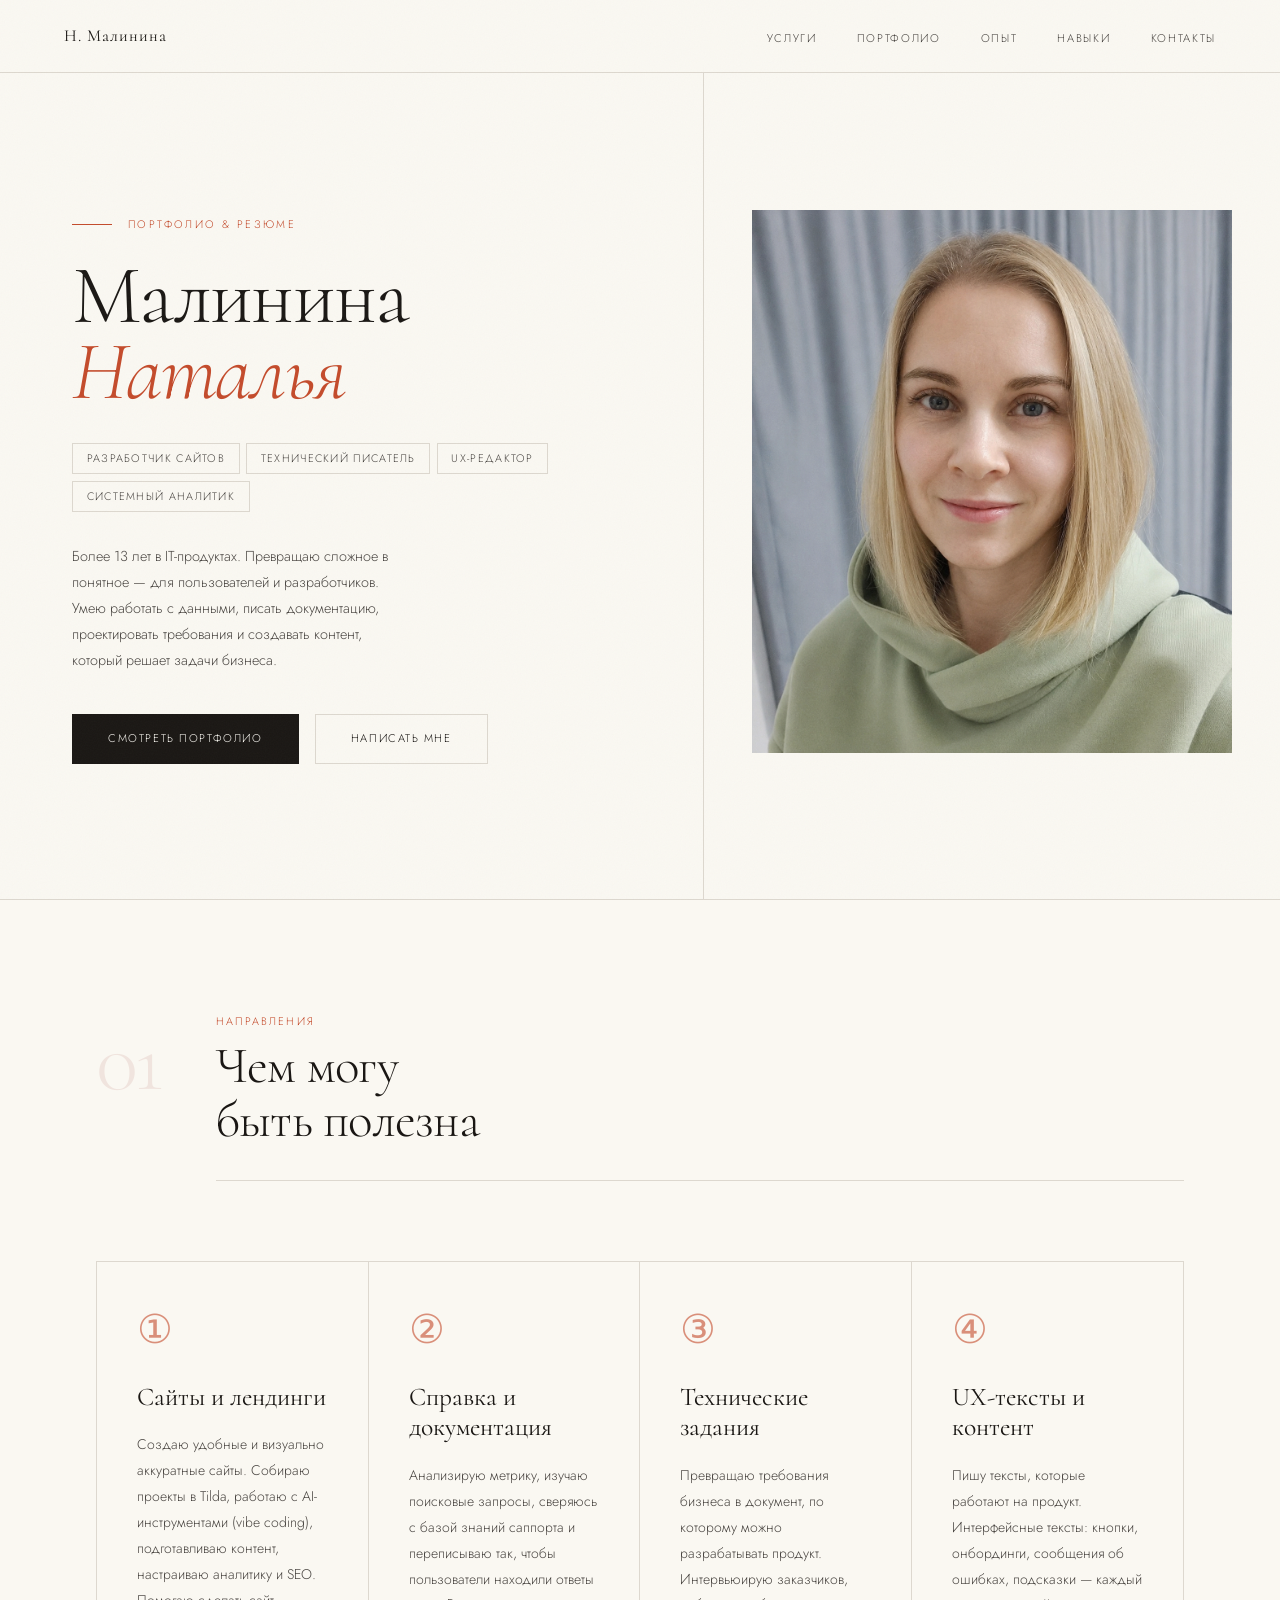
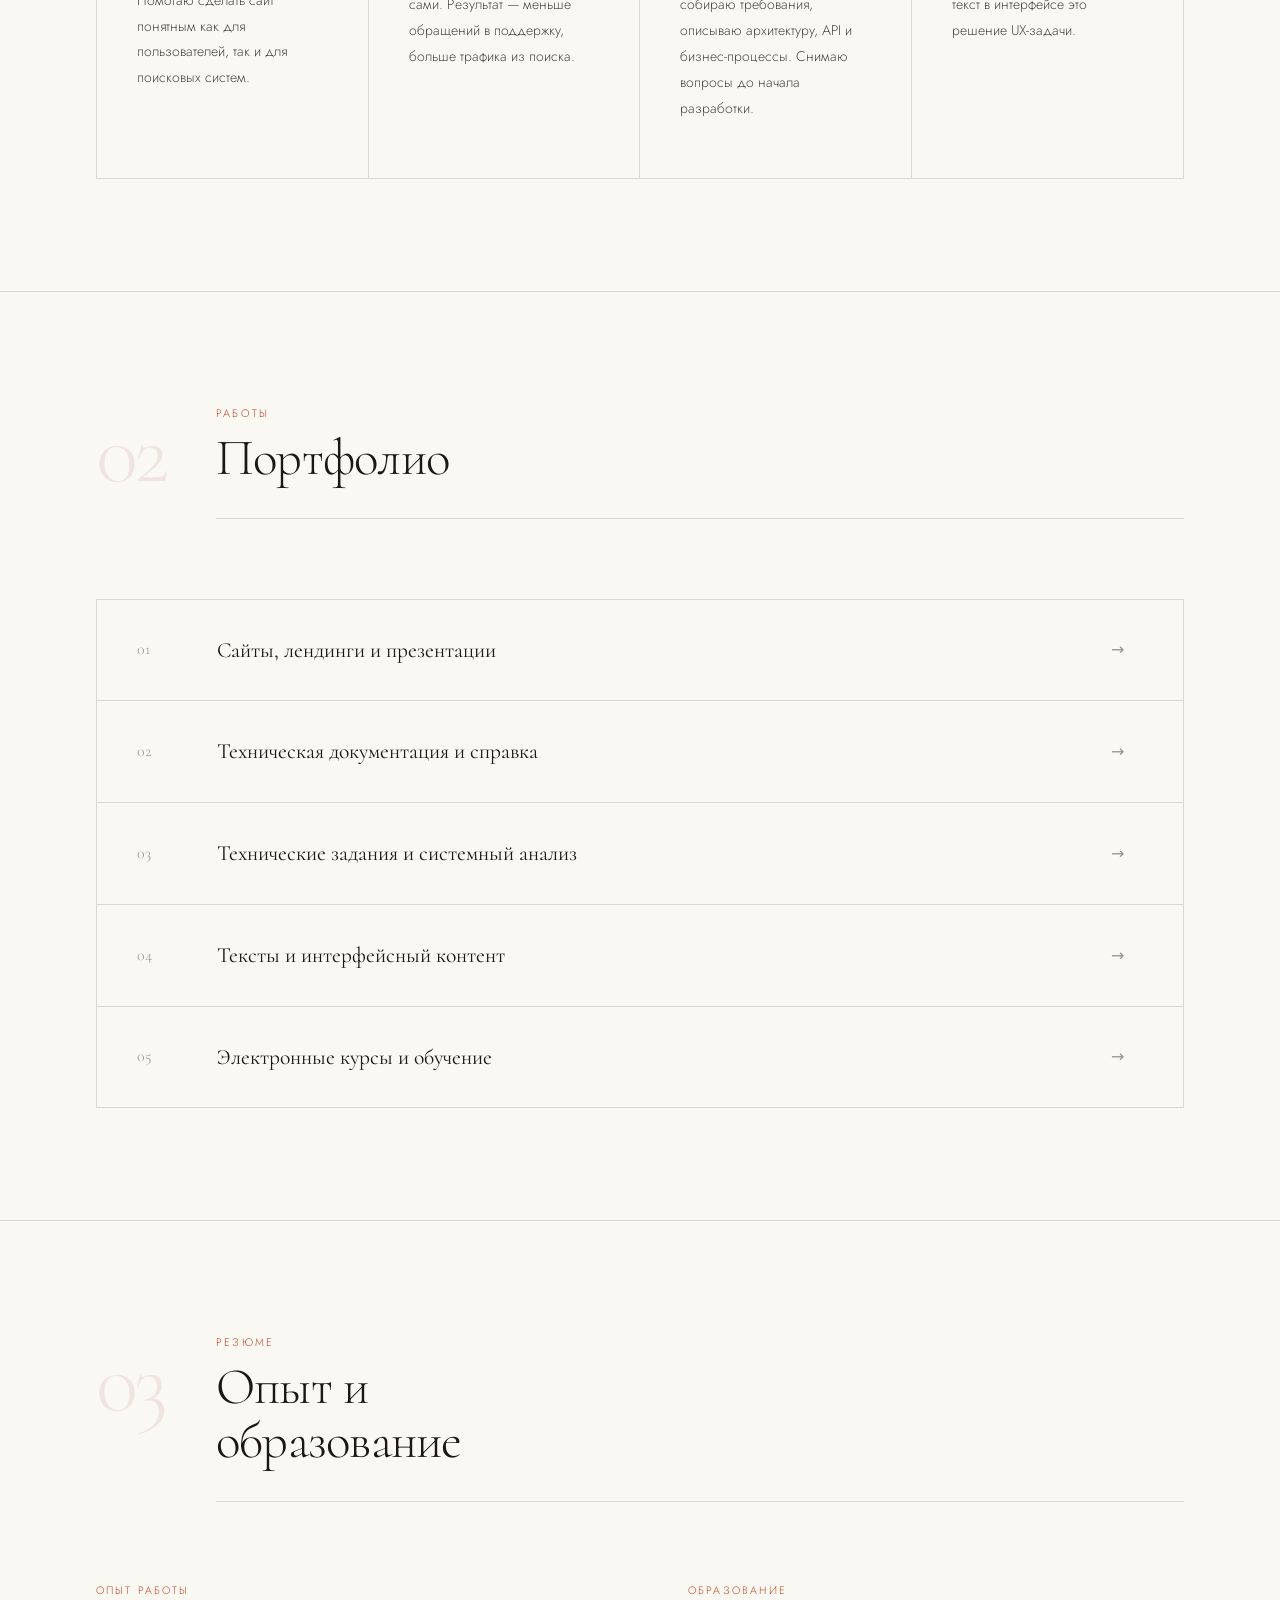
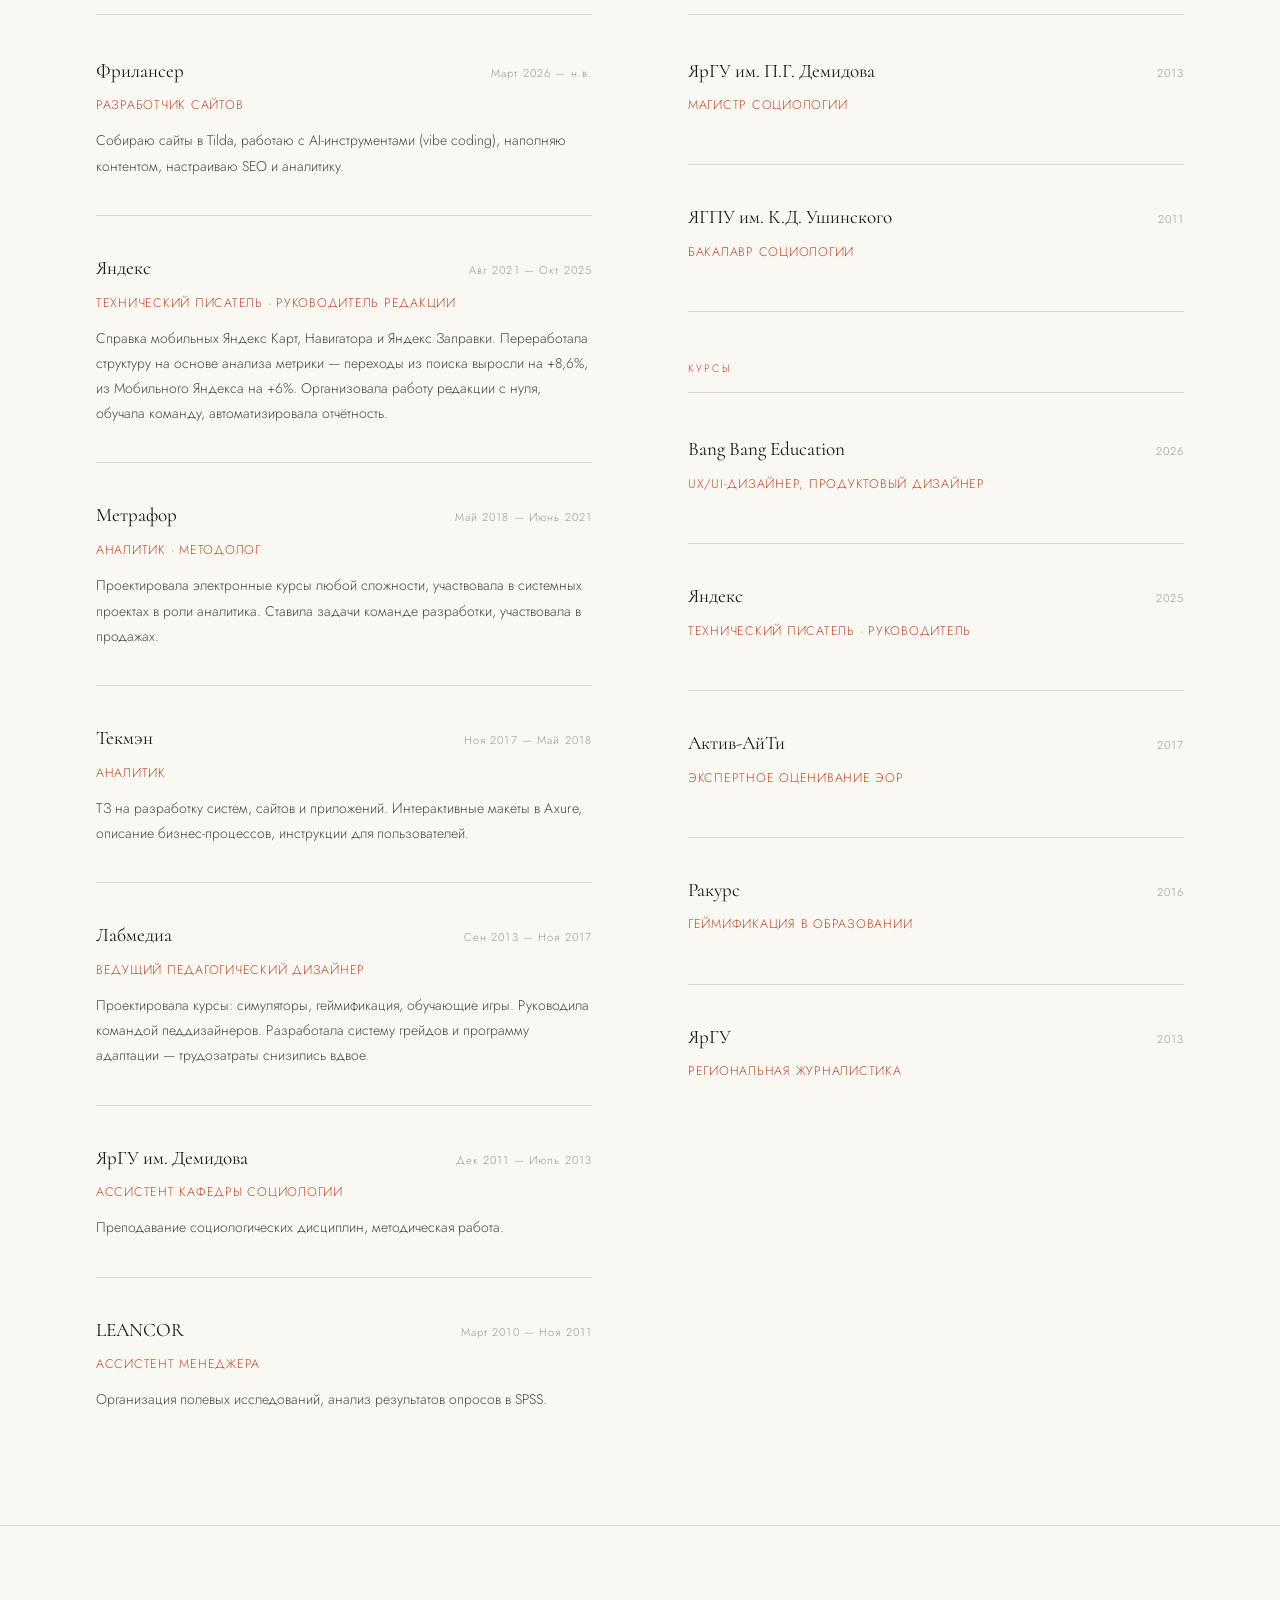
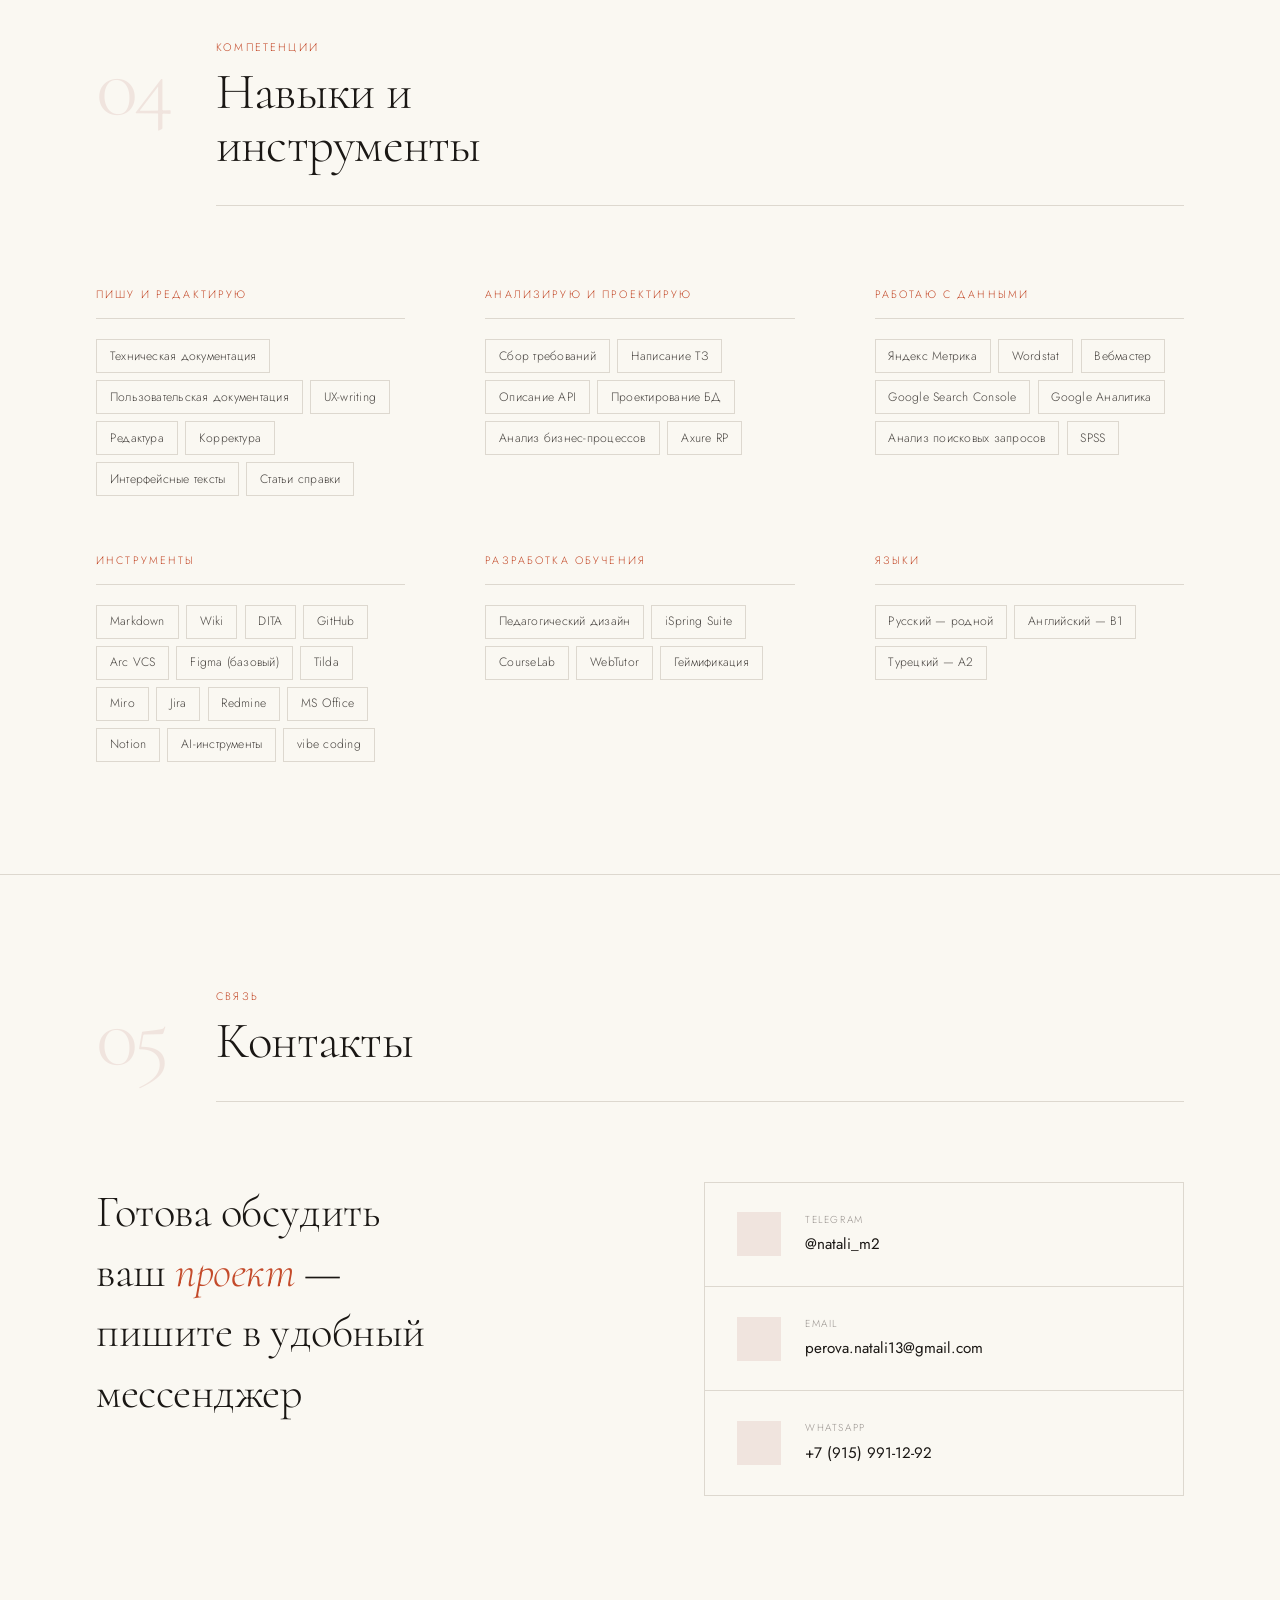
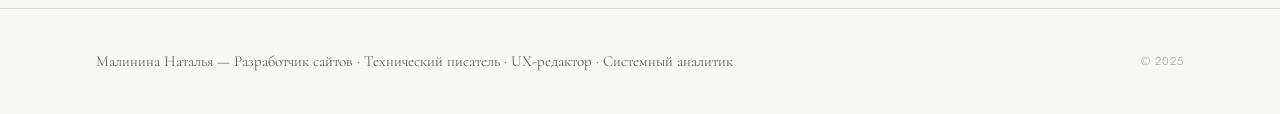
<file: index.html>
<!DOCTYPE html>
<html lang="ru">
<head>
  <meta charset="UTF-8">
  <meta name="viewport" content="width=device-width, initial-scale=1.0">
  <title>Малинина Наталья — Разработчик сайтов · Технический писатель · UX-редактор</title>
  <link rel="preconnect" href="https://fonts.googleapis.com">
  <link rel="preconnect" href="https://fonts.gstatic.com" crossorigin>
  <link href="https://fonts.googleapis.com/css2?family=Cormorant:ital,wght@0,300;0,400;0,600;1,300;1,400&family=Jost:wght@300;400;500&display=swap" rel="stylesheet">
  <style>
    *, *::before, *::after { box-sizing: border-box; margin: 0; padding: 0; }

    :root {
      --cream: #faf8f2;
      --ink: #1a1714;
      --ink-light: #4a4642;
      --ink-faint: #9a9490;
      --accent: #c44b2b;
      --accent-light: #f0e4de;
      --rule: #ddd8cf;
      --serif: 'Cormorant', Georgia, serif;
      --sans: 'Jost', system-ui, sans-serif;
    }

    html { scroll-behavior: smooth; }

    body {
      background: var(--cream);
      color: var(--ink);
      font-family: var(--sans);
      font-weight: 300;
      line-height: 1.7;
      overflow-x: hidden;
    }

    body::after {
      content: '';
      position: fixed;
      inset: 0;
      background-image: url("data:image/svg+xml,%3Csvg xmlns='http://www.w3.org/2000/svg' width='300' height='300'%3E%3Cfilter id='n'%3E%3CfeTurbulence type='fractalNoise' baseFrequency='0.75' numOctaves='4' stitchTiles='stitch'/%3E%3C/filter%3E%3Crect width='100%25' height='100%25' filter='url(%23n)' opacity='0.03'/%3E%3C/svg%3E");
      pointer-events: none;
      z-index: 9999;
    }

    /* ── NAV ── */
    nav {
      position: fixed;
      top: 0; left: 0; right: 0;
      z-index: 200;
      padding: 1.4rem 4rem;
      display: flex;
      justify-content: space-between;
      align-items: center;
    }

    nav::before {
      content: '';
      position: absolute;
      inset: 0;
      background: rgba(250, 248, 242, 0.9);
      backdrop-filter: blur(14px);
      -webkit-backdrop-filter: blur(14px);
      border-bottom: 1px solid var(--rule);
    }

    .nav-logo {
      font-family: var(--serif);
      font-size: 1.05rem;
      font-weight: 400;
      letter-spacing: 0.06em;
      color: var(--ink);
      text-decoration: none;
      position: relative;
    }

    .nav-links {
      display: flex;
      gap: 2.5rem;
      list-style: none;
      position: relative;
    }

    .nav-links a {
      font-size: 0.7rem;
      letter-spacing: 0.15em;
      text-transform: uppercase;
      color: var(--ink-light);
      text-decoration: none;
      transition: color 0.2s;
    }

    .nav-links a:hover,
    .nav-links a.active { color: var(--accent); }

    /* ── HERO ── */
    .hero {
      min-height: 100vh;
      display: grid;
      grid-template-columns: 1.1fr 0.9fr;
      padding-top: 4rem;
      border-bottom: 1px solid var(--rule);
    }

    .hero-left {
      padding: 5rem 3rem 4rem 4.5rem;
      display: flex;
      flex-direction: column;
      justify-content: center;
      border-right: 1px solid var(--rule);
    }

    .hero-eyebrow {
      font-size: 0.68rem;
      letter-spacing: 0.22em;
      text-transform: uppercase;
      color: var(--accent);
      margin-bottom: 1.5rem;
      display: flex;
      align-items: center;
      gap: 1rem;
    }

    .hero-eyebrow::before {
      content: '';
      display: block;
      width: 2.5rem;
      height: 1px;
      background: var(--accent);
      flex-shrink: 0;
    }

    .hero-name {
      font-family: var(--serif);
      font-size: clamp(3.2rem, 6.5vw, 5.5rem);
      font-weight: 300;
      line-height: 0.92;
      letter-spacing: -0.02em;
      margin-bottom: 2rem;
    }

    .hero-name em {
      font-style: italic;
      color: var(--accent);
    }

    .hero-roles {
      display: flex;
      flex-wrap: wrap;
      gap: 0.4rem;
      margin-bottom: 2rem;
    }

    .role-chip {
      font-size: 0.68rem;
      letter-spacing: 0.12em;
      text-transform: uppercase;
      padding: 0.35rem 0.85rem;
      border: 1px solid var(--rule);
      color: var(--ink-light);
    }

    .hero-bio {
      font-size: 0.9rem;
      line-height: 1.8;
      color: var(--ink-light);
      max-width: 40ch;
      margin-bottom: 2.5rem;
    }

    .hero-cta {
      display: flex;
      gap: 1rem;
      flex-wrap: wrap;
    }

    .btn {
      display: inline-block;
      padding: 0.9rem 2.2rem;
      font-family: var(--sans);
      font-size: 0.7rem;
      letter-spacing: 0.14em;
      text-transform: uppercase;
      text-decoration: none;
      transition: all 0.25s;
      cursor: pointer;
    }

    .btn-primary {
      background: var(--ink);
      color: var(--cream);
      border: 1px solid var(--ink);
    }

    .btn-primary:hover {
      background: var(--accent);
      border-color: var(--accent);
    }

    .btn-secondary {
      background: transparent;
      color: var(--ink);
      border: 1px solid var(--rule);
    }

    .btn-secondary:hover {
      border-color: var(--accent);
      color: var(--accent);
    }

    .hero-right {
      padding: 0;
      overflow: hidden;
      display: flex;
      align-items: center;
      justify-content: center;
    }

    .hero-photo {
      width: 90%;
      max-width: 480px;
      height: auto;
      object-fit: cover;
      display: block;
    }

    .hero-stat {
      padding: 3rem 2.5rem;
      border-bottom: 1px solid var(--rule);
      transition: background 0.3s;
    }

    .hero-stat:first-child { border-top: 1px solid var(--rule); }
    .hero-stat:hover { background: rgba(255,255,255,0.6); }

    .stat-num {
      font-family: var(--serif);
      font-size: 5rem;
      font-weight: 300;
      line-height: 1;
      color: var(--accent);
      letter-spacing: -0.03em;
    }

    .stat-label {
      font-size: 0.7rem;
      letter-spacing: 0.14em;
      text-transform: uppercase;
      color: var(--ink-faint);
      margin-top: 0.5rem;
    }

    /* ── SECTIONS ── */
    section {
      padding: 7rem 6rem;
      border-bottom: 1px solid var(--rule);
    }

    .section-header {
      display: grid;
      grid-template-columns: 5.5rem 1fr;
      gap: 2rem;
      align-items: start;
      margin-bottom: 5rem;
    }

    .section-num {
      font-family: var(--serif);
      font-size: 5.5rem;
      font-weight: 300;
      color: var(--accent-light);
      line-height: 1;
      letter-spacing: -0.04em;
      padding-top: 0.3rem;
      user-select: none;
    }

    .section-title-group {
      padding-bottom: 2rem;
      border-bottom: 1px solid var(--rule);
    }

    .section-label {
      font-size: 0.68rem;
      letter-spacing: 0.2em;
      text-transform: uppercase;
      color: var(--accent);
      margin-bottom: 0.6rem;
    }

    .section-title {
      font-family: var(--serif);
      font-size: clamp(2.2rem, 4vw, 3.8rem);
      font-weight: 300;
      line-height: 1.05;
      letter-spacing: -0.015em;
    }

    /* ── SERVICES ── */
    .services-grid {
      display: grid;
      grid-template-columns: repeat(4, 1fr);
      border: 1px solid var(--rule);
    }

    .service-card {
      padding: 3rem 2.5rem 3.5rem;
      border-right: 1px solid var(--rule);
      transition: background 0.3s;
    }

    .service-card:last-child { border-right: none; }
    .service-card:hover { background: rgba(255,255,255,0.75); }

    .service-index {
      font-family: var(--serif);
      font-size: 2.5rem;
      font-weight: 300;
      color: var(--accent);
      opacity: 0.6;
      line-height: 1;
      margin-bottom: 2rem;
    }

    .service-title {
      font-family: var(--serif);
      font-size: 1.6rem;
      font-weight: 400;
      line-height: 1.2;
      margin-bottom: 1.25rem;
    }

    .service-desc {
      font-size: 0.875rem;
      line-height: 1.85;
      color: var(--ink-light);
    }

    /* ── CASES ── */
    .cases-grid {
      display: grid;
      grid-template-columns: 1fr 1fr;
      gap: 2px;
      background: var(--rule);
      border: 1px solid var(--rule);
    }

    .case-card {
      background: var(--cream);
      padding: 3.5rem 3rem;
      position: relative;
      overflow: hidden;
      transition: background 0.3s;
    }

    .case-card:hover { background: rgba(255,255,255,0.85); }

    .case-accent-bar {
      position: absolute;
      top: 0; left: 0; right: 0;
      height: 3px;
      background: var(--accent);
      transform: scaleX(0);
      transform-origin: left;
      transition: transform 0.4s ease;
    }

    .case-card:hover .case-accent-bar { transform: scaleX(1); }

    .case-tag {
      font-size: 0.65rem;
      letter-spacing: 0.16em;
      text-transform: uppercase;
      color: var(--accent);
      margin-bottom: 1.5rem;
    }

    .case-title {
      font-family: var(--serif);
      font-size: 1.75rem;
      font-weight: 400;
      line-height: 1.2;
      margin-bottom: 1.5rem;
    }

    .case-desc {
      font-size: 0.875rem;
      line-height: 1.85;
      color: var(--ink-light);
      margin-bottom: 2.5rem;
    }

    .case-metrics {
      display: flex;
      gap: 2.5rem;
      padding-top: 2rem;
      border-top: 1px solid var(--rule);
    }

    .metric-num {
      font-family: var(--serif);
      font-size: 2.2rem;
      font-weight: 300;
      color: var(--accent);
      line-height: 1;
      display: block;
    }

    .metric-label {
      font-size: 0.68rem;
      letter-spacing: 0.1em;
      text-transform: uppercase;
      color: var(--ink-faint);
      margin-top: 0.4rem;
    }

    /* ── PORTFOLIO ── */
    .portfolio-list {
      border: 1px solid var(--rule);
    }

    .portfolio-item {
      display: grid;
      grid-template-columns: 3.5rem 1fr 2rem;
      gap: 1.5rem;
      align-items: center;
      padding: 2rem 2.5rem;
      border-bottom: 1px solid var(--rule);
      text-decoration: none;
      color: inherit;
      transition: background 0.2s, padding-left 0.3s;
    }

    .portfolio-item:last-child { border-bottom: none; }

    .portfolio-item:hover {
      background: rgba(255,255,255,0.8);
      padding-left: 3.5rem;
    }

    .pi-num {
      font-family: var(--serif);
      font-size: 1rem;
      color: var(--ink-faint);
    }

    .pi-body { display: flex; align-items: center; gap: 1rem; }
    .pi-icon { font-size: 1.2rem; flex-shrink: 0; }

    .pi-title {
      font-family: var(--serif);
      font-size: 1.35rem;
      font-weight: 400;
    }

    .pi-arrow {
      color: var(--ink-faint);
      font-size: 1rem;
      transition: transform 0.25s, color 0.25s;
    }

    .portfolio-item:hover .pi-arrow {
      transform: translateX(5px);
      color: var(--accent);
    }

    /* ── EXPERIENCE ── */
    .exp-layout {
      display: grid;
      grid-template-columns: 1fr 1fr;
      gap: 6rem;
      align-items: start;
    }

    .exp-column-label {
      font-size: 0.67rem;
      letter-spacing: 0.2em;
      text-transform: uppercase;
      color: var(--accent);
      padding-bottom: 0.85rem;
      border-bottom: 1px solid var(--rule);
      margin-bottom: 2.5rem;
    }

    .exp-item {
      padding-bottom: 2.25rem;
      margin-bottom: 2.25rem;
      border-bottom: 1px solid var(--rule);
    }

    .exp-item:last-child {
      border-bottom: none;
      padding-bottom: 0;
      margin-bottom: 0;
    }

    .exp-meta {
      display: flex;
      justify-content: space-between;
      align-items: baseline;
      gap: 1rem;
      margin-bottom: 0.5rem;
    }

    .exp-company {
      font-family: var(--serif);
      font-size: 1.2rem;
      font-weight: 400;
    }

    .exp-date {
      font-size: 0.7rem;
      letter-spacing: 0.1em;
      color: var(--ink-faint);
      white-space: nowrap;
    }

    .exp-role {
      font-size: 0.78rem;
      letter-spacing: 0.06em;
      color: var(--accent);
      text-transform: uppercase;
      margin-bottom: 0.75rem;
    }

    .exp-desc {
      font-size: 0.875rem;
      line-height: 1.8;
      color: var(--ink-light);
    }

    .exp-sublabel {
      margin-top: 3rem;
    }

    /* ── SKILLS ── */
    .skills-grid {
      display: grid;
      grid-template-columns: repeat(3, 1fr);
      gap: 3.5rem 5rem;
    }

    .skill-group-label {
      font-size: 0.67rem;
      letter-spacing: 0.2em;
      text-transform: uppercase;
      color: var(--accent);
      padding-bottom: 0.85rem;
      border-bottom: 1px solid var(--rule);
      margin-bottom: 1.25rem;
    }

    .skill-tags {
      display: flex;
      flex-wrap: wrap;
      gap: 0.45rem;
    }

    .skill-tag {
      font-size: 0.76rem;
      padding: 0.35rem 0.8rem;
      border: 1px solid var(--rule);
      color: var(--ink-light);
      letter-spacing: 0.02em;
      transition: all 0.2s;
      cursor: default;
    }

    .skill-tag:hover {
      border-color: var(--ink-light);
      color: var(--ink);
      background: rgba(255,255,255,0.7);
    }

    /* ── CONTACT ── */
    .contact-layout {
      display: grid;
      grid-template-columns: 1fr 1fr;
      gap: 8rem;
      align-items: start;
    }

    .contact-headline {
      font-family: var(--serif);
      font-size: clamp(2rem, 3.5vw, 3rem);
      font-weight: 300;
      line-height: 1.35;
      letter-spacing: -0.01em;
    }

    .contact-headline em {
      font-style: italic;
      color: var(--accent);
    }

    .contact-links {
      display: flex;
      flex-direction: column;
      gap: 0;
      border: 1px solid var(--rule);
    }

    .contact-link {
      display: flex;
      align-items: center;
      gap: 1.5rem;
      text-decoration: none;
      color: var(--ink);
      padding: 1.75rem 2rem;
      border-bottom: 1px solid var(--rule);
      transition: background 0.2s, padding-left 0.25s;
    }

    .contact-link:last-child { border-bottom: none; }

    .contact-link:hover {
      background: rgba(255,255,255,0.85);
      padding-left: 2.75rem;
    }

    .cl-icon {
      width: 2.75rem;
      height: 2.75rem;
      background: var(--accent-light);
      color: var(--accent);
      display: flex;
      align-items: center;
      justify-content: center;
      font-size: 1.1rem;
      flex-shrink: 0;
    }

    .cl-text-label {
      font-size: 0.63rem;
      letter-spacing: 0.16em;
      text-transform: uppercase;
      color: var(--ink-faint);
      display: block;
      margin-bottom: 0.15rem;
    }

    .cl-text-value { font-weight: 400; font-size: 0.95rem; }

    /* ── FOOTER ── */
    footer {
      padding: 2.5rem 6rem;
      display: flex;
      justify-content: space-between;
      align-items: center;
      border-bottom: none;
    }

    .footer-name {
      font-family: var(--serif);
      font-size: 0.95rem;
      color: var(--ink-light);
    }

    .footer-copy {
      font-size: 0.72rem;
      letter-spacing: 0.08em;
      color: var(--ink-faint);
    }

    /* ── ANIMATIONS ── */
    .reveal {
      opacity: 0;
      transform: translateY(28px);
      transition: opacity 0.75s ease, transform 0.75s ease;
    }

    .reveal.in { opacity: 1; transform: none; }

    /* ── RESPONSIVE ── */
    @media (max-width: 1100px) {
      .hero { grid-template-columns: 1fr; }
      .hero-right { display: none; }
      .hero-left { padding: 9rem 4rem 6rem; border-right: none; }
      section { padding: 5rem 4rem; }
      .services-grid {
        grid-template-columns: repeat(2, 1fr);
      }
      .service-card { border-bottom: 1px solid var(--rule); }
      .service-card:nth-child(odd) { border-right: 1px solid var(--rule); }
      .service-card:nth-last-child(-n+2):nth-child(odd):last-child { border-bottom: none; }
      .service-card:last-child { border-bottom: none; }
      .cases-grid { grid-template-columns: 1fr; }
      .exp-layout { grid-template-columns: 1fr; gap: 3.5rem; }
      .skills-grid { grid-template-columns: repeat(2, 1fr); }
      .contact-layout { grid-template-columns: 1fr; gap: 3rem; }
      nav { padding: 1.3rem 2.5rem; }
    }

    @media (max-width: 768px) {
      section { padding: 4rem 1.75rem; }
      .hero-left { padding: 8rem 1.75rem 5rem; }
      footer { padding: 2rem 1.75rem; flex-direction: column; gap: 0.75rem; text-align: center; }
      .nav-links { display: none; }
      nav { padding: 1.1rem 1.75rem; }
      .section-header { grid-template-columns: 1fr; gap: 0.5rem; }
      .section-num { font-size: 3rem; }
      .skills-grid { grid-template-columns: 1fr; gap: 2.5rem; }
      .portfolio-item { grid-template-columns: 2rem 1fr 1.5rem; gap: 1rem; padding: 1.5rem 1.25rem; }
      .portfolio-item:hover { padding-left: 2rem; }
      .hero-name { font-size: clamp(3.5rem, 15vw, 6rem); }
    }
  </style>
</head>
<body>

  <!-- Navigation -->
  <nav>
    <a href="#top" class="nav-logo">Н. Малинина</a>
    <ul class="nav-links">
      <li><a href="#services">Услуги</a></li>
      <li><a href="#portfolio">Портфолио</a></li>
      <li><a href="#experience">Опыт</a></li>
      <li><a href="#skills">Навыки</a></li>
      <li><a href="#contact">Контакты</a></li>
    </ul>
  </nav>

  <!-- Hero -->
  <div class="hero" id="top">
    <div class="hero-left">
      <p class="hero-eyebrow">Портфолио &amp; Резюме</p>
      <h1 class="hero-name">Малинина<br><em>Наталья</em></h1>
      <div class="hero-roles">
        <span class="role-chip">Разработчик сайтов</span>
        <span class="role-chip">Технический писатель</span>
        <span class="role-chip">UX-редактор</span>
        <span class="role-chip">Системный аналитик</span>
      </div>
      <p class="hero-bio">
        Более 13 лет в IT-продуктах. Превращаю сложное в понятное — для пользователей и разработчиков. Умею работать с данными, писать документацию, проектировать требования и создавать контент, который решает задачи бизнеса.
      </p>
      <div class="hero-cta">
        <a href="#portfolio" class="btn btn-primary">Смотреть портфолио</a>
        <a href="#contact" class="btn btn-secondary">Написать мне</a>
      </div>
    </div>
    <div class="hero-right">
      <img src="foto-new.png" alt="Фото" class="hero-photo">
    </div>
  </div>

  <!-- Services -->
  <section id="services">
    <div class="section-header reveal">
      <div class="section-num">01</div>
      <div class="section-title-group">
        <p class="section-label">Направления</p>
        <h2 class="section-title">Чем могу<br>быть полезна</h2>
      </div>
    </div>
    <div class="services-grid reveal">
      <div class="service-card">
        <div class="service-index">①</div>
        <h3 class="service-title">Сайты и лендинги</h3>
        <p class="service-desc">Создаю удобные и визуально аккуратные сайты. Собираю проекты в Tilda, работаю с AI-инструментами (vibe coding), подготавливаю контент, настраиваю аналитику и SEO. Помогаю сделать сайт понятным как для пользователей, так и для поисковых систем.</p>
      </div>
      <div class="service-card">
        <div class="service-index">②</div>
        <h3 class="service-title">Справка и документация</h3>
        <p class="service-desc">Анализирую метрику, изучаю поисковые запросы, сверяюсь с базой знаний саппорта и переписываю так, чтобы пользователи находили ответы сами. Результат — меньше обращений в поддержку, больше трафика из поиска.</p>
      </div>
      <div class="service-card">
        <div class="service-index">③</div>
        <h3 class="service-title">Технические задания</h3>
        <p class="service-desc">Превращаю требования бизнеса в документ, по которому можно разрабатывать продукт. Интервьюирую заказчиков, собираю требования, описываю архитектуру, API и бизнес-процессы. Снимаю вопросы до начала разработки.</p>
      </div>
      <div class="service-card">
        <div class="service-index">④</div>
        <h3 class="service-title">UX-тексты и контент</h3>
        <p class="service-desc">Пишу тексты, которые работают на продукт. Интерфейсные тексты: кнопки, онбординги, сообщения об ошибках, подсказки — каждый текст в интерфейсе это решение UX-задачи.</p>
      </div>
    </div>
  </section>

  <!-- Portfolio -->
  <section id="portfolio">
    <div class="section-header reveal">
      <div class="section-num">02</div>
      <div class="section-title-group">
        <p class="section-label">Работы</p>
        <h2 class="section-title">Портфолио</h2>
      </div>
    </div>
    <div class="portfolio-list reveal">
      <a href="portfolio-landings.html" class="portfolio-item">
        <span class="pi-num">01</span>
        <span class="pi-body">
          <span class="pi-title">Сайты, лендинги и презентации</span>
        </span>
        <span class="pi-arrow">→</span>
      </a>
      <a href="portfolio-docs.html" class="portfolio-item">
        <span class="pi-num">02</span>
        <span class="pi-body">
          <span class="pi-title">Техническая документация и справка</span>
        </span>
        <span class="pi-arrow">→</span>
      </a>
      <a href="portfolio-specs.html" class="portfolio-item">
        <span class="pi-num">03</span>
        <span class="pi-body">
          <span class="pi-title">Технические задания и системный анализ</span>
        </span>
        <span class="pi-arrow">→</span>
      </a>
      <a href="portfolio-texts.html" class="portfolio-item">
        <span class="pi-num">04</span>
        <span class="pi-body">
          <span class="pi-title">Тексты и интерфейсный контент</span>
        </span>
        <span class="pi-arrow">→</span>
      </a>
      <a href="portfolio-courses.html" class="portfolio-item">
        <span class="pi-num">05</span>
        <span class="pi-body">
          <span class="pi-title">Электронные курсы и обучение</span>
        </span>
        <span class="pi-arrow">→</span>
      </a>
    </div>
  </section>

  <!-- Key Cases — блок скрыт. Кейсы доступны со страниц портфолио:
       case-maps.html (из portfolio-docs.html), case-tms.html (из portfolio-specs.html).
       Чтобы вернуть блок, раскомментируйте секцию и верните нумерацию разделов. -->
  <!--
  <section id="cases">
    <div class="section-header reveal">
      <div class="section-num">03</div>
      <div class="section-title-group">
        <p class="section-label">Опыт</p>
        <h2 class="section-title">Ключевые<br>кейсы</h2>
      </div>
    </div>
    <div class="cases-grid reveal">
      <a href="case-maps.html" class="case-card" style="text-decoration:none;color:inherit;display:block;">
        <div class="case-accent-bar"></div>
        <p class="case-tag">Яндекс · 2021–2025</p>
        <h3 class="case-title">Редизайн справки мобильных Яндекс Карт</h3>
        <p class="case-desc">На основе анализа метрики и поисковых запросов переработала структуру справки. Изменила навигацию с интерфейсной на пользовательскую (по сценариям). Переименовала статьи под реальные поисковые запросы. Добавила новые страницы на основе обращений в поддержку. Объединила дублирующие статьи в единые страницы.</p>
        <div class="case-metrics">
          <div>
            <span class="metric-num">+8,6%</span>
            <span class="metric-label">Из поисковых систем</span>
          </div>
          <div>
            <span class="metric-num">+6%</span>
            <span class="metric-label">Из Мобильного Яндекса</span>
          </div>
        </div>
      </a>
      <a href="case-tms.html" class="case-card" style="text-decoration:none;color:inherit;display:block;">
        <div class="case-accent-bar"></div>
        <p class="case-tag">Арвато Рус · Системный анализ</p>
        <h3 class="case-title">ТЗ на систему управления транспортом (TMS)</h3>
        <p class="case-desc">Интервьюировала заказчиков, собирала и систематизировала требования бизнеса. Описывала архитектуру системы, API и бизнес-процессы. Подготовила техническое задание, которое сняло основные вопросы ещё до начала разработки и позволило команде приступить к работе без лишних итераций.</p>
        <div class="case-metrics">
          <div>
            <span class="metric-num">TMS</span>
            <span class="metric-label">Транспортная система</span>
          </div>
          <div>
            <span class="metric-num">API</span>
            <span class="metric-label">Документация</span>
          </div>
        </div>
      </a>
    </div>
  </section>
  -->

  <!-- Experience & Education -->
  <section id="experience">
    <div class="section-header reveal">
      <div class="section-num">03</div>
      <div class="section-title-group">
        <p class="section-label">Резюме</p>
        <h2 class="section-title">Опыт и<br>образование</h2>
      </div>
    </div>
    <div class="exp-layout">
      <div class="exp-column reveal">
        <p class="exp-column-label">Опыт работы</p>
        <div class="exp-item">
          <div class="exp-meta">
            <span class="exp-company">Фрилансер</span>
            <span class="exp-date">Март 2026 — н.в.</span>
          </div>
          <p class="exp-role">Разработчик сайтов</p>
          <p class="exp-desc">Собираю сайты в Tilda, работаю с AI-инструментами (vibe coding), наполняю контентом, настраиваю SEO и аналитику.</p>
        </div>
        <div class="exp-item">
          <div class="exp-meta">
            <span class="exp-company">Яндекс</span>
            <span class="exp-date">Авг 2021 — Окт 2025</span>
          </div>
          <p class="exp-role">Технический писатель · Руководитель редакции</p>
          <p class="exp-desc">Справка мобильных Яндекс Карт, Навигатора и Яндекс Заправки. Переработала структуру на основе анализа метрики — переходы из поиска выросли на +8,6%, из Мобильного Яндекса на +6%. Организовала работу редакции с нуля, обучала команду, автоматизировала отчётность.</p>
        </div>
        <div class="exp-item">
          <div class="exp-meta">
            <span class="exp-company">Метрафор</span>
            <span class="exp-date">Май 2018 — Июнь 2021</span>
          </div>
          <p class="exp-role">Аналитик · Методолог</p>
          <p class="exp-desc">Проектировала электронные курсы любой сложности, участвовала в системных проектах в роли аналитика. Ставила задачи команде разработки, участвовала в продажах.</p>
        </div>
        <div class="exp-item">
          <div class="exp-meta">
            <span class="exp-company">Текмэн</span>
            <span class="exp-date">Ноя 2017 — Май 2018</span>
          </div>
          <p class="exp-role">Аналитик</p>
          <p class="exp-desc">ТЗ на разработку систем, сайтов и приложений. Интерактивные макеты в Axure, описание бизнес-процессов, инструкции для пользователей.</p>
        </div>
        <div class="exp-item">
          <div class="exp-meta">
            <span class="exp-company">Лабмедиа</span>
            <span class="exp-date">Сен 2013 — Ноя 2017</span>
          </div>
          <p class="exp-role">Ведущий педагогический дизайнер</p>
          <p class="exp-desc">Проектировала курсы: симуляторы, геймификация, обучающие игры. Руководила командой педдизайнеров. Разработала систему грейдов и программу адаптации — трудозатраты снизились вдвое.</p>
        </div>
        <div class="exp-item">
          <div class="exp-meta">
            <span class="exp-company">ЯрГУ им. Демидова</span>
            <span class="exp-date">Дек 2011 — Июль 2013</span>
          </div>
          <p class="exp-role">Ассистент кафедры социологии</p>
          <p class="exp-desc">Преподавание социологических дисциплин, методическая работа.</p>
        </div>
        <div class="exp-item">
          <div class="exp-meta">
            <span class="exp-company">LEANCOR</span>
            <span class="exp-date">Март 2010 — Ноя 2011</span>
          </div>
          <p class="exp-role">Ассистент менеджера</p>
          <p class="exp-desc">Организация полевых исследований, анализ результатов опросов в SPSS.</p>
        </div>
      </div>
      <div class="exp-column reveal">
        <p class="exp-column-label">Образование</p>
        <div class="exp-item">
          <div class="exp-meta">
            <span class="exp-company">ЯрГУ им. П.Г. Демидова</span>
            <span class="exp-date">2013</span>
          </div>
          <p class="exp-role">Магистр социологии</p>
        </div>
        <div class="exp-item">
          <div class="exp-meta">
            <span class="exp-company">ЯГПУ им. К.Д. Ушинского</span>
            <span class="exp-date">2011</span>
          </div>
          <p class="exp-role">Бакалавр социологии</p>
        </div>
        <p class="exp-column-label exp-sublabel">Курсы</p>
        <div class="exp-item">
          <div class="exp-meta">
            <span class="exp-company">Bang Bang Education</span>
            <span class="exp-date">2026</span>
          </div>
          <p class="exp-role">UX/UI-дизайнер, продуктовый дизайнер</p>
        </div>
        <div class="exp-item">
          <div class="exp-meta">
            <span class="exp-company">Яндекс</span>
            <span class="exp-date">2025</span>
          </div>
          <p class="exp-role">Технический писатель · Руководитель</p>
        </div>
        <div class="exp-item">
          <div class="exp-meta">
            <span class="exp-company">Актив-АйТи</span>
            <span class="exp-date">2017</span>
          </div>
          <p class="exp-role">Экспертное оценивание ЭОР</p>
        </div>
        <div class="exp-item">
          <div class="exp-meta">
            <span class="exp-company">Ракурс</span>
            <span class="exp-date">2016</span>
          </div>
          <p class="exp-role">Геймификация в образовании</p>
        </div>
        <div class="exp-item">
          <div class="exp-meta">
            <span class="exp-company">ЯрГУ</span>
            <span class="exp-date">2013</span>
          </div>
          <p class="exp-role">Региональная журналистика</p>
        </div>
      </div>
    </div>
  </section>

  <!-- Skills -->
  <section id="skills">
    <div class="section-header reveal">
      <div class="section-num">04</div>
      <div class="section-title-group">
        <p class="section-label">Компетенции</p>
        <h2 class="section-title">Навыки и<br>инструменты</h2>
      </div>
    </div>
    <div class="skills-grid">
      <div class="reveal">
        <p class="skill-group-label">Пишу и редактирую</p>
        <div class="skill-tags">
          <span class="skill-tag">Техническая документация</span>
          <span class="skill-tag">Пользовательская документация</span>
          <span class="skill-tag">UX-writing</span>
          <span class="skill-tag">Редактура</span>
          <span class="skill-tag">Корректура</span>
          <span class="skill-tag">Интерфейсные тексты</span>
          <span class="skill-tag">Статьи справки</span>
        </div>
      </div>
      <div class="reveal">
        <p class="skill-group-label">Анализирую и проектирую</p>
        <div class="skill-tags">
          <span class="skill-tag">Сбор требований</span>
          <span class="skill-tag">Написание ТЗ</span>
          <span class="skill-tag">Описание API</span>
          <span class="skill-tag">Проектирование БД</span>
          <span class="skill-tag">Анализ бизнес-процессов</span>
          <span class="skill-tag">Axure RP</span>
        </div>
      </div>
      <div class="reveal">
        <p class="skill-group-label">Работаю с данными</p>
        <div class="skill-tags">
          <span class="skill-tag">Яндекс Метрика</span>
          <span class="skill-tag">Wordstat</span>
          <span class="skill-tag">Вебмастер</span>
          <span class="skill-tag">Google Search Console</span>
          <span class="skill-tag">Google Аналитика</span>
          <span class="skill-tag">Анализ поисковых запросов</span>
          <span class="skill-tag">SPSS</span>
        </div>
      </div>
      <div class="reveal">
        <p class="skill-group-label">Инструменты</p>
        <div class="skill-tags">
          <span class="skill-tag">Markdown</span>
          <span class="skill-tag">Wiki</span>
          <span class="skill-tag">DITA</span>
          <span class="skill-tag">GitHub</span>
          <span class="skill-tag">Arc VCS</span>
          <span class="skill-tag">Figma (базовый)</span>
          <span class="skill-tag">Tilda</span>
          <span class="skill-tag">Miro</span>
          <span class="skill-tag">Jira</span>
          <span class="skill-tag">Redmine</span>
          <span class="skill-tag">MS Office</span>
          <span class="skill-tag">Notion</span>
          <span class="skill-tag">AI-инструменты</span>
          <span class="skill-tag">vibe coding</span>
        </div>
      </div>
      <div class="reveal">
        <p class="skill-group-label">Разработка обучения</p>
        <div class="skill-tags">
          <span class="skill-tag">Педагогический дизайн</span>
          <span class="skill-tag">iSpring Suite</span>
          <span class="skill-tag">CourseLab</span>
          <span class="skill-tag">WebTutor</span>
          <span class="skill-tag">Геймификация</span>
        </div>
      </div>
      <div class="reveal">
        <p class="skill-group-label">Языки</p>
        <div class="skill-tags">
          <span class="skill-tag">Русский — родной</span>
          <span class="skill-tag">Английский — B1</span>
          <span class="skill-tag">Турецкий — A2</span>
        </div>
      </div>
    </div>
  </section>

  <!-- Contact -->
  <section id="contact">
    <div class="section-header reveal">
      <div class="section-num">05</div>
      <div class="section-title-group">
        <p class="section-label">Связь</p>
        <h2 class="section-title">Контакты</h2>
      </div>
    </div>
    <div class="contact-layout">
      <div class="reveal">
        <p class="contact-headline">
          Готова обсудить<br>
          ваш <em>проект</em> —<br>
          пишите в удобный<br>
          мессенджер
        </p>
      </div>
      <div class="contact-links reveal">
        <a href="https://t.me/natali_m2" class="contact-link" target="_blank" rel="noopener">
          <div class="cl-icon"></div>
          <div>
            <span class="cl-text-label">Telegram</span>
            <span class="cl-text-value">@natali_m2</span>
          </div>
        </a>
        <a href="mailto:perova.natali13@gmail.com" class="contact-link">
          <div class="cl-icon"></div>
          <div>
            <span class="cl-text-label">Email</span>
            <span class="cl-text-value">perova.natali13@gmail.com</span>
          </div>
        </a>
        <a href="https://wa.me/79159911292" class="contact-link" target="_blank" rel="noopener">
          <div class="cl-icon"></div>
          <div>
            <span class="cl-text-label">WhatsApp</span>
            <span class="cl-text-value">+7 (915) 991-12-92</span>
          </div>
        </a>
      </div>
    </div>
  </section>

  <!-- Footer -->
  <footer>
    <span class="footer-name">Малинина Наталья — Разработчик сайтов · Технический писатель · UX-редактор · Системный аналитик</span>
    <span class="footer-copy">© 2025</span>
  </footer>

  <script>
    // Scroll reveal
    const io = new IntersectionObserver((entries) => {
      entries.forEach((entry, i) => {
        if (entry.isIntersecting) {
          setTimeout(() => entry.target.classList.add('in'), i * 90);
          io.unobserve(entry.target);
        }
      });
    }, { threshold: 0.08, rootMargin: '0px 0px -40px 0px' });

    document.querySelectorAll('.reveal').forEach(el => io.observe(el));

    // Active nav highlight
    const sections = document.querySelectorAll('section[id], div[id="top"]');
    const links = document.querySelectorAll('.nav-links a');

    const navIO = new IntersectionObserver((entries) => {
      entries.forEach(e => {
        if (e.isIntersecting) {
          links.forEach(l => l.classList.remove('active'));
          const id = e.target.id;
          const match = document.querySelector(`.nav-links a[href="#${id}"]`);
          if (match) match.classList.add('active');
        }
      });
    }, { threshold: 0.4 });

    sections.forEach(s => navIO.observe(s));
  </script>
</body>
</html>
</file>
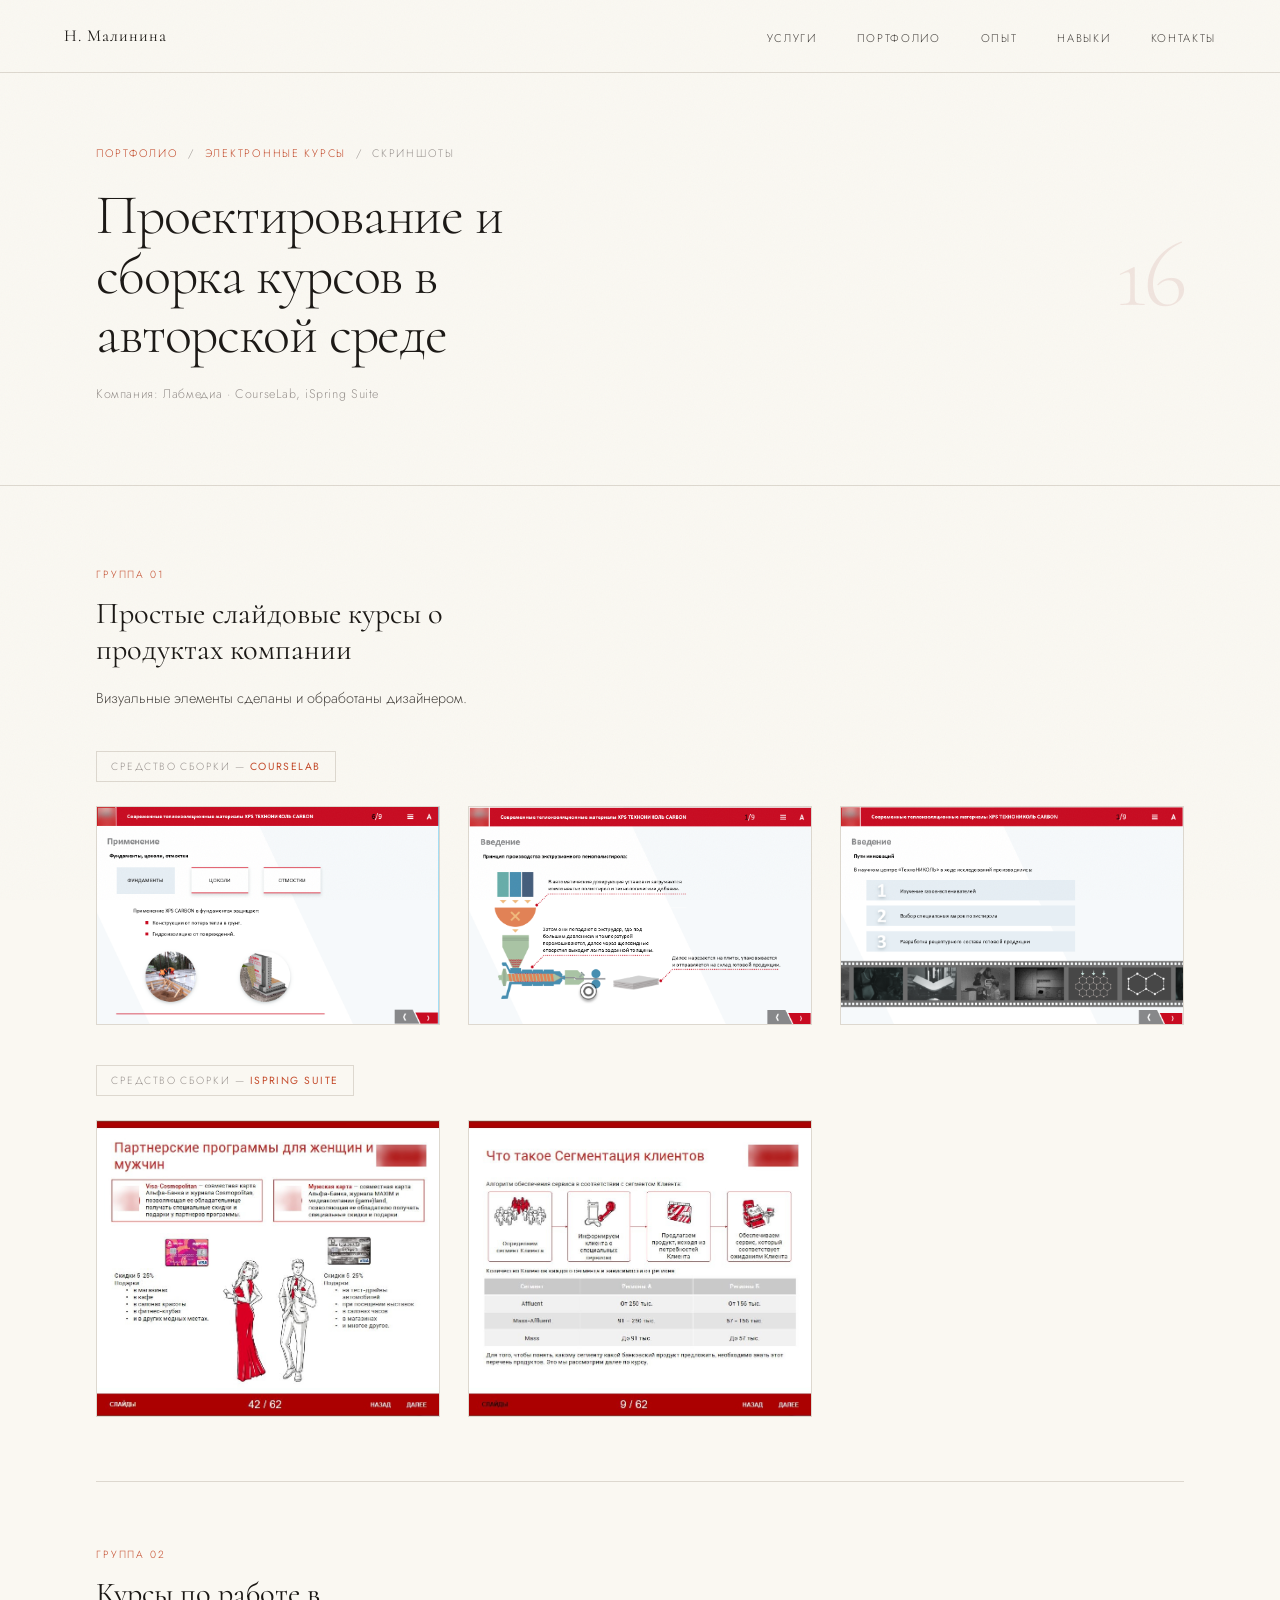
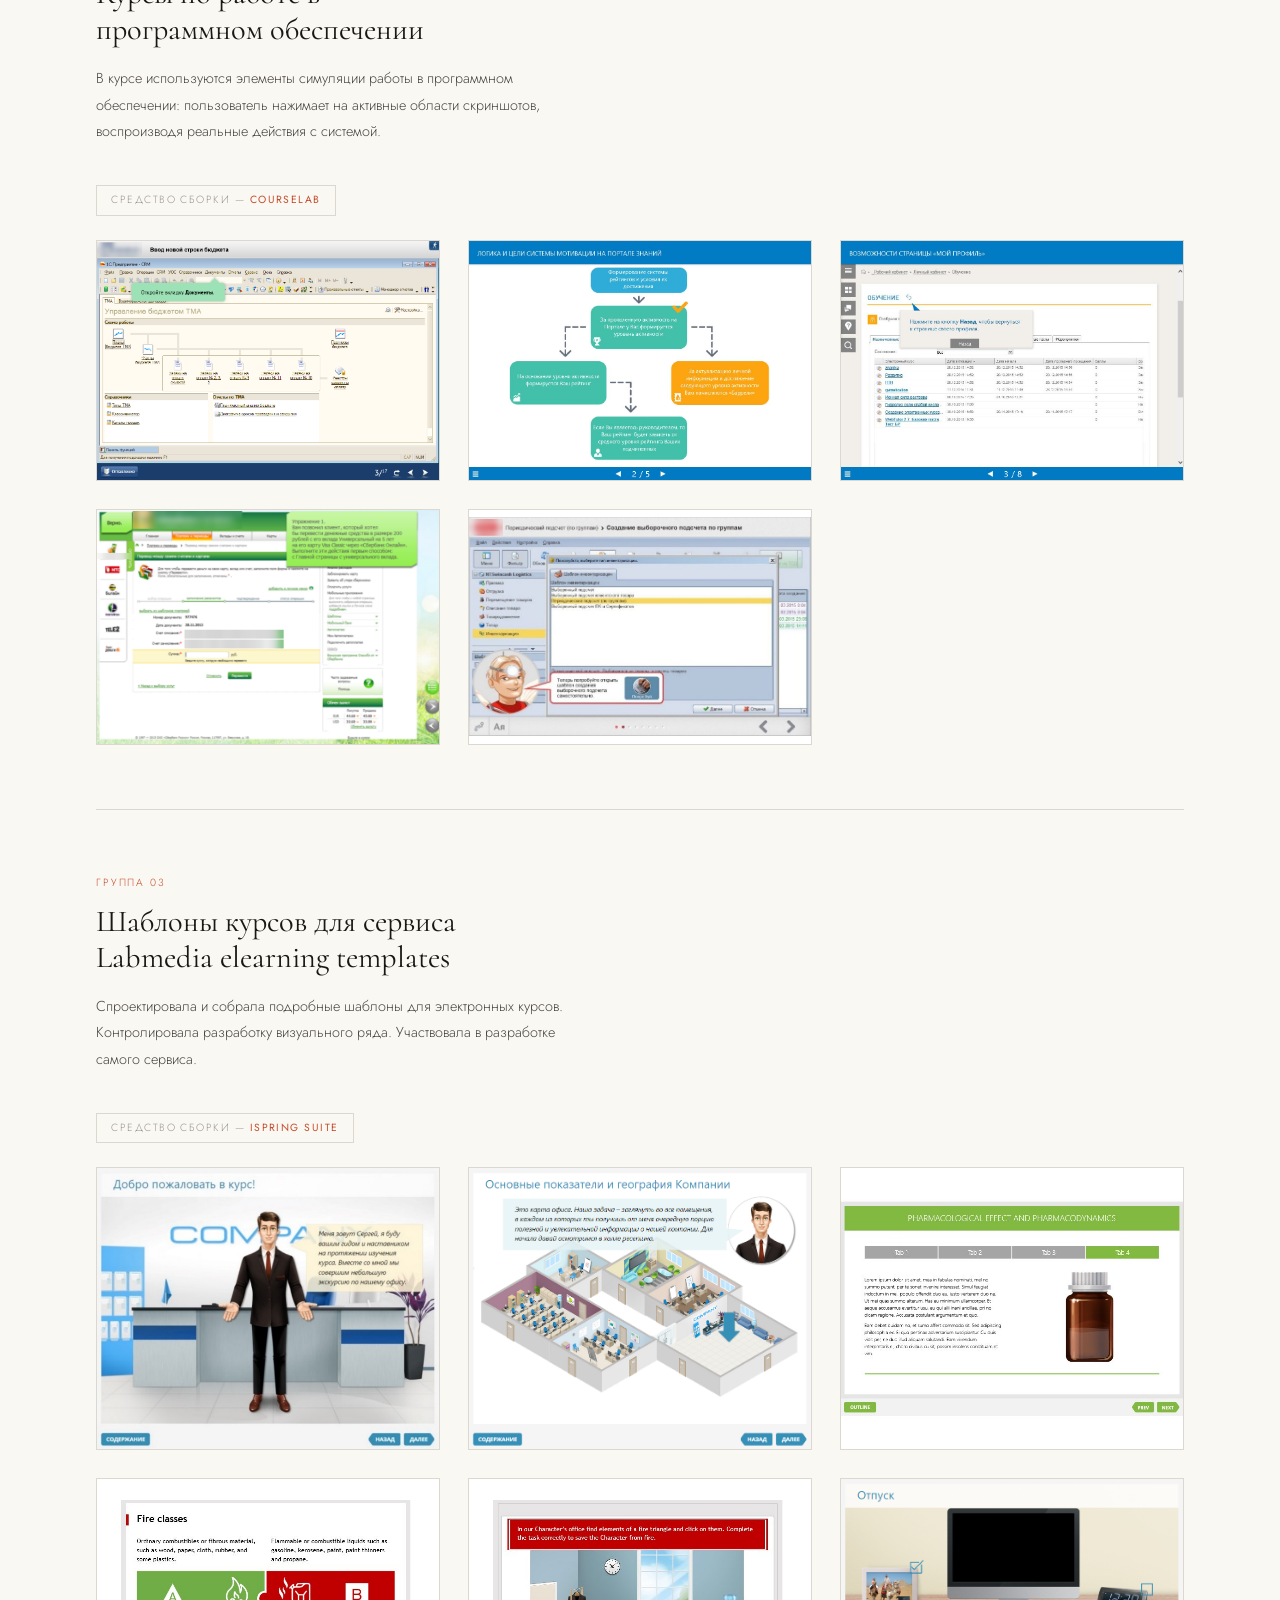
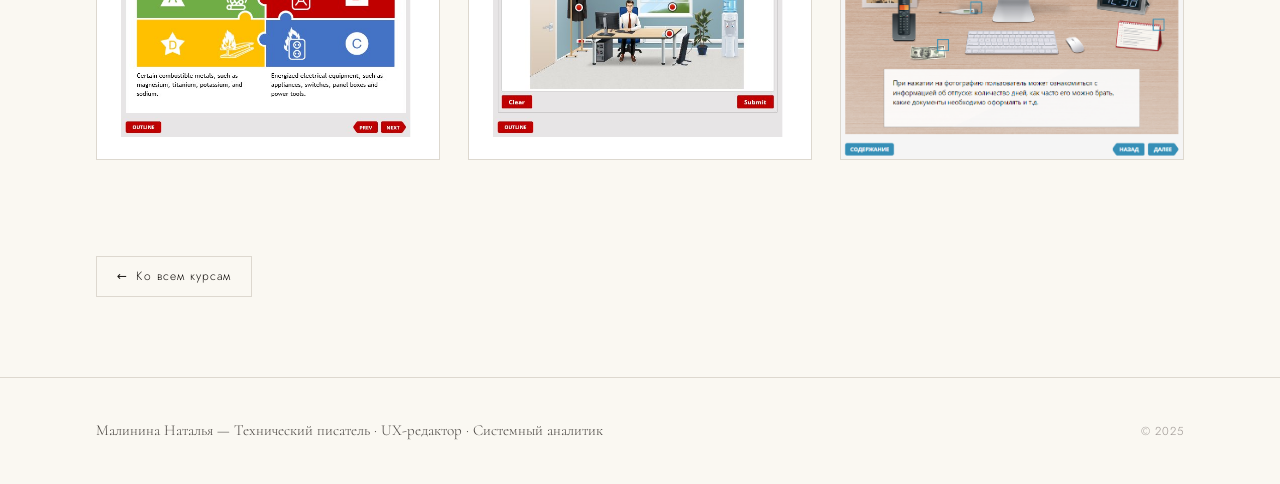
<file: case-authoring.html>
<!DOCTYPE html>
<html lang="ru">
<head>
  <meta charset="UTF-8">
  <meta name="viewport" content="width=device-width, initial-scale=1.0">
  <title>Проектирование и сборка курсов в авторской среде — скриншоты — Малинина Наталья</title>
  <link rel="preconnect" href="https://fonts.googleapis.com">
  <link rel="preconnect" href="https://fonts.gstatic.com" crossorigin>
  <link href="https://fonts.googleapis.com/css2?family=Cormorant:ital,wght@0,300;0,400;0,600;1,300;1,400&family=Jost:wght@300;400;500&display=swap" rel="stylesheet">
  <link rel="stylesheet" href="style.css">
  <style>
    .page-hero {
      padding: 9rem 6rem 5rem;
      border-bottom: 1px solid var(--rule);
      display: grid;
      grid-template-columns: 1fr auto;
      gap: 3rem;
      align-items: end;
    }
    .breadcrumb { font-size: 0.68rem; letter-spacing: 0.16em; text-transform: uppercase; color: var(--ink-faint); margin-bottom: 1.5rem; }
    .breadcrumb a { color: var(--accent); text-decoration: none; }
    .breadcrumb a:hover { text-decoration: underline; }
    .breadcrumb span { margin: 0 0.6rem; }
    .page-title { font-family: var(--serif); font-size: clamp(2.2rem, 4.4vw, 3.8rem); font-weight: 300; line-height: 1.05; letter-spacing: -0.02em; max-width: 20ch; }
    .page-company { font-size: 0.78rem; color: var(--ink-faint); letter-spacing: 0.05em; margin-top: 1.25rem; }
    .page-count { font-family: var(--serif); font-size: 6rem; font-weight: 300; color: var(--accent-light); line-height: 1; letter-spacing: -0.04em; align-self: center; }

    .shots { padding: 5rem 6rem 6rem; }

    .shot-group { border-bottom: 1px solid var(--rule); padding-bottom: 4rem; margin-bottom: 4rem; }
    .shot-group:last-child { border-bottom: none; padding-bottom: 0; margin-bottom: 0; }

    .group-num { font-size: 0.65rem; letter-spacing: 0.18em; text-transform: uppercase; color: var(--accent); margin-bottom: 0.75rem; }
    .group-title { font-family: var(--serif); font-size: 1.9rem; font-weight: 400; line-height: 1.2; margin-bottom: 1rem; max-width: 26ch; }
    .group-desc { font-size: 0.9rem; line-height: 1.85; color: var(--ink-light); max-width: 62ch; }

    .tool-label {
      display: inline-block;
      font-size: 0.65rem;
      letter-spacing: 0.14em;
      text-transform: uppercase;
      color: var(--ink-faint);
      border: 1px solid var(--rule);
      padding: 0.35rem 0.9rem;
      margin: 2.5rem 0 1.5rem;
    }
    .tool-label strong { color: var(--accent); font-weight: 400; }

    .shot-grid {
      display: grid;
      grid-template-columns: repeat(auto-fill, minmax(320px, 1fr));
      gap: 1.75rem;
    }

    .shot {
      display: block;
      padding: 0;
      border: 1px solid var(--rule);
      background: #fff;
      cursor: zoom-in;
      transition: border-color 0.2s, transform 0.2s;
      width: 100%;
    }
    .shot:hover { border-color: var(--accent); transform: translateY(-2px); }
    .shot img { display: block; width: 100%; height: auto; }

    /* ── LIGHTBOX ── */
    .lightbox {
      position: fixed;
      inset: 0;
      z-index: 500;
      background: rgba(26, 23, 20, 0.94);
      display: flex;
      align-items: center;
      justify-content: center;
      padding: 3rem;
      cursor: zoom-out;
    }
    .lightbox img { max-width: 100%; max-height: 100%; object-fit: contain; }
    .lightbox-close {
      position: absolute;
      top: 1.5rem;
      right: 2rem;
      font-size: 2rem;
      line-height: 1;
      color: var(--cream);
      background: none;
      border: none;
      cursor: pointer;
      font-family: var(--sans);
      font-weight: 300;
    }

    .back-row { padding: 0 6rem 5rem; }
    .back-link {
      display: inline-flex;
      align-items: center;
      gap: 0.5rem;
      font-size: 0.75rem;
      letter-spacing: 0.08em;
      text-decoration: none;
      color: var(--ink);
      padding: 0.6rem 1.25rem;
      border: 1px solid var(--rule);
      transition: all 0.2s;
    }
    .back-link:hover { border-color: var(--accent); color: var(--accent); }
    .back-link::before { content: '← '; }

    @media (max-width: 900px) {
      .page-hero { padding: 9rem 1.75rem 4rem; grid-template-columns: 1fr; }
      .page-count { display: none; }
      .shots { padding: 3rem 1.75rem; }
      .back-row { padding: 0 1.75rem 3rem; }
      .shot-grid { grid-template-columns: 1fr; gap: 1.25rem; }
      .lightbox { padding: 1.25rem; }
    }
  </style>
</head>
<body>

  <nav>
    <a href="index.html" class="nav-logo">Н. Малинина</a>
    <ul class="nav-links">
      <li><a href="index.html#services">Услуги</a></li>
      <li><a href="index.html#portfolio">Портфолио</a></li>
      <li><a href="index.html#experience">Опыт</a></li>
      <li><a href="index.html#skills">Навыки</a></li>
      <li><a href="index.html#contact">Контакты</a></li>
    </ul>
  </nav>

  <div class="page-hero reveal">
    <div>
      <p class="breadcrumb"><a href="index.html">Портфолио</a><span>/</span><a href="portfolio-courses.html">Электронные курсы</a><span>/</span>Скриншоты</p>
      <h1 class="page-title">Проектирование и сборка курсов в авторской среде</h1>
      <p class="page-company">Компания: Лабмедиа · CourseLab, iSpring Suite</p>
    </div>
    <div class="page-count">16</div>
  </div>

  <div class="shots">

    <section class="shot-group reveal">
      <p class="group-num">Группа 01</p>
      <h2 class="group-title">Простые слайдовые курсы о продуктах компании</h2>
      <p class="group-desc">Визуальные элементы сделаны и обработаны дизайнером.</p>

      <p class="tool-label">Средство сборки — <strong>CourseLab</strong></p>
      <div class="shot-grid">
        <button class="shot" type="button"><img src="img/courses-authoring/courselab-1.png" alt="Слайд «Применение» курса о теплоизоляционных материалах XPS ТЕХНОНИКОЛЬ CARBON с переключением между вкладками" loading="lazy"></button>
        <button class="shot" type="button"><img src="img/courses-authoring/courselab-2.png" alt="Слайд «Введение»: схема принципа производства экструзионного пенополистирола с выносками" loading="lazy"></button>
        <button class="shot" type="button"><img src="img/courses-authoring/courselab-3.png" alt="Слайд «Пути инноваций»: нумерованный список направлений исследований научного центра «ТехноНИКОЛЬ»" loading="lazy"></button>
      </div>

      <p class="tool-label">Средство сборки — <strong>iSpring Suite</strong></p>
      <div class="shot-grid">
        <button class="shot" type="button"><img src="img/courses-authoring/ispring-1.jpg" alt="Слайд курса Альфа-Банка «Партнёрские программы для женщин и мужчин» с описанием двух карт" loading="lazy"></button>
        <button class="shot" type="button"><img src="img/courses-authoring/ispring-2.jpg" alt="Слайд курса Альфа-Банка «Что такое сегментация клиентов»: алгоритм сервиса и таблица сегментов" loading="lazy"></button>
      </div>
    </section>

    <section class="shot-group reveal">
      <p class="group-num">Группа 02</p>
      <h2 class="group-title">Курсы по работе в программном обеспечении</h2>
      <p class="group-desc">В курсе используются элементы симуляции работы в программном обеспечении: пользователь нажимает на активные области скриншотов, воспроизводя реальные действия с системой.</p>

      <p class="tool-label">Средство сборки — <strong>CourseLab</strong></p>
      <div class="shot-grid">
        <button class="shot" type="button"><img src="img/courses-authoring/sim-1.png" alt="Симуляция 1С:Предприятие CRM: подсказка «Откройте вкладку Документы» поверх интерфейса управления бюджетом" loading="lazy"></button>
        <button class="shot" type="button"><img src="img/courses-authoring/sim-2.jpg" alt="Слайд «Логика и цели системы мотивации на портале знаний»: блок-схема начисления рейтинга" loading="lazy"></button>
        <button class="shot" type="button"><img src="img/courses-authoring/sim-3.jpg" alt="Симуляция страницы «Мой профиль»: подсказка нажать кнопку «Назад» поверх таблицы назначенных курсов" loading="lazy"></button>
        <button class="shot" type="button"><img src="img/courses-authoring/sim-4.png" alt="Симуляция «Сбербанк ОнЛ@йн»: упражнение на перевод средств между своими счетами и картами" loading="lazy"></button>
        <button class="shot" type="button"><img src="img/courses-authoring/sim-5.jpg" alt="Симуляция складской системы «М.видео»: выбор шаблона инвентаризации с подсказкой персонажа" loading="lazy"></button>
      </div>
    </section>

    <section class="shot-group reveal">
      <p class="group-num">Группа 03</p>
      <h2 class="group-title">Шаблоны курсов для сервиса Labmedia elearning templates</h2>
      <p class="group-desc">Спроектировала и собрала подробные шаблоны для электронных курсов. Контролировала разработку визуального ряда. Участвовала в разработке самого сервиса.</p>

      <p class="tool-label">Средство сборки — <strong>iSpring Suite</strong></p>
      <div class="shot-grid">
        <button class="shot" type="button"><img src="img/courses-authoring/tpl-1.jpg" alt="Шаблон приветственного слайда: персонаж-наставник Сергей встречает пользователя на ресепшене" loading="lazy"></button>
        <button class="shot" type="button"><img src="img/courses-authoring/tpl-2.png" alt="Шаблон слайда с изометрической картой офиса и репликой персонажа-наставника" loading="lazy"></button>
        <button class="shot" type="button"><img src="img/courses-authoring/tpl-3.jpg" alt="Шаблон слайда с вкладками для фармацевтического курса: текст и изображение продукта" loading="lazy"></button>
        <button class="shot" type="button"><img src="img/courses-authoring/tpl-4.jpg" alt="Шаблон слайда «Fire classes»: четыре класса пожаров в виде пазла с пояснениями" loading="lazy"></button>
        <button class="shot" type="button"><img src="img/courses-authoring/tpl-5.png" alt="Шаблон интерактивного задания: найти в офисе элементы треугольника огня и нажать на них" loading="lazy"></button>
        <button class="shot" type="button"><img src="img/courses-authoring/tpl-6.png" alt="Шаблон слайда «Отпуск»: рабочий стол с активными областями, раскрывающими информацию" loading="lazy"></button>
      </div>
    </section>

  </div>

  <div class="back-row reveal">
    <a href="portfolio-courses.html" class="back-link">Ко всем курсам</a>
  </div>

  <footer>
    <span class="footer-name">Малинина Наталья — Технический писатель · UX-редактор · Системный аналитик</span>
    <span class="footer-copy">© 2025</span>
  </footer>

  <script>
    const io = new IntersectionObserver((entries) => {
      entries.forEach((e, i) => {
        if (e.isIntersecting) {
          setTimeout(() => e.target.classList.add('in'), i * 100);
          io.unobserve(e.target);
        }
      });
    }, { threshold: 0.08, rootMargin: '0px 0px -40px 0px' });
    document.querySelectorAll('.reveal').forEach(el => io.observe(el));

    // ── LIGHTBOX ──
    let lightbox = null;

    function closeLightbox() {
      if (!lightbox) return;
      lightbox.remove();
      lightbox = null;
      document.body.style.overflow = '';
    }

    function openLightbox(src, alt) {
      closeLightbox();
      lightbox = document.createElement('div');
      lightbox.className = 'lightbox';
      lightbox.innerHTML = '<button class="lightbox-close" type="button" aria-label="Закрыть">&times;</button>';
      const img = document.createElement('img');
      img.src = src;
      img.alt = alt;
      lightbox.appendChild(img);
      lightbox.addEventListener('click', closeLightbox);
      document.body.appendChild(lightbox);
      document.body.style.overflow = 'hidden';
    }

    document.querySelectorAll('.shot').forEach(btn => {
      const img = btn.querySelector('img');
      btn.setAttribute('aria-label', 'Открыть скриншот: ' + img.alt);
      btn.addEventListener('click', () => openLightbox(img.src, img.alt));
    });

    document.addEventListener('keydown', e => {
      if (e.key === 'Escape') closeLightbox();
    });
  </script>
</body>
</html>
</file>
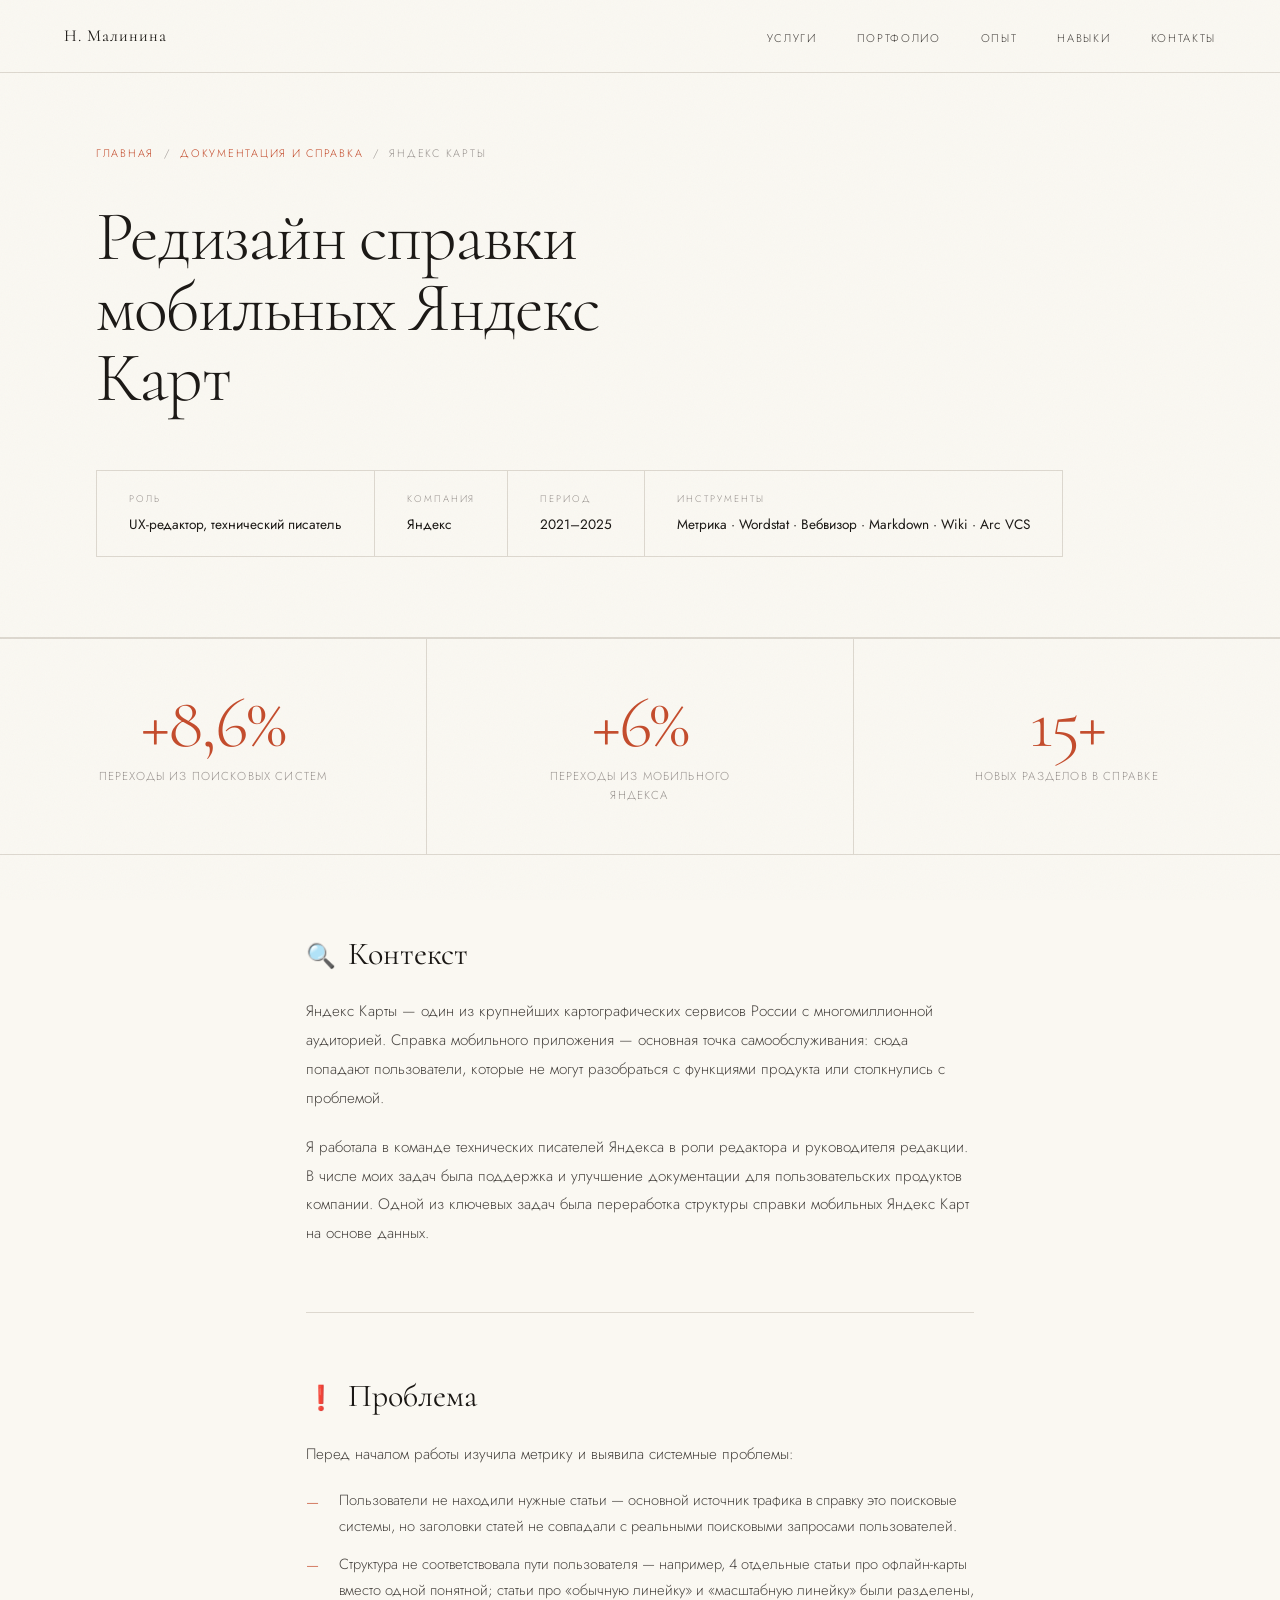
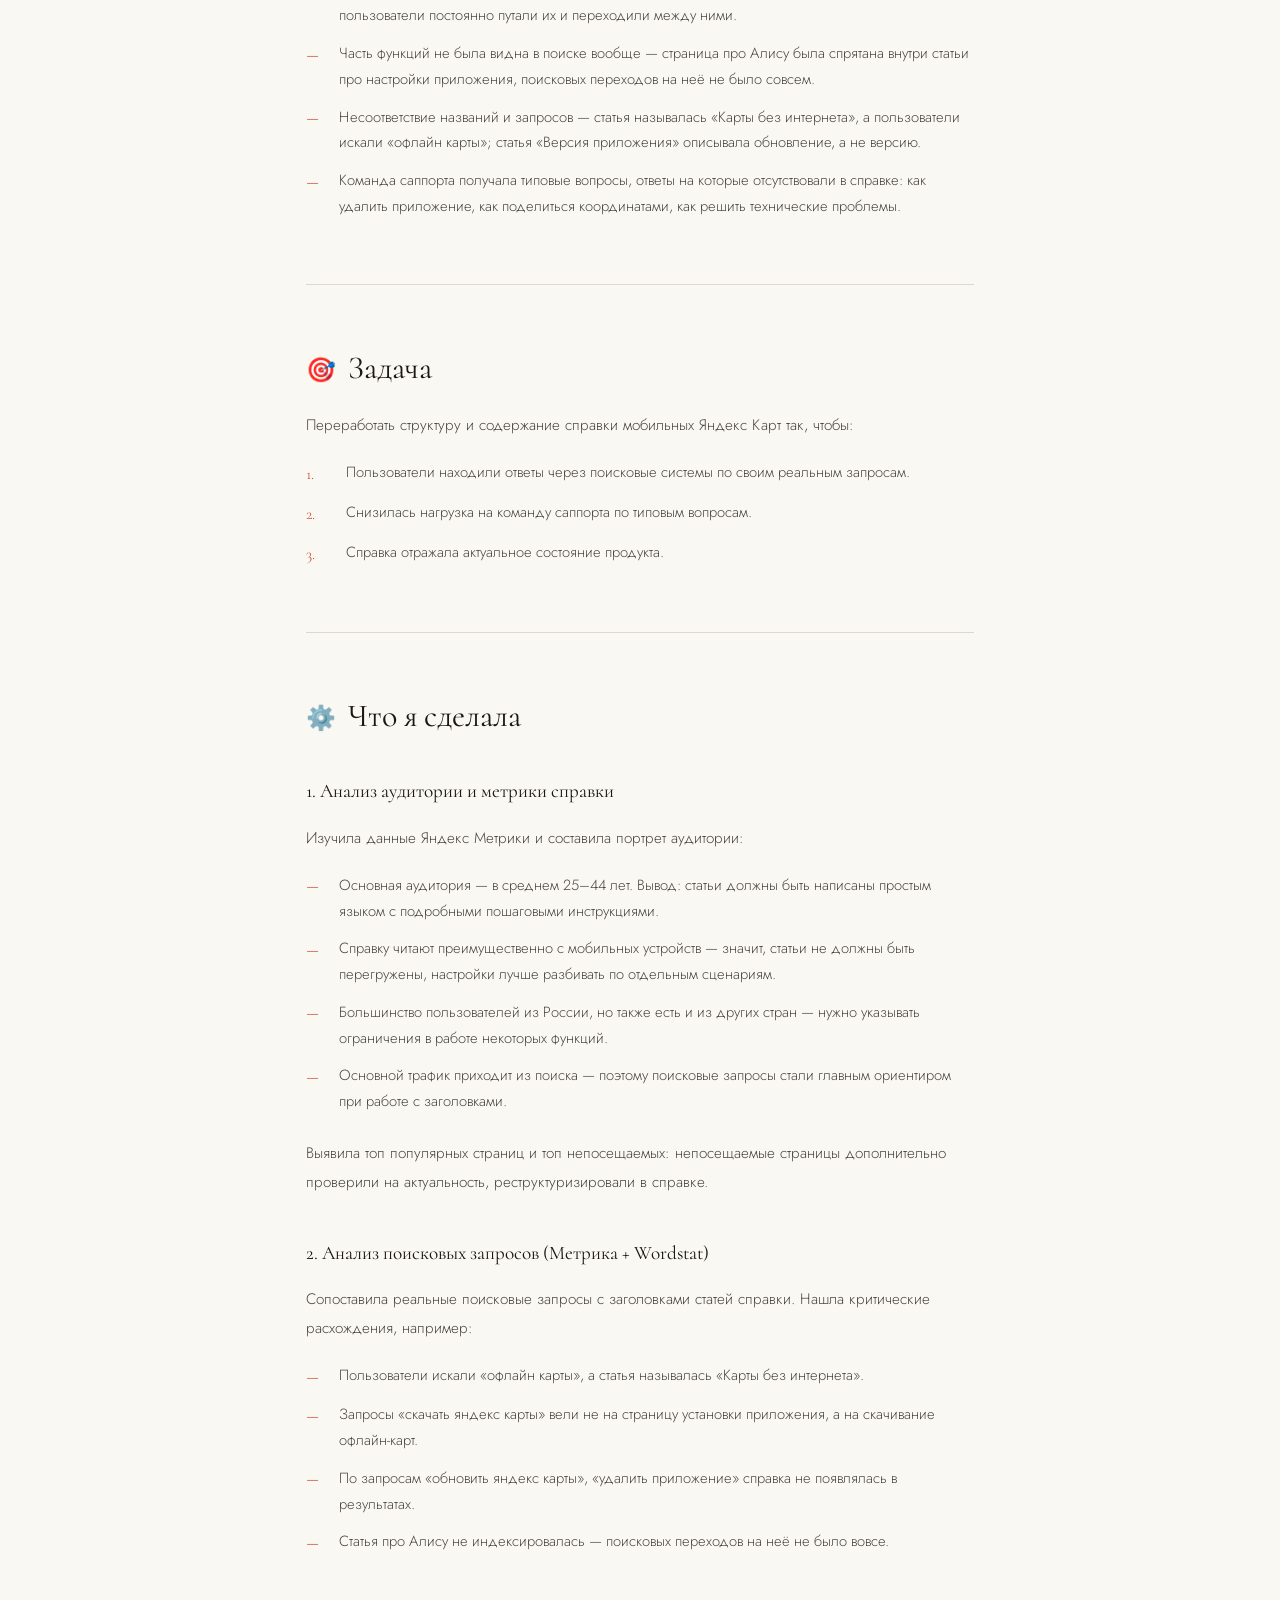
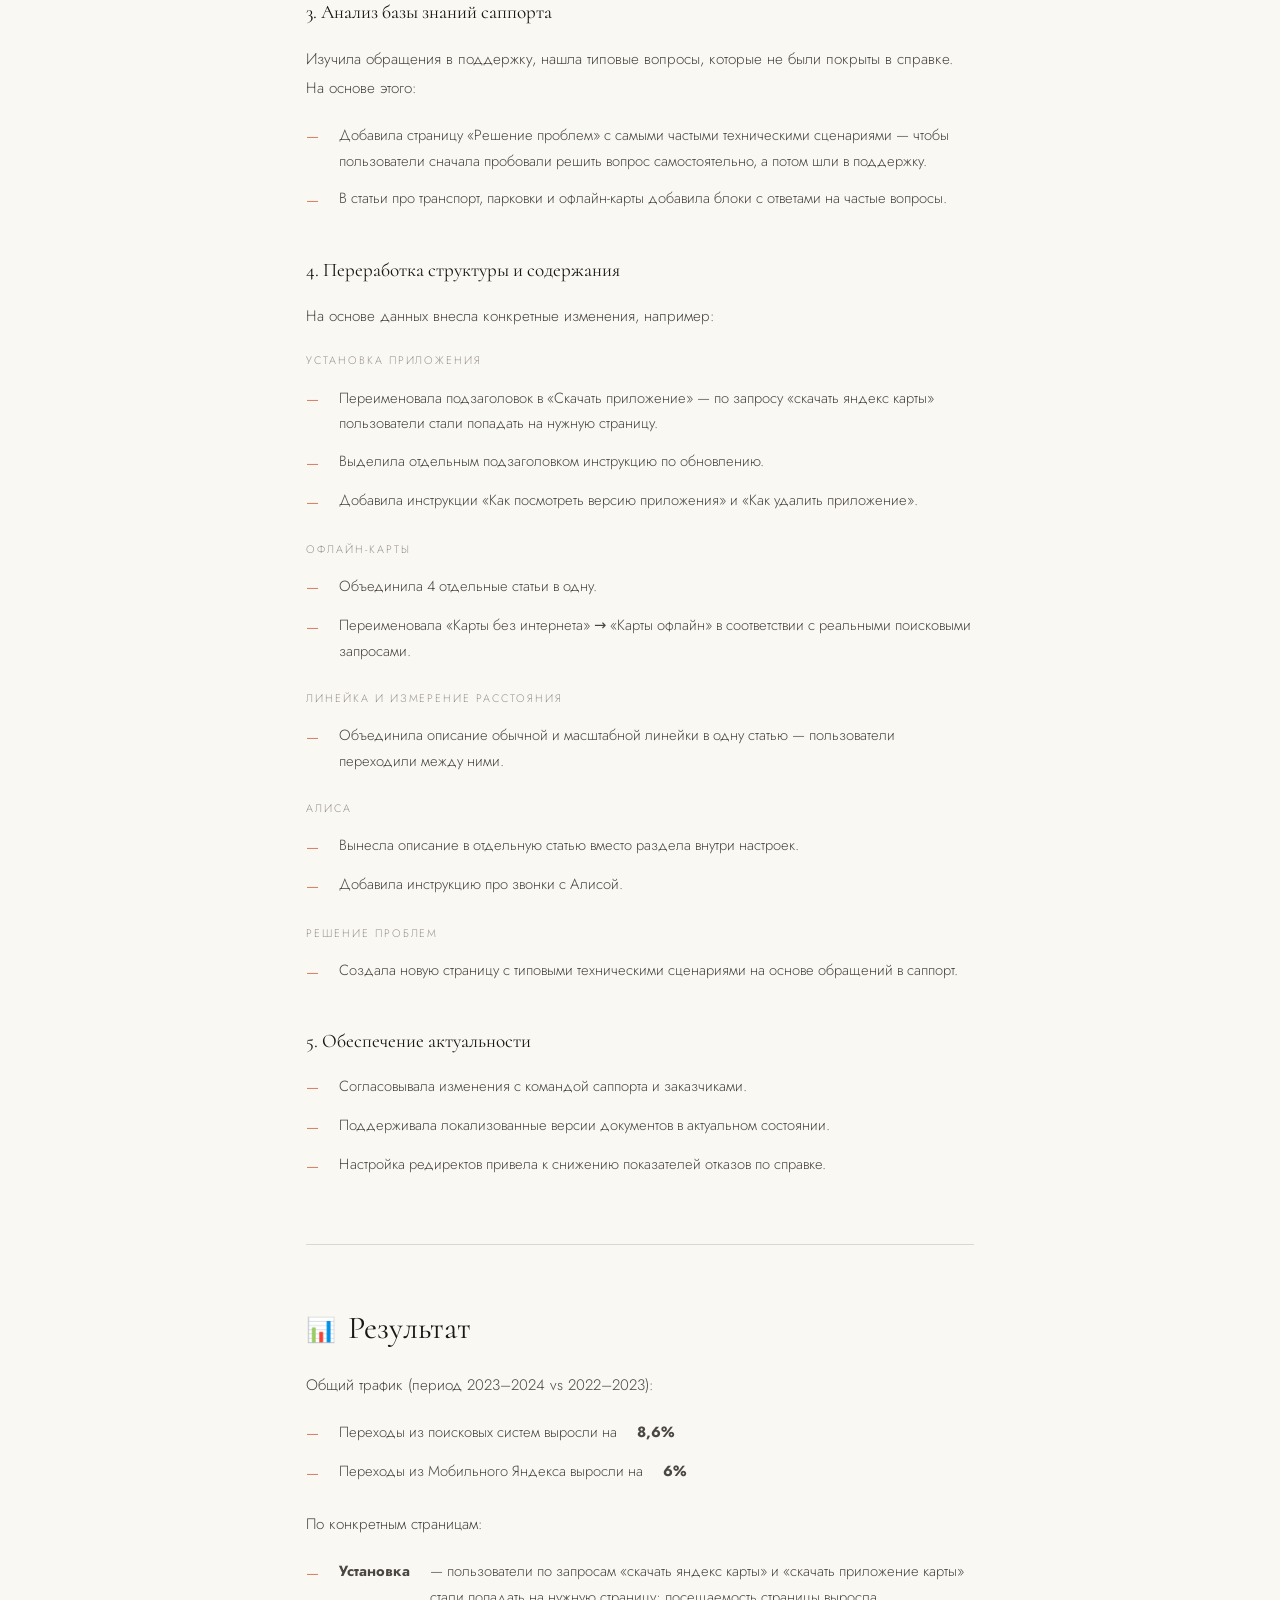
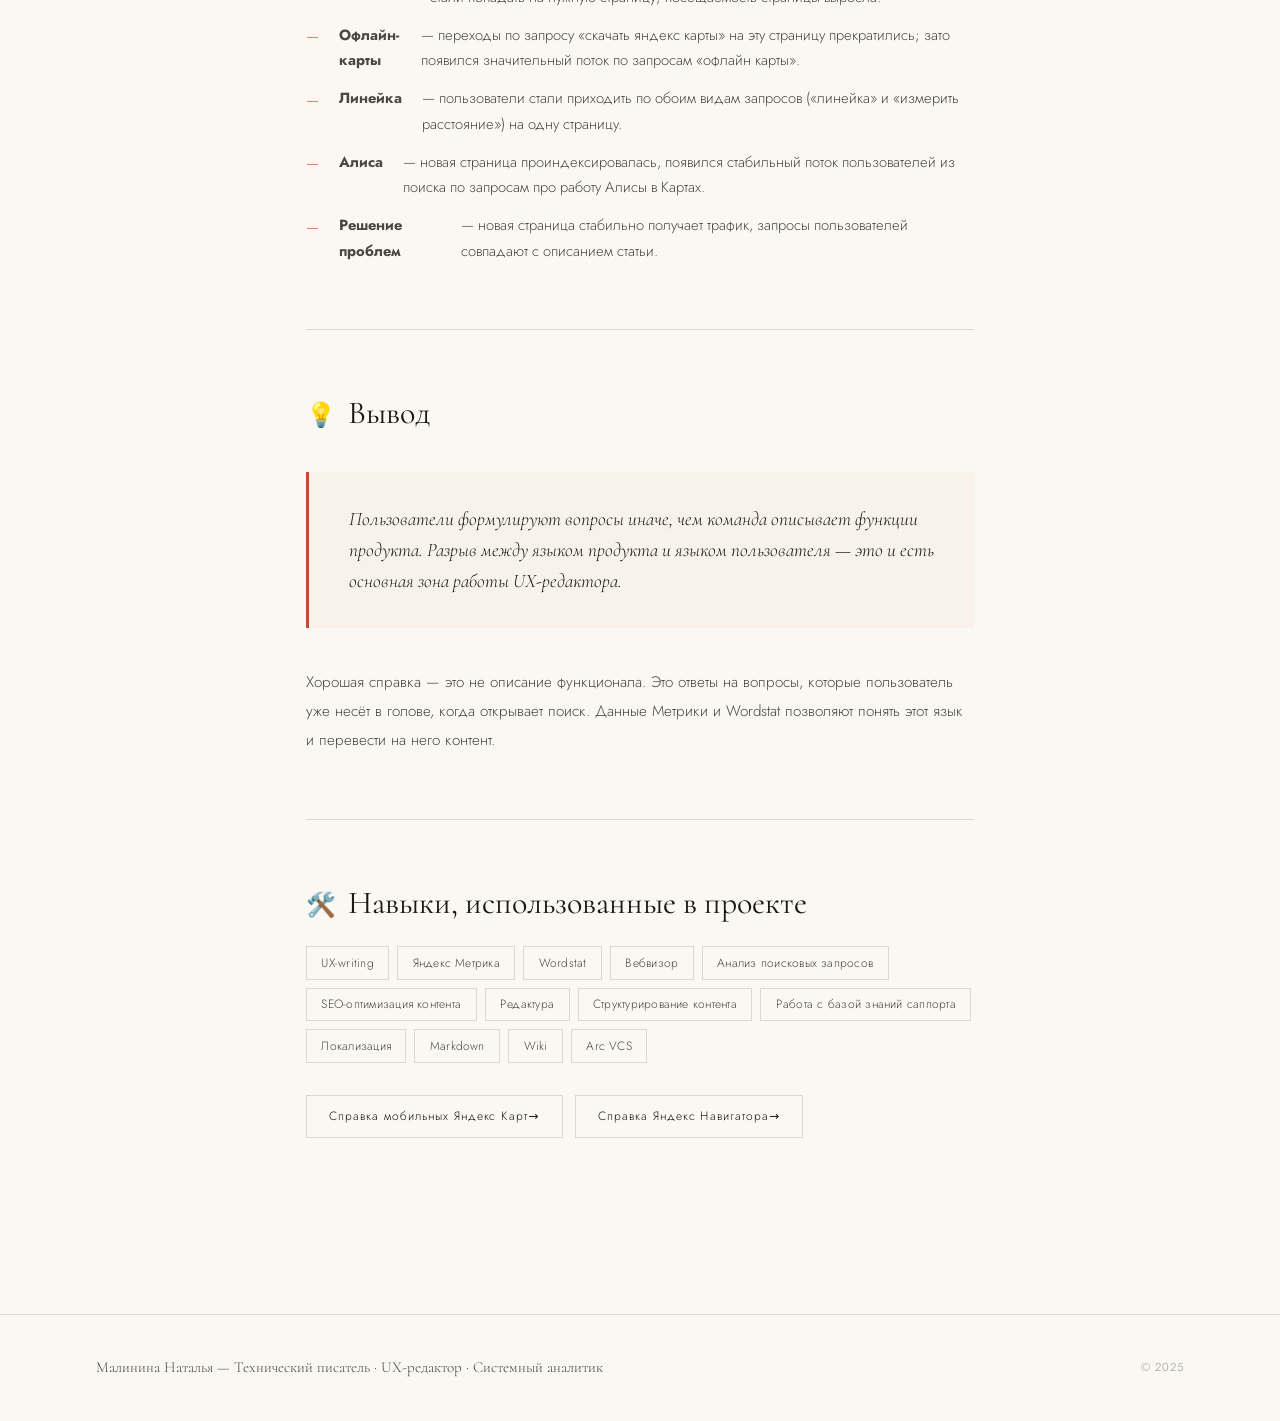
<file: case-maps.html>
<!DOCTYPE html>
<html lang="ru">
<head>
  <meta charset="UTF-8">
  <meta name="viewport" content="width=device-width, initial-scale=1.0">
  <title>Редизайн справки Яндекс Карт — Малинина Наталья</title>
  <link rel="preconnect" href="https://fonts.googleapis.com">
  <link rel="preconnect" href="https://fonts.gstatic.com" crossorigin>
  <link href="https://fonts.googleapis.com/css2?family=Cormorant:ital,wght@0,300;0,400;0,600;1,300;1,400&family=Jost:wght@300;400;500&display=swap" rel="stylesheet">
  <link rel="stylesheet" href="style.css">
  <style>
    /* ── CASE HERO ── */
    .case-hero {
      padding: 9rem 6rem 5rem;
      border-bottom: 1px solid var(--rule);
    }

    .breadcrumb {
      font-size: 0.68rem;
      letter-spacing: 0.16em;
      text-transform: uppercase;
      color: var(--ink-faint);
      margin-bottom: 2.5rem;
    }
    .breadcrumb a { color: var(--accent); text-decoration: none; }
    .breadcrumb a:hover { text-decoration: underline; }
    .breadcrumb span { margin: 0 0.6rem; }

    .case-title {
      font-family: var(--serif);
      font-size: clamp(2.5rem, 5.5vw, 5rem);
      font-weight: 300;
      line-height: 1.0;
      letter-spacing: -0.025em;
      max-width: 16ch;
      margin-bottom: 3.5rem;
    }

    .case-meta {
      display: grid;
      grid-template-columns: repeat(4, auto);
      gap: 0;
      border: 1px solid var(--rule);
      width: fit-content;
    }

    .meta-item {
      padding: 1.25rem 2rem;
      border-right: 1px solid var(--rule);
    }
    .meta-item:last-child { border-right: none; }

    .meta-label {
      font-size: 0.6rem;
      letter-spacing: 0.2em;
      text-transform: uppercase;
      color: var(--ink-faint);
      margin-bottom: 0.35rem;
    }

    .meta-value {
      font-size: 0.85rem;
      color: var(--ink);
      font-weight: 400;
    }

    /* ── RESULTS BANNER ── */
    .results-banner {
      display: flex;
      border-bottom: 1px solid var(--rule);
      border-top: 1px solid var(--rule);
    }

    .result-cell {
      flex: 1;
      padding: 3rem 6rem;
      border-right: 1px solid var(--rule);
      text-align: center;
    }
    .result-cell:last-child { border-right: none; }

    .result-big {
      font-family: var(--serif);
      font-size: 4.5rem;
      font-weight: 300;
      color: var(--accent);
      line-height: 1;
      letter-spacing: -0.03em;
    }

    .result-desc {
      font-size: 0.72rem;
      letter-spacing: 0.1em;
      text-transform: uppercase;
      color: var(--ink-faint);
      margin-top: 0.5rem;
    }

    /* ── BODY ── */
    .case-body {
      max-width: 860px;
      margin: 0 auto;
      padding: 5rem 6rem 7rem;
    }

    .case-section {
      margin-bottom: 4rem;
      padding-top: 4rem;
      border-top: 1px solid var(--rule);
    }

    .case-section:first-child { border-top: none; padding-top: 0; }

    .section-heading {
      font-family: var(--serif);
      font-size: 2rem;
      font-weight: 400;
      line-height: 1.2;
      margin-bottom: 1.5rem;
      display: flex;
      align-items: baseline;
      gap: 0.75rem;
    }

    .section-emoji {
      font-size: 1.5rem;
      line-height: 1;
    }

    .case-text {
      font-size: 0.95rem;
      line-height: 1.9;
      color: var(--ink-light);
      margin-bottom: 1.25rem;
    }

    .case-list {
      list-style: none;
      margin: 1rem 0 1.5rem;
      display: flex;
      flex-direction: column;
      gap: 0.75rem;
    }

    .case-list li {
      display: flex;
      gap: 1.25rem;
      font-size: 0.92rem;
      line-height: 1.75;
      color: var(--ink-light);
    }

    .case-list li::before {
      content: '—';
      color: var(--accent);
      flex-shrink: 0;
      margin-top: 0.1em;
    }

    .case-subsection {
      margin-top: 2.5rem;
    }

    .subsection-title {
      font-family: var(--serif);
      font-size: 1.2rem;
      font-weight: 400;
      margin-bottom: 1rem;
      color: var(--ink);
    }

    .subsection-label {
      font-size: 0.68rem;
      letter-spacing: 0.18em;
      text-transform: uppercase;
      color: var(--ink-faint);
      margin-bottom: 0.6rem;
    }

    .num-list {
      list-style: none;
      counter-reset: item;
      display: flex;
      flex-direction: column;
      gap: 0.75rem;
      margin: 1rem 0 1.5rem;
    }

    .num-list li {
      display: flex;
      gap: 1.25rem;
      font-size: 0.92rem;
      line-height: 1.75;
      color: var(--ink-light);
      counter-increment: item;
    }

    .num-list li::before {
      content: counter(item) ".";
      color: var(--accent);
      font-family: var(--serif);
      font-size: 1rem;
      flex-shrink: 0;
      width: 1.25rem;
    }

    /* ── SKILLS ── */
    .skill-chips {
      display: flex;
      flex-wrap: wrap;
      gap: 0.5rem;
      margin-top: 1rem;
    }

    .skill-chip {
      font-size: 0.75rem;
      padding: 0.35rem 0.9rem;
      border: 1px solid var(--rule);
      color: var(--ink-light);
      letter-spacing: 0.02em;
    }

    /* ── QUOTE ── */
    .case-quote {
      margin: 2.5rem 0;
      padding: 2rem 2.5rem;
      border-left: 3px solid var(--accent);
      background: rgba(196, 75, 43, 0.03);
    }

    .case-quote p {
      font-family: var(--serif);
      font-size: 1.2rem;
      font-style: italic;
      line-height: 1.6;
      color: var(--ink);
    }

    /* ── LINKS ── */
    .case-links {
      display: flex;
      flex-wrap: wrap;
      gap: 0.75rem;
      margin-top: 2rem;
    }

    .case-link {
      display: inline-flex;
      align-items: center;
      font-size: 0.75rem;
      letter-spacing: 0.08em;
      text-decoration: none;
      color: var(--ink);
      padding: 0.65rem 1.4rem;
      border: 1px solid var(--rule);
      transition: all 0.2s;
    }
    .case-link:hover { border-color: var(--accent); color: var(--accent); }
    .case-link::after { content: ' →'; }

    @media (max-width: 900px) {
      .case-hero { padding: 9rem 2rem 4rem; }
      .case-meta { grid-template-columns: 1fr 1fr; }
      .meta-item:nth-child(2) { border-right: none; }
      .meta-item:nth-child(3) { border-top: 1px solid var(--rule); }
      .results-banner { flex-direction: column; }
      .result-cell { border-right: none; border-bottom: 1px solid var(--rule); padding: 2rem 2rem; }
      .result-cell:last-child { border-bottom: none; }
      .case-body { padding: 3rem 2rem 5rem; }
    }
  </style>
</head>
<body>

  <nav>
    <a href="index.html" class="nav-logo">Н. Малинина</a>
    <ul class="nav-links">
      <li><a href="index.html#services">Услуги</a></li>
      <li><a href="index.html#portfolio">Портфолио</a></li>
      <li><a href="index.html#experience">Опыт</a></li>
      <li><a href="index.html#skills">Навыки</a></li>
      <li><a href="index.html#contact">Контакты</a></li>
    </ul>
  </nav>

  <!-- Hero -->
  <div class="case-hero reveal">
    <p class="breadcrumb"><a href="index.html">Главная</a><span>/</span><a href="portfolio-docs.html">Документация и справка</a><span>/</span>Яндекс Карты</p>
    <h1 class="case-title">Редизайн справки мобильных Яндекс Карт</h1>
    <div class="case-meta">
      <div class="meta-item">
        <p class="meta-label">Роль</p>
        <p class="meta-value">UX-редактор, технический писатель</p>
      </div>
      <div class="meta-item">
        <p class="meta-label">Компания</p>
        <p class="meta-value">Яндекс</p>
      </div>
      <div class="meta-item">
        <p class="meta-label">Период</p>
        <p class="meta-value">2021–2025</p>
      </div>
      <div class="meta-item">
        <p class="meta-label">Инструменты</p>
        <p class="meta-value">Метрика · Wordstat · Вебвизор · Markdown · Wiki · Arc VCS</p>
      </div>
    </div>
  </div>

  <!-- Results banner -->
  <div class="results-banner reveal">
    <div class="result-cell">
      <div class="result-big">+8,6%</div>
      <p class="result-desc">Переходы из поисковых систем</p>
    </div>
    <div class="result-cell">
      <div class="result-big">+6%</div>
      <p class="result-desc">Переходы из Мобильного Яндекса</p>
    </div>
    <div class="result-cell">
      <div class="result-big">15+</div>
      <p class="result-desc">Новых разделов в справке</p>
    </div>
  </div>

  <!-- Body -->
  <div class="case-body">

    <div class="case-section reveal">
      <h2 class="section-heading"><span class="section-emoji">🔍</span> Контекст</h2>
      <p class="case-text">Яндекс Карты — один из крупнейших картографических сервисов России с многомиллионной аудиторией. Справка мобильного приложения — основная точка самообслуживания: сюда попадают пользователи, которые не могут разобраться с функциями продукта или столкнулись с проблемой.</p>
      <p class="case-text">Я работала в команде технических писателей Яндекса в роли редактора и руководителя редакции. В числе моих задач была поддержка и улучшение документации для пользовательских продуктов компании. Одной из ключевых задач была переработка структуры справки мобильных Яндекс Карт на основе данных.</p>
    </div>

    <div class="case-section reveal">
      <h2 class="section-heading"><span class="section-emoji">❗</span> Проблема</h2>
      <p class="case-text">Перед началом работы изучила метрику и выявила системные проблемы:</p>
      <ul class="case-list">
        <li>Пользователи не находили нужные статьи — основной источник трафика в справку это поисковые системы, но заголовки статей не совпадали с реальными поисковыми запросами пользователей.</li>
        <li>Структура не соответствовала пути пользователя — например, 4 отдельные статьи про офлайн-карты вместо одной понятной; статьи про «обычную линейку» и «масштабную линейку» были разделены, пользователи постоянно путали их и переходили между ними.</li>
        <li>Часть функций не была видна в поиске вообще — страница про Алису была спрятана внутри статьи про настройки приложения, поисковых переходов на неё не было совсем.</li>
        <li>Несоответствие названий и запросов — статья называлась «Карты без интернета», а пользователи искали «офлайн карты»; статья «Версия приложения» описывала обновление, а не версию.</li>
        <li>Команда саппорта получала типовые вопросы, ответы на которые отсутствовали в справке: как удалить приложение, как поделиться координатами, как решить технические проблемы.</li>
      </ul>
    </div>

    <div class="case-section reveal">
      <h2 class="section-heading"><span class="section-emoji">🎯</span> Задача</h2>
      <p class="case-text">Переработать структуру и содержание справки мобильных Яндекс Карт так, чтобы:</p>
      <ol class="num-list">
        <li>Пользователи находили ответы через поисковые системы по своим реальным запросам.</li>
        <li>Снизилась нагрузка на команду саппорта по типовым вопросам.</li>
        <li>Справка отражала актуальное состояние продукта.</li>
      </ol>
    </div>

    <div class="case-section reveal">
      <h2 class="section-heading"><span class="section-emoji">⚙️</span> Что я сделала</h2>

      <div class="case-subsection">
        <h3 class="subsection-title">1. Анализ аудитории и метрики справки</h3>
        <p class="case-text">Изучила данные Яндекс Метрики и составила портрет аудитории:</p>
        <ul class="case-list">
          <li>Основная аудитория — в среднем 25–44 лет. Вывод: статьи должны быть написаны простым языком с подробными пошаговыми инструкциями.</li>
          <li>Справку читают преимущественно с мобильных устройств — значит, статьи не должны быть перегружены, настройки лучше разбивать по отдельным сценариям.</li>
          <li>Большинство пользователей из России, но также есть и из других стран — нужно указывать ограничения в работе некоторых функций.</li>
          <li>Основной трафик приходит из поиска — поэтому поисковые запросы стали главным ориентиром при работе с заголовками.</li>
        </ul>
        <p class="case-text">Выявила топ популярных страниц и топ непосещаемых: непосещаемые страницы дополнительно проверили на актуальность, реструктуризировали в справке.</p>
      </div>

      <div class="case-subsection">
        <h3 class="subsection-title">2. Анализ поисковых запросов (Метрика + Wordstat)</h3>
        <p class="case-text">Сопоставила реальные поисковые запросы с заголовками статей справки. Нашла критические расхождения, например:</p>
        <ul class="case-list">
          <li>Пользователи искали «офлайн карты», а статья называлась «Карты без интернета».</li>
          <li>Запросы «скачать яндекс карты» вели не на страницу установки приложения, а на скачивание офлайн-карт.</li>
          <li>По запросам «обновить яндекс карты», «удалить приложение» справка не появлялась в результатах.</li>
          <li>Статья про Алису не индексировалась — поисковых переходов на неё не было вовсе.</li>
        </ul>
      </div>

      <div class="case-subsection">
        <h3 class="subsection-title">3. Анализ базы знаний саппорта</h3>
        <p class="case-text">Изучила обращения в поддержку, нашла типовые вопросы, которые не были покрыты в справке. На основе этого:</p>
        <ul class="case-list">
          <li>Добавила страницу «Решение проблем» с самыми частыми техническими сценариями — чтобы пользователи сначала пробовали решить вопрос самостоятельно, а потом шли в поддержку.</li>
          <li>В статьи про транспорт, парковки и офлайн-карты добавила блоки с ответами на частые вопросы.</li>
        </ul>
      </div>

      <div class="case-subsection">
        <h3 class="subsection-title">4. Переработка структуры и содержания</h3>
        <p class="case-text">На основе данных внесла конкретные изменения, например:</p>

        <p class="subsection-label">Установка приложения</p>
        <ul class="case-list">
          <li>Переименовала подзаголовок в «Скачать приложение» — по запросу «скачать яндекс карты» пользователи стали попадать на нужную страницу.</li>
          <li>Выделила отдельным подзаголовком инструкцию по обновлению.</li>
          <li>Добавила инструкции «Как посмотреть версию приложения» и «Как удалить приложение».</li>
        </ul>

        <p class="subsection-label">Офлайн-карты</p>
        <ul class="case-list">
          <li>Объединила 4 отдельные статьи в одну.</li>
          <li>Переименовала «Карты без интернета» → «Карты офлайн» в соответствии с реальными поисковыми запросами.</li>
        </ul>

        <p class="subsection-label">Линейка и измерение расстояния</p>
        <ul class="case-list">
          <li>Объединила описание обычной и масштабной линейки в одну статью — пользователи переходили между ними.</li>
        </ul>

        <p class="subsection-label">Алиса</p>
        <ul class="case-list">
          <li>Вынесла описание в отдельную статью вместо раздела внутри настроек.</li>
          <li>Добавила инструкцию про звонки с Алисой.</li>
        </ul>

        <p class="subsection-label">Решение проблем</p>
        <ul class="case-list">
          <li>Создала новую страницу с типовыми техническими сценариями на основе обращений в саппорт.</li>
        </ul>
      </div>

      <div class="case-subsection">
        <h3 class="subsection-title">5. Обеспечение актуальности</h3>
        <ul class="case-list">
          <li>Согласовывала изменения с командой саппорта и заказчиками.</li>
          <li>Поддерживала локализованные версии документов в актуальном состоянии.</li>
          <li>Настройка редиректов привела к снижению показателей отказов по справке.</li>
        </ul>
      </div>
    </div>

    <div class="case-section reveal">
      <h2 class="section-heading"><span class="section-emoji">📊</span> Результат</h2>
      <p class="case-text">Общий трафик (период 2023–2024 vs 2022–2023):</p>
      <ul class="case-list">
        <li>Переходы из поисковых систем выросли на <strong>8,6%</strong></li>
        <li>Переходы из Мобильного Яндекса выросли на <strong>6%</strong></li>
      </ul>
      <p class="case-text">По конкретным страницам:</p>
      <ul class="case-list">
        <li><strong>Установка</strong> — пользователи по запросам «скачать яндекс карты» и «скачать приложение карты» стали попадать на нужную страницу; посещаемость страницы выросла.</li>
        <li><strong>Офлайн-карты</strong> — переходы по запросу «скачать яндекс карты» на эту страницу прекратились; зато появился значительный поток по запросам «офлайн карты».</li>
        <li><strong>Линейка</strong> — пользователи стали приходить по обоим видам запросов («линейка» и «измерить расстояние») на одну страницу.</li>
        <li><strong>Алиса</strong> — новая страница проиндексировалась, появился стабильный поток пользователей из поиска по запросам про работу Алисы в Картах.</li>
        <li><strong>Решение проблем</strong> — новая страница стабильно получает трафик, запросы пользователей совпадают с описанием статьи.</li>
      </ul>
    </div>

    <div class="case-section reveal">
      <h2 class="section-heading"><span class="section-emoji">💡</span> Вывод</h2>
      <div class="case-quote">
        <p>Пользователи формулируют вопросы иначе, чем команда описывает функции продукта. Разрыв между языком продукта и языком пользователя — это и есть основная зона работы UX-редактора.</p>
      </div>
      <p class="case-text">Хорошая справка — это не описание функционала. Это ответы на вопросы, которые пользователь уже несёт в голове, когда открывает поиск. Данные Метрики и Wordstat позволяют понять этот язык и перевести на него контент.</p>
    </div>

    <div class="case-section reveal">
      <h2 class="section-heading"><span class="section-emoji">🛠️</span> Навыки, использованные в проекте</h2>
      <div class="skill-chips">
        <span class="skill-chip">UX-writing</span>
        <span class="skill-chip">Яндекс Метрика</span>
        <span class="skill-chip">Wordstat</span>
        <span class="skill-chip">Вебвизор</span>
        <span class="skill-chip">Анализ поисковых запросов</span>
        <span class="skill-chip">SEO-оптимизация контента</span>
        <span class="skill-chip">Редактура</span>
        <span class="skill-chip">Структурирование контента</span>
        <span class="skill-chip">Работа с базой знаний саппорта</span>
        <span class="skill-chip">Локализация</span>
        <span class="skill-chip">Markdown</span>
        <span class="skill-chip">Wiki</span>
        <span class="skill-chip">Arc VCS</span>
      </div>
      <div class="case-links">
        <a href="https://yandex.ru/support/m-maps/ru/" class="case-link" target="_blank" rel="noopener">Справка мобильных Яндекс Карт</a>
        <a href="https://yandex.ru/support/navigator/ru/" class="case-link" target="_blank" rel="noopener">Справка Яндекс Навигатора</a>
      </div>
    </div>

  </div>

  <footer>
    <span class="footer-name">Малинина Наталья — Технический писатель · UX-редактор · Системный аналитик</span>
    <span class="footer-copy">© 2025</span>
  </footer>

  <script>
    const io = new IntersectionObserver((entries) => {
      entries.forEach((e, i) => {
        if (e.isIntersecting) {
          setTimeout(() => e.target.classList.add('in'), i * 80);
          io.unobserve(e.target);
        }
      });
    }, { threshold: 0.06, rootMargin: '0px 0px -40px 0px' });
    document.querySelectorAll('.reveal').forEach(el => io.observe(el));
  </script>
</body>
</html>
</file>
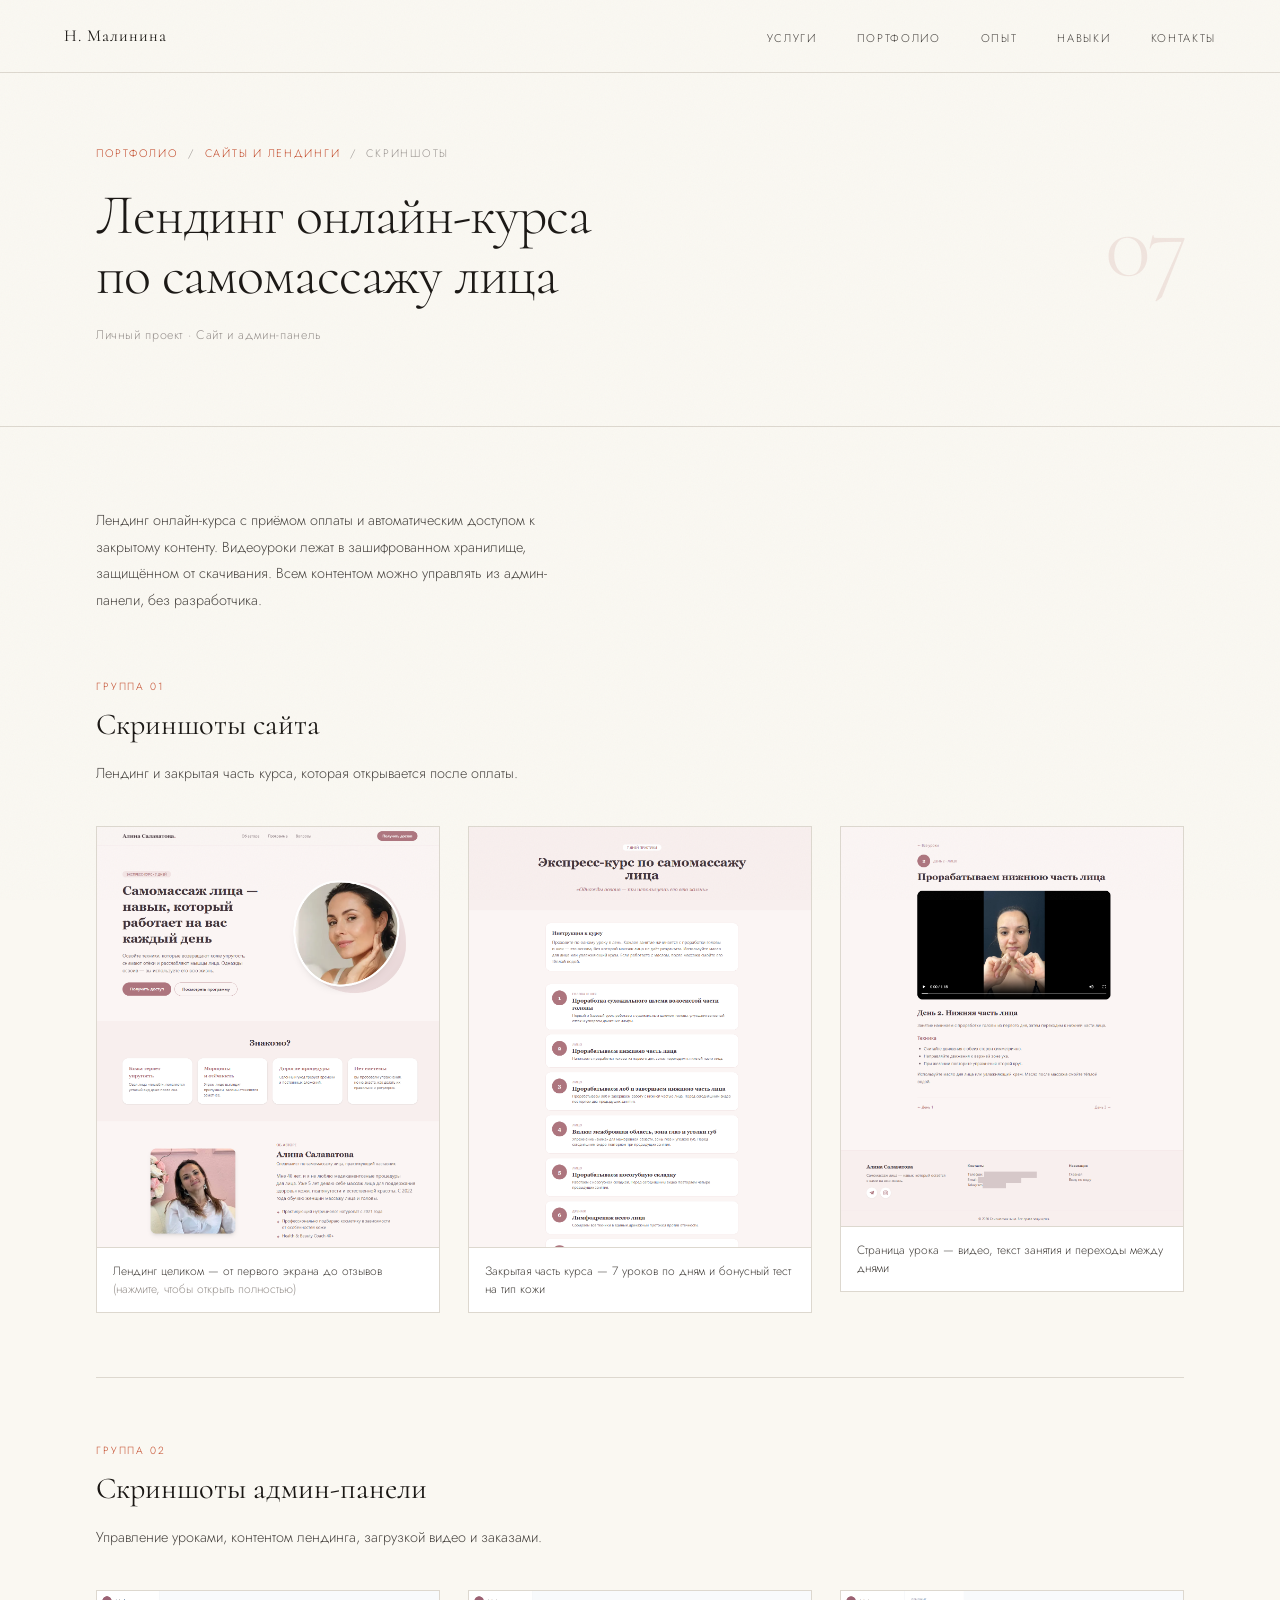
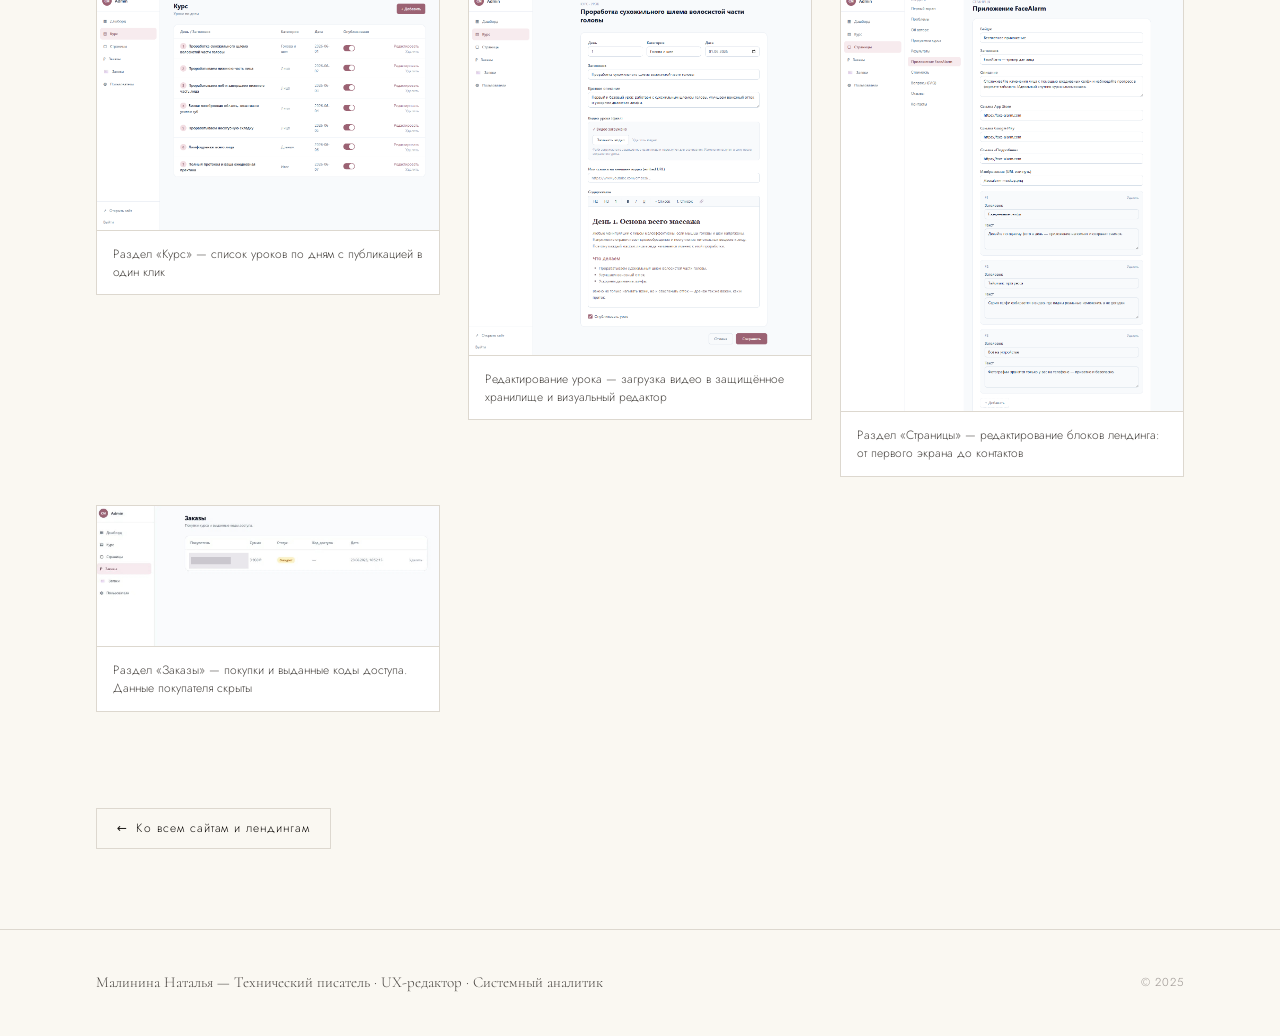
<file: case-massage.html>
<!DOCTYPE html>
<html lang="ru">
<head>
  <meta charset="UTF-8">
  <meta name="viewport" content="width=device-width, initial-scale=1.0">
  <title>Лендинг онлайн-курса по самомассажу лица — скриншоты — Малинина Наталья</title>
  <link rel="preconnect" href="https://fonts.googleapis.com">
  <link rel="preconnect" href="https://fonts.gstatic.com" crossorigin>
  <link href="https://fonts.googleapis.com/css2?family=Cormorant:ital,wght@0,300;0,400;0,600;1,300;1,400&family=Jost:wght@300;400;500&display=swap" rel="stylesheet">
  <link rel="stylesheet" href="style.css">
  <style>
    .page-hero {
      padding: 9rem 6rem 5rem;
      border-bottom: 1px solid var(--rule);
      display: grid;
      grid-template-columns: 1fr auto;
      gap: 3rem;
      align-items: end;
    }
    .breadcrumb { font-size: 0.68rem; letter-spacing: 0.16em; text-transform: uppercase; color: var(--ink-faint); margin-bottom: 1.5rem; }
    .breadcrumb a { color: var(--accent); text-decoration: none; }
    .breadcrumb a:hover { text-decoration: underline; }
    .breadcrumb span { margin: 0 0.6rem; }
    .page-title { font-family: var(--serif); font-size: clamp(2.2rem, 4.4vw, 3.8rem); font-weight: 300; line-height: 1.05; letter-spacing: -0.02em; max-width: 20ch; }
    .page-company { font-size: 0.78rem; color: var(--ink-faint); letter-spacing: 0.05em; margin-top: 1.25rem; }
    .page-count { font-family: var(--serif); font-size: 6rem; font-weight: 300; color: var(--accent-light); line-height: 1; letter-spacing: -0.04em; align-self: center; }

    .shots { padding: 5rem 6rem 6rem; }
    .shots-intro { font-size: 0.9rem; line-height: 1.85; color: var(--ink-light); max-width: 62ch; margin-bottom: 4rem; }

    .shot-group { border-bottom: 1px solid var(--rule); padding-bottom: 4rem; margin-bottom: 4rem; }
    .shot-group:last-child { border-bottom: none; padding-bottom: 0; margin-bottom: 0; }
    .group-num { font-size: 0.65rem; letter-spacing: 0.18em; text-transform: uppercase; color: var(--accent); margin-bottom: 0.75rem; }
    .group-title { font-family: var(--serif); font-size: 1.9rem; font-weight: 400; line-height: 1.2; margin-bottom: 1rem; max-width: 26ch; }
    .group-desc { font-size: 0.9rem; line-height: 1.85; color: var(--ink-light); max-width: 62ch; margin-bottom: 2.5rem; }

    .shot-grid {
      display: grid;
      grid-template-columns: repeat(auto-fill, minmax(320px, 1fr));
      gap: 1.75rem;
      align-items: start;
    }

    .shot {
      display: block;
      padding: 0;
      border: 1px solid var(--rule);
      background: #fff;
      cursor: zoom-in;
      transition: border-color 0.2s, transform 0.2s;
      width: 100%;
      text-align: left;
    }
    .shot:hover { border-color: var(--accent); transform: translateY(-2px); }
    /* Полностраничные скриншоты очень длинные — в сетке показываем верх кадра */
    .shot img { display: block; width: 100%; height: auto; max-height: 420px; object-fit: cover; object-position: top center; }
    .shot-caption {
      display: block;
      font-family: var(--sans);
      font-size: 0.75rem;
      font-weight: 300;
      line-height: 1.5;
      color: var(--ink-light);
      padding: 0.85rem 1rem;
      border-top: 1px solid var(--rule);
    }
    .shot-caption em { color: var(--ink-faint); font-style: normal; }

    /* ── LIGHTBOX ── */
    .lightbox {
      position: fixed;
      inset: 0;
      z-index: 500;
      background: rgba(26, 23, 20, 0.94);
      display: flex;
      align-items: center;
      justify-content: center;
      padding: 3rem;
      overflow: auto;
      cursor: zoom-out;
    }
    /* margin:auto центрирует короткие кадры и не обрезает верх длинных при прокрутке */
    .lightbox img { display: block; margin: auto; max-width: min(100%, 1100px); height: auto; cursor: default; }
    .lightbox-close {
      position: fixed;
      top: 1.5rem;
      right: 2rem;
      font-size: 2rem;
      line-height: 1;
      color: var(--cream);
      background: none;
      border: none;
      cursor: pointer;
      font-family: var(--sans);
      font-weight: 300;
    }

    .back-row { padding: 0 6rem 5rem; }
    .back-link {
      display: inline-flex;
      align-items: center;
      gap: 0.5rem;
      font-size: 0.75rem;
      letter-spacing: 0.08em;
      text-decoration: none;
      color: var(--ink);
      padding: 0.6rem 1.25rem;
      border: 1px solid var(--rule);
      transition: all 0.2s;
    }
    .back-link:hover { border-color: var(--accent); color: var(--accent); }
    .back-link::before { content: '← '; }

    @media (max-width: 900px) {
      .page-hero { padding: 9rem 1.75rem 4rem; grid-template-columns: 1fr; }
      .page-count { display: none; }
      .shots { padding: 3rem 1.75rem; }
      .back-row { padding: 0 1.75rem 3rem; }
      .shot-grid { grid-template-columns: 1fr; gap: 1.25rem; }
      .lightbox { padding: 1.25rem; }
    }
  </style>
</head>
<body>

  <nav>
    <a href="index.html" class="nav-logo">Н. Малинина</a>
    <ul class="nav-links">
      <li><a href="index.html#services">Услуги</a></li>
      <li><a href="index.html#portfolio">Портфолио</a></li>
      <li><a href="index.html#experience">Опыт</a></li>
      <li><a href="index.html#skills">Навыки</a></li>
      <li><a href="index.html#contact">Контакты</a></li>
    </ul>
  </nav>

  <div class="page-hero reveal">
    <div>
      <p class="breadcrumb"><a href="index.html">Портфолио</a><span>/</span><a href="portfolio-landings.html">Сайты и лендинги</a><span>/</span>Скриншоты</p>
      <h1 class="page-title">Лендинг онлайн-курса по самомассажу лица</h1>
      <p class="page-company">Личный проект · Сайт и админ-панель</p>
    </div>
    <div class="page-count">07</div>
  </div>

  <div class="shots">
    <p class="shots-intro reveal">Лендинг онлайн-курса с приёмом оплаты и автоматическим доступом к закрытому контенту. Видеоуроки лежат в зашифрованном хранилище, защищённом от скачивания. Всем контентом можно управлять из админ-панели, без разработчика.</p>

    <section class="shot-group reveal">
      <p class="group-num">Группа 01</p>
      <h2 class="group-title">Скриншоты сайта</h2>
      <p class="group-desc">Лендинг и закрытая часть курса, которая открывается после оплаты.</p>

      <div class="shot-grid">
        <button class="shot" type="button">
          <img src="img/case-massage/site-1.png" alt="Лендинг курса целиком: первый экран, блок проблем, об авторе, программа курса, приложение FaceAlarm, стоимость с формой заявки, вопросы и отзывы" loading="lazy">
          <span class="shot-caption">Лендинг целиком — от первого экрана до отзывов <em>(нажмите, чтобы открыть полностью)</em></span>
        </button>
        <button class="shot" type="button">
          <img src="img/case-massage/site-2.png" alt="Закрытая часть курса: инструкция и список из семи уроков по дням, ниже — бонусный тест на тип кожи" loading="lazy">
          <span class="shot-caption">Закрытая часть курса — 7 уроков по дням и бонусный тест на тип кожи</span>
        </button>
        <button class="shot" type="button">
          <img src="img/case-massage/site-3.png" alt="Страница урока «Прорабатываем нижнюю часть лица»: видео, текст занятия с техникой выполнения и переходы к предыдущему и следующему дню" loading="lazy">
          <span class="shot-caption">Страница урока — видео, текст занятия и переходы между днями</span>
        </button>
      </div>
    </section>

    <section class="shot-group reveal">
      <p class="group-num">Группа 02</p>
      <h2 class="group-title">Скриншоты админ-панели</h2>
      <p class="group-desc">Управление уроками, контентом лендинга, загрузкой видео и заказами.</p>

      <div class="shot-grid">
        <button class="shot" type="button">
          <img src="img/case-massage/admin-1.png" alt="Раздел «Курс» в админ-панели: таблица уроков по дням с категорией, датой и переключателем публикации" loading="lazy">
          <span class="shot-caption">Раздел «Курс» — список уроков по дням с публикацией в один клик</span>
        </button>
        <button class="shot" type="button">
          <img src="img/case-massage/admin-2.png" alt="Форма редактирования урока: день, категория, дата, заголовок, описание, загрузка видео и визуальный редактор содержимого" loading="lazy">
          <span class="shot-caption">Редактирование урока — загрузка видео в защищённое хранилище и визуальный редактор</span>
        </button>
        <button class="shot" type="button">
          <img src="img/case-massage/admin-3.png" alt="Раздел «Страницы»: редактирование блоков лендинга, слева список блоков от первого экрана до контактов" loading="lazy">
          <span class="shot-caption">Раздел «Страницы» — редактирование блоков лендинга: от первого экрана до контактов</span>
        </button>
        <button class="shot" type="button">
          <img src="img/case-massage/admin-4.jpg" alt="Раздел «Заказы»: покупки курса с суммой, статусом, кодом доступа и датой; данные покупателя скрыты" loading="lazy">
          <span class="shot-caption">Раздел «Заказы» — покупки и выданные коды доступа. Данные покупателя скрыты</span>
        </button>
      </div>
    </section>
  </div>

  <div class="back-row reveal">
    <a href="portfolio-landings.html" class="back-link">Ко всем сайтам и лендингам</a>
  </div>

  <footer>
    <span class="footer-name">Малинина Наталья — Технический писатель · UX-редактор · Системный аналитик</span>
    <span class="footer-copy">© 2025</span>
  </footer>

  <script>
    const io = new IntersectionObserver((entries) => {
      entries.forEach((e, i) => {
        if (e.isIntersecting) {
          setTimeout(() => e.target.classList.add('in'), i * 100);
          io.unobserve(e.target);
        }
      });
    }, { threshold: 0.08, rootMargin: '0px 0px -40px 0px' });
    document.querySelectorAll('.reveal').forEach(el => io.observe(el));

    // ── LIGHTBOX ──
    let lightbox = null;

    function closeLightbox() {
      if (!lightbox) return;
      lightbox.remove();
      lightbox = null;
      document.body.style.overflow = '';
    }

    function openLightbox(src, alt) {
      closeLightbox();
      lightbox = document.createElement('div');
      lightbox.className = 'lightbox';

      const close = document.createElement('button');
      close.className = 'lightbox-close';
      close.type = 'button';
      close.setAttribute('aria-label', 'Закрыть');
      close.innerHTML = '&times;';
      lightbox.appendChild(close);

      const img = document.createElement('img');
      img.src = src;
      img.alt = alt;
      lightbox.appendChild(img);

      // Длинные скриншоты нужно прокручивать, поэтому клик по самой картинке не закрывает
      lightbox.addEventListener('click', e => {
        if (e.target !== img) closeLightbox();
      });

      document.body.appendChild(lightbox);
      document.body.style.overflow = 'hidden';
    }

    document.querySelectorAll('.shot').forEach(btn => {
      const img = btn.querySelector('img');
      btn.setAttribute('aria-label', 'Открыть скриншот: ' + img.alt);
      btn.addEventListener('click', () => openLightbox(img.src, img.alt));
    });

    document.addEventListener('keydown', e => {
      if (e.key === 'Escape') closeLightbox();
    });
  </script>
</body>
</html>
</file>
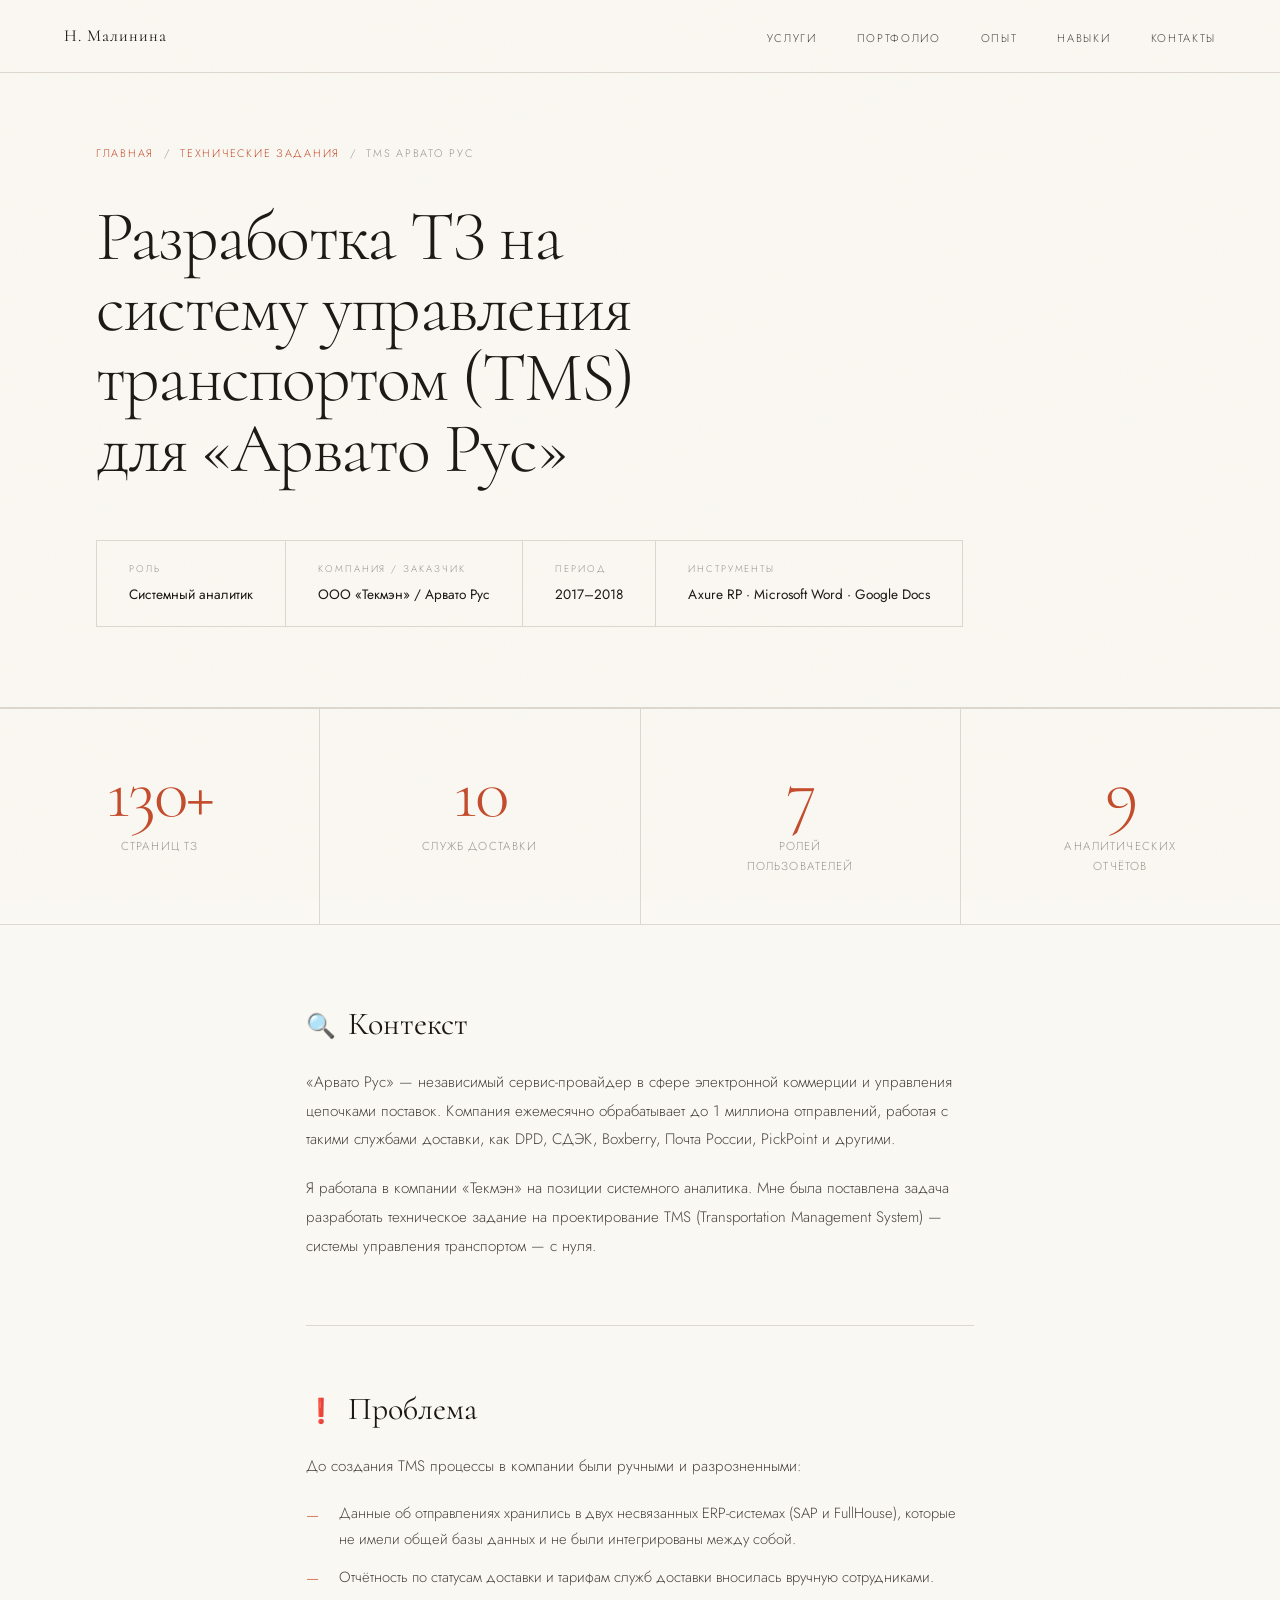
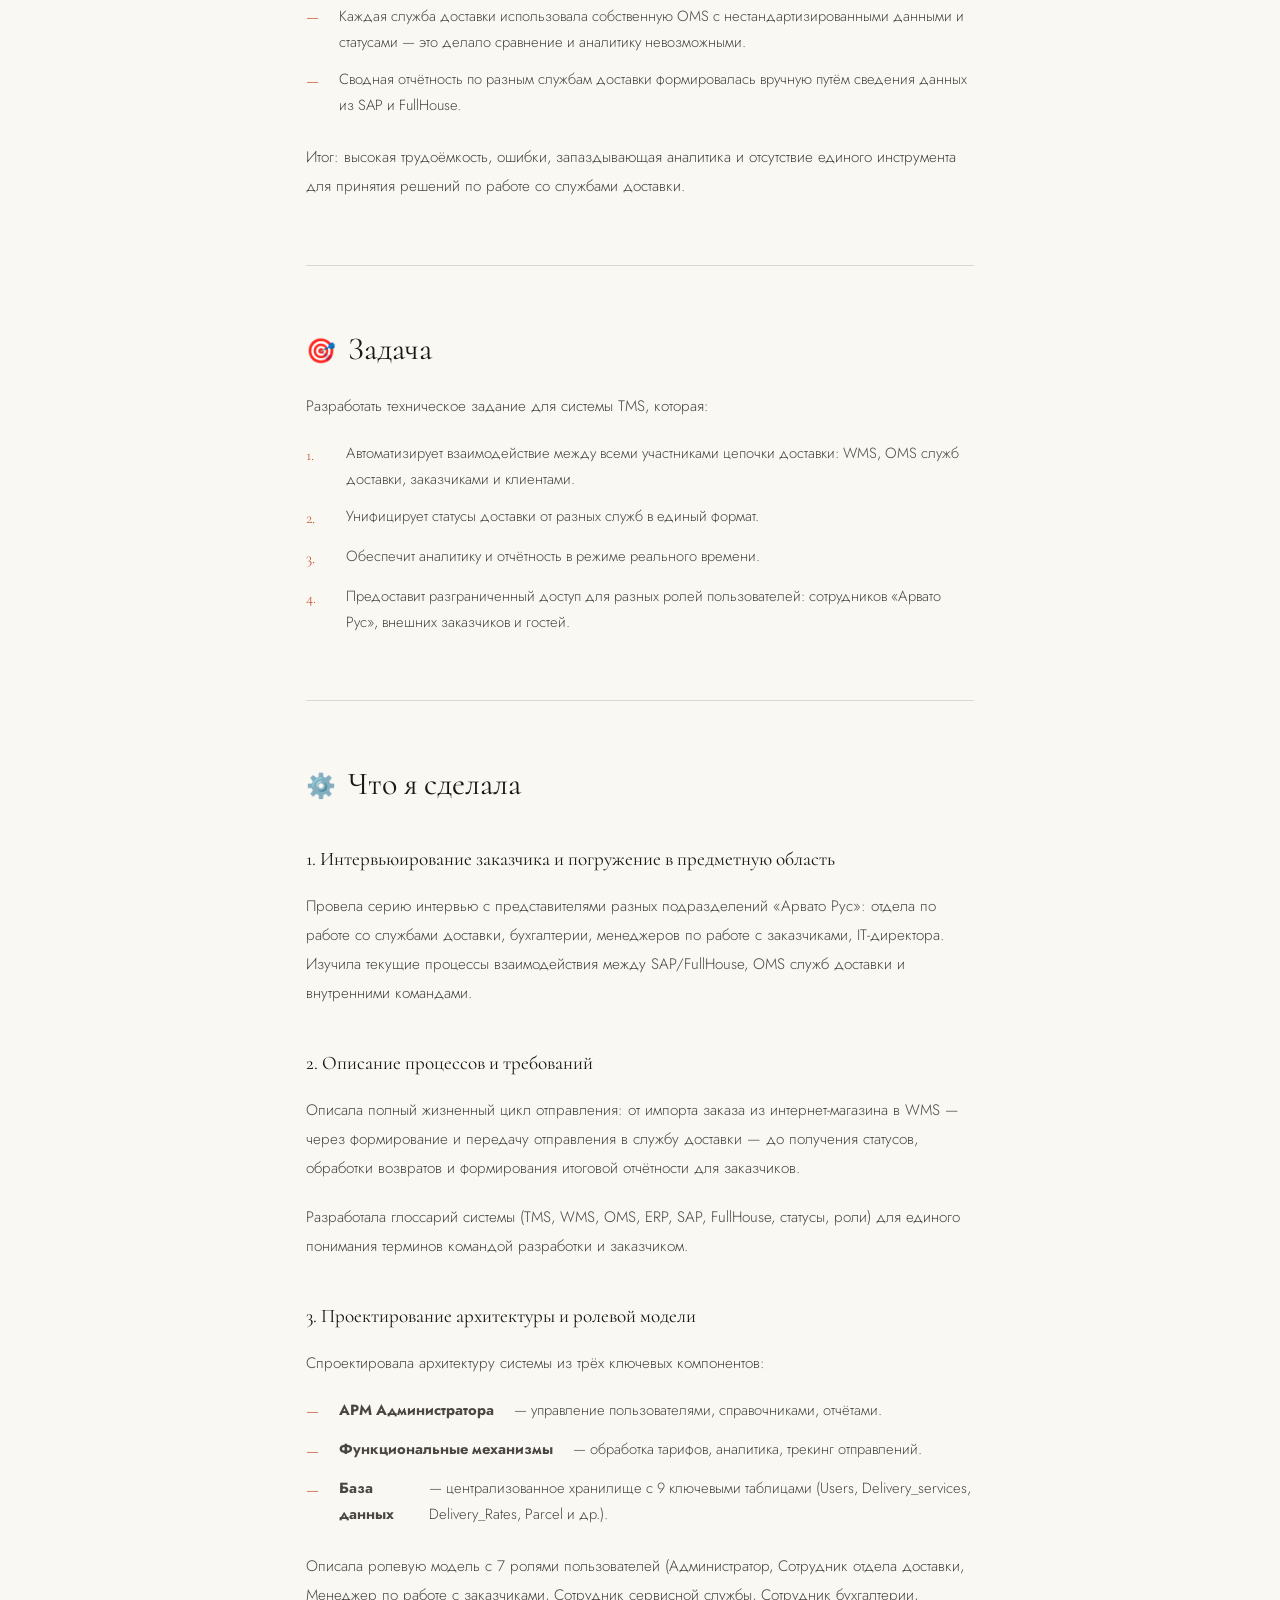
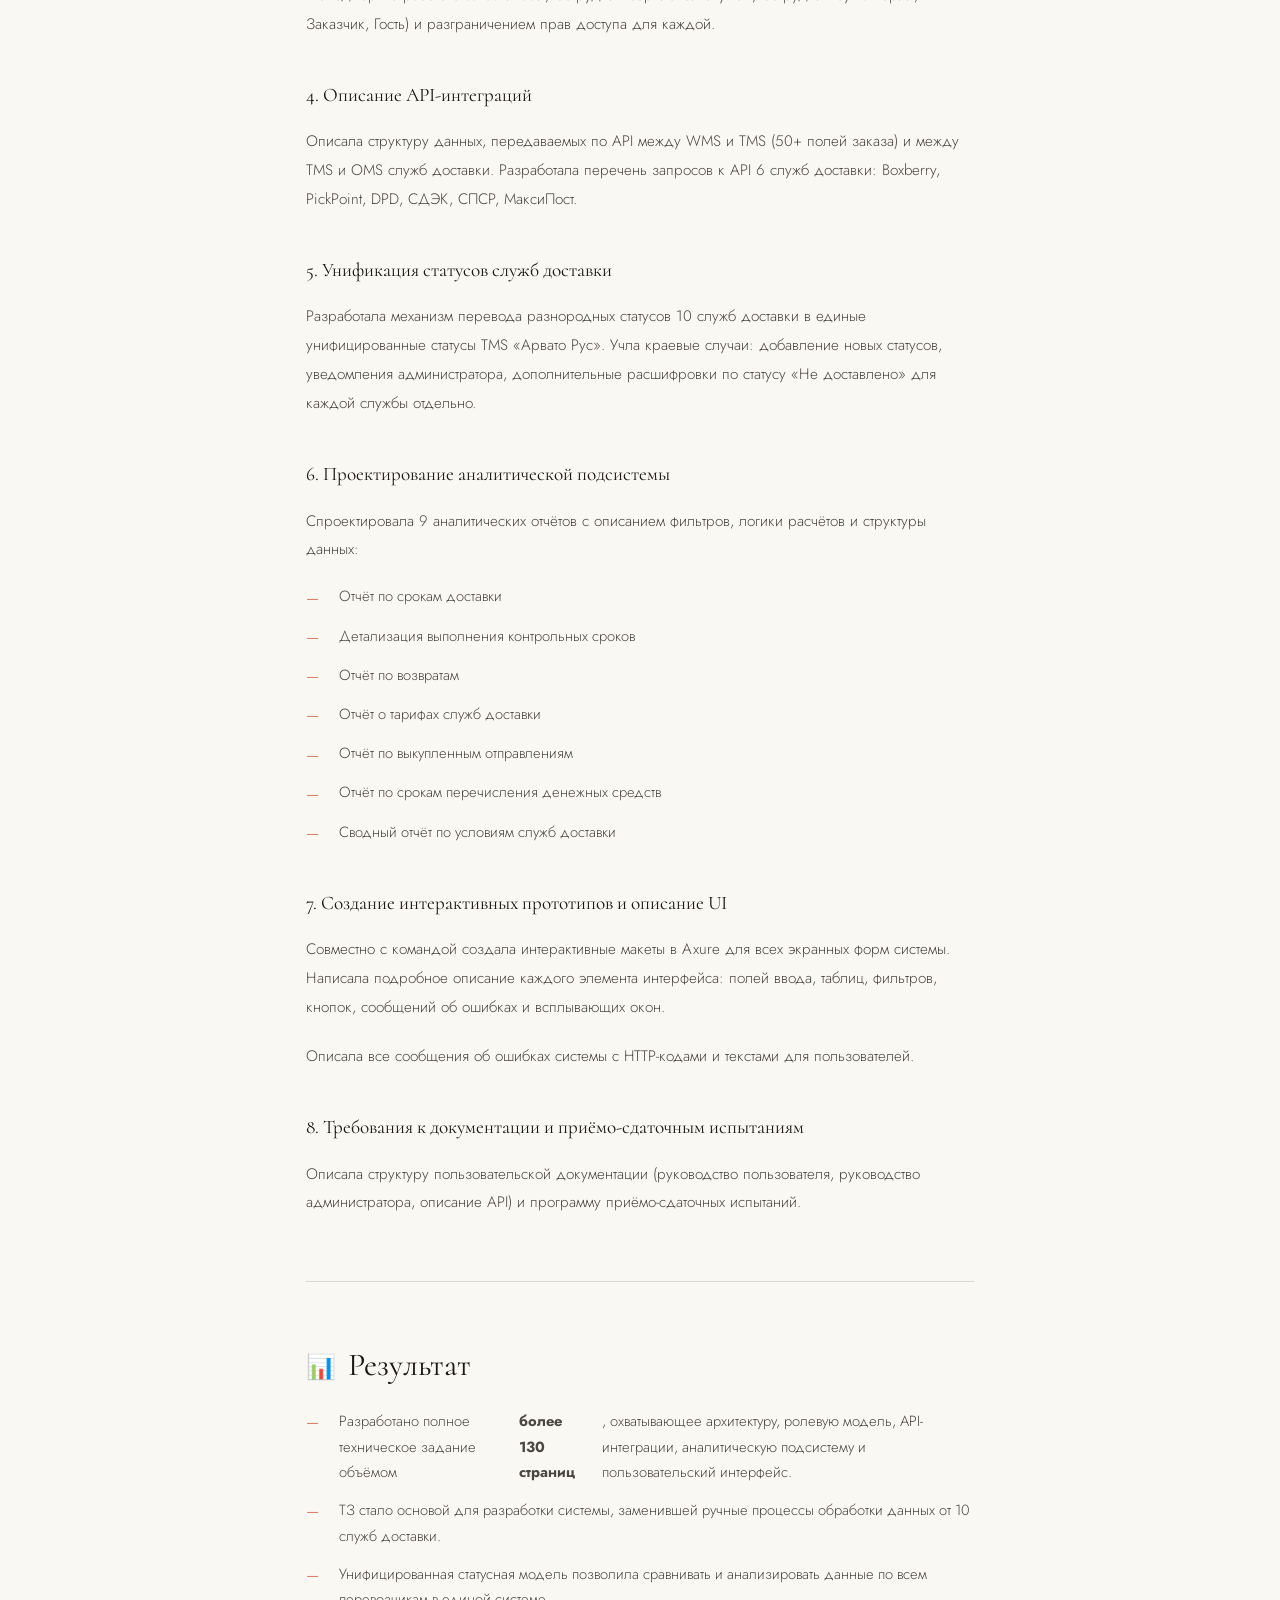
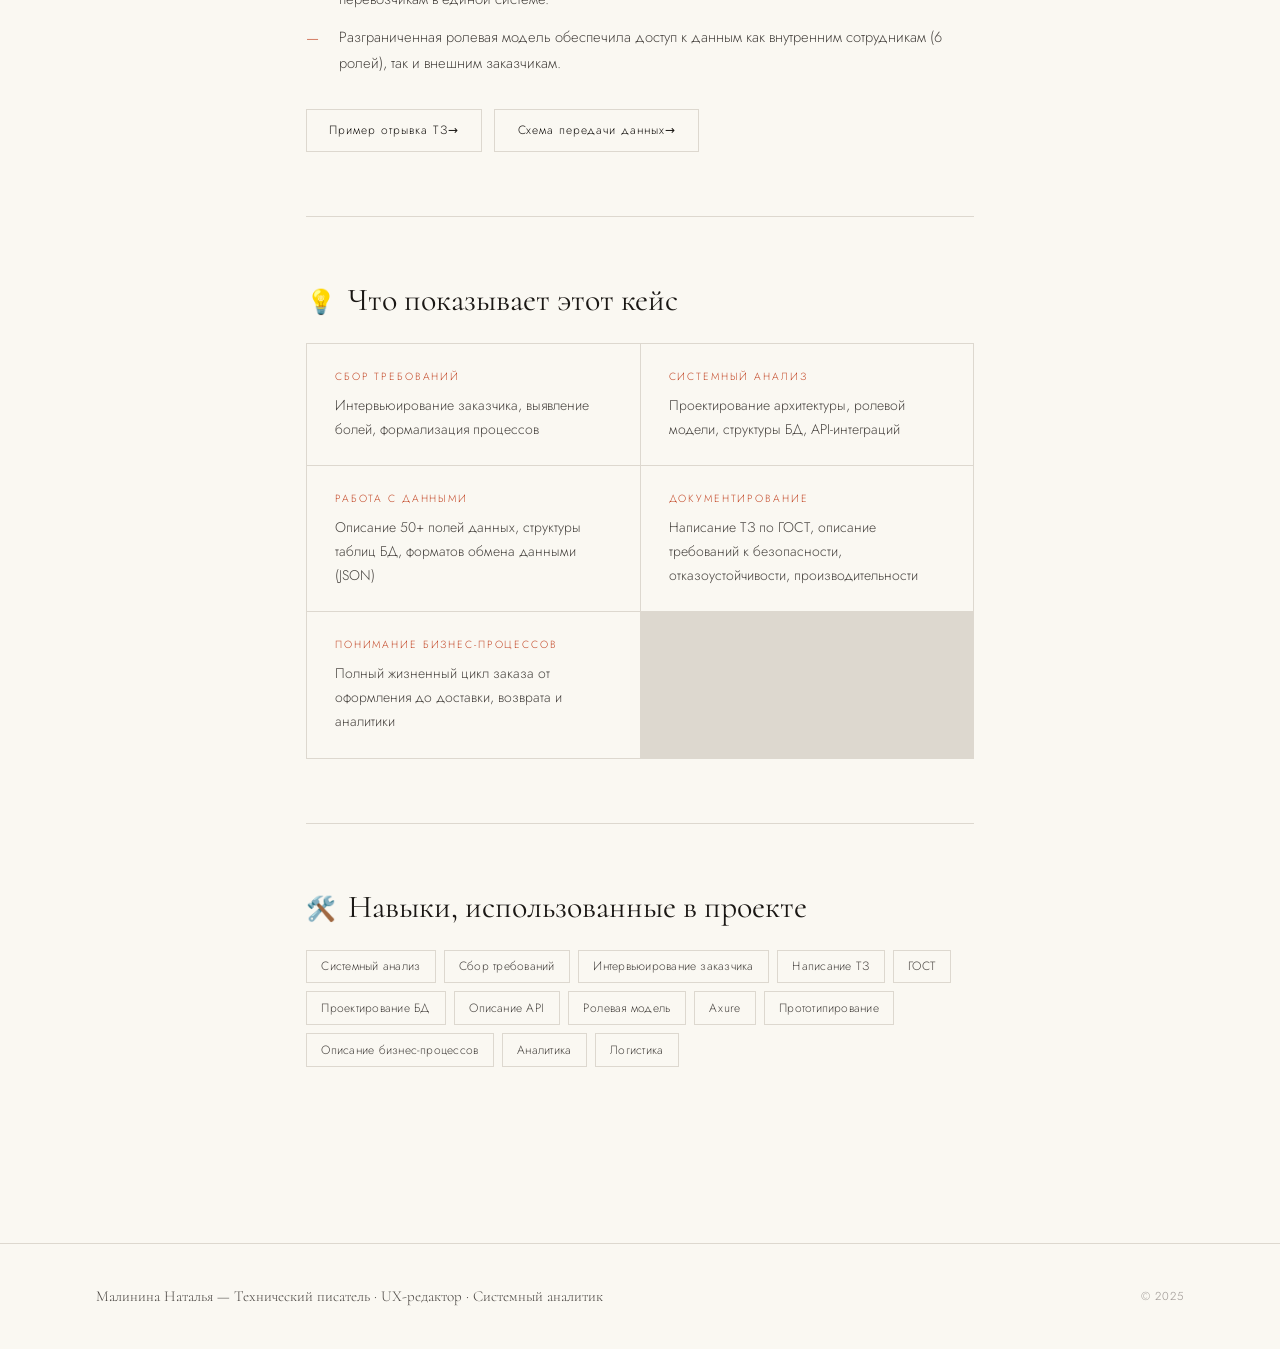
<file: case-tms.html>
<!DOCTYPE html>
<html lang="ru">
<head>
  <meta charset="UTF-8">
  <meta name="viewport" content="width=device-width, initial-scale=1.0">
  <title>ТЗ на TMS для Арвато Рус — Малинина Наталья</title>
  <link rel="preconnect" href="https://fonts.googleapis.com">
  <link rel="preconnect" href="https://fonts.gstatic.com" crossorigin>
  <link href="https://fonts.googleapis.com/css2?family=Cormorant:ital,wght@0,300;0,400;0,600;1,300;1,400&family=Jost:wght@300;400;500&display=swap" rel="stylesheet">
  <link rel="stylesheet" href="style.css">
  <style>
    .case-hero {
      padding: 9rem 6rem 5rem;
      border-bottom: 1px solid var(--rule);
    }
    .breadcrumb { font-size: 0.68rem; letter-spacing: 0.16em; text-transform: uppercase; color: var(--ink-faint); margin-bottom: 2.5rem; }
    .breadcrumb a { color: var(--accent); text-decoration: none; }
    .breadcrumb a:hover { text-decoration: underline; }
    .breadcrumb span { margin: 0 0.6rem; }
    .case-title { font-family: var(--serif); font-size: clamp(2.5rem, 5.5vw, 5rem); font-weight: 300; line-height: 1.0; letter-spacing: -0.025em; max-width: 18ch; margin-bottom: 3.5rem; }
    .case-meta { display: grid; grid-template-columns: repeat(4, auto); gap: 0; border: 1px solid var(--rule); width: fit-content; }
    .meta-item { padding: 1.25rem 2rem; border-right: 1px solid var(--rule); }
    .meta-item:last-child { border-right: none; }
    .meta-label { font-size: 0.6rem; letter-spacing: 0.2em; text-transform: uppercase; color: var(--ink-faint); margin-bottom: 0.35rem; }
    .meta-value { font-size: 0.85rem; color: var(--ink); font-weight: 400; }

    .results-banner { display: flex; border-bottom: 1px solid var(--rule); border-top: 1px solid var(--rule); }
    .result-cell { flex: 1; padding: 3rem 6rem; border-right: 1px solid var(--rule); text-align: center; }
    .result-cell:last-child { border-right: none; }
    .result-big { font-family: var(--serif); font-size: 4.5rem; font-weight: 300; color: var(--accent); line-height: 1; letter-spacing: -0.03em; }
    .result-desc { font-size: 0.72rem; letter-spacing: 0.1em; text-transform: uppercase; color: var(--ink-faint); margin-top: 0.5rem; }

    .case-body { max-width: 860px; margin: 0 auto; padding: 5rem 6rem 7rem; }
    .case-section { margin-bottom: 4rem; padding-top: 4rem; border-top: 1px solid var(--rule); }
    .case-section:first-child { border-top: none; padding-top: 0; }
    .section-heading { font-family: var(--serif); font-size: 2rem; font-weight: 400; line-height: 1.2; margin-bottom: 1.5rem; display: flex; align-items: baseline; gap: 0.75rem; }
    .section-emoji { font-size: 1.5rem; line-height: 1; }
    .case-text { font-size: 0.95rem; line-height: 1.9; color: var(--ink-light); margin-bottom: 1.25rem; }
    .case-list { list-style: none; margin: 1rem 0 1.5rem; display: flex; flex-direction: column; gap: 0.75rem; }
    .case-list li { display: flex; gap: 1.25rem; font-size: 0.92rem; line-height: 1.75; color: var(--ink-light); }
    .case-list li::before { content: '—'; color: var(--accent); flex-shrink: 0; margin-top: 0.1em; }
    .case-subsection { margin-top: 2.5rem; }
    .subsection-title { font-family: var(--serif); font-size: 1.2rem; font-weight: 400; margin-bottom: 1rem; color: var(--ink); }
    .num-list { list-style: none; counter-reset: item; display: flex; flex-direction: column; gap: 0.75rem; margin: 1rem 0 1.5rem; }
    .num-list li { display: flex; gap: 1.25rem; font-size: 0.92rem; line-height: 1.75; color: var(--ink-light); counter-increment: item; }
    .num-list li::before { content: counter(item) "."; color: var(--accent); font-family: var(--serif); font-size: 1rem; flex-shrink: 0; width: 1.25rem; }
    .skill-chips { display: flex; flex-wrap: wrap; gap: 0.5rem; margin-top: 1rem; }
    .skill-chip { font-size: 0.75rem; padding: 0.35rem 0.9rem; border: 1px solid var(--rule); color: var(--ink-light); letter-spacing: 0.02em; }
    .case-quote { margin: 2.5rem 0; padding: 2rem 2.5rem; border-left: 3px solid var(--accent); background: rgba(196,75,43,0.03); }
    .case-quote p { font-family: var(--serif); font-size: 1.2rem; font-style: italic; line-height: 1.6; color: var(--ink); }
    .case-links { display: flex; flex-wrap: wrap; gap: 0.75rem; margin-top: 2rem; }
    .case-link { display: inline-flex; align-items: center; font-size: 0.75rem; letter-spacing: 0.08em; text-decoration: none; color: var(--ink); padding: 0.65rem 1.4rem; border: 1px solid var(--rule); transition: all 0.2s; }
    .case-link:hover { border-color: var(--accent); color: var(--accent); }
    .case-link::after { content: ' →'; }

    .insight-grid { display: grid; grid-template-columns: 1fr 1fr; gap: 1px; background: var(--rule); border: 1px solid var(--rule); margin-top: 1.5rem; }
    .insight-item { background: var(--cream); padding: 1.5rem 1.75rem; }
    .insight-label { font-size: 0.65rem; letter-spacing: 0.18em; text-transform: uppercase; color: var(--accent); margin-bottom: 0.5rem; }
    .insight-text { font-size: 0.875rem; line-height: 1.7; color: var(--ink-light); }

    @media (max-width: 900px) {
      .case-hero { padding: 9rem 2rem 4rem; }
      .case-meta { grid-template-columns: 1fr 1fr; }
      .meta-item:nth-child(2) { border-right: none; }
      .meta-item:nth-child(3) { border-top: 1px solid var(--rule); }
      .results-banner { flex-direction: column; }
      .result-cell { border-right: none; border-bottom: 1px solid var(--rule); padding: 2rem 2rem; }
      .result-cell:last-child { border-bottom: none; }
      .case-body { padding: 3rem 2rem 5rem; }
      .insight-grid { grid-template-columns: 1fr; }
    }
  </style>
</head>
<body>

  <nav>
    <a href="index.html" class="nav-logo">Н. Малинина</a>
    <ul class="nav-links">
      <li><a href="index.html#services">Услуги</a></li>
      <li><a href="index.html#portfolio">Портфолио</a></li>
      <li><a href="index.html#experience">Опыт</a></li>
      <li><a href="index.html#skills">Навыки</a></li>
      <li><a href="index.html#contact">Контакты</a></li>
    </ul>
  </nav>

  <!-- Hero -->
  <div class="case-hero reveal">
    <p class="breadcrumb"><a href="index.html">Главная</a><span>/</span><a href="portfolio-specs.html">Технические задания</a><span>/</span>TMS Арвато Рус</p>
    <h1 class="case-title">Разработка ТЗ на систему управления транспортом (TMS) для «Арвато Рус»</h1>
    <div class="case-meta">
      <div class="meta-item">
        <p class="meta-label">Роль</p>
        <p class="meta-value">Системный аналитик</p>
      </div>
      <div class="meta-item">
        <p class="meta-label">Компания / Заказчик</p>
        <p class="meta-value">ООО «Текмэн» / Арвато Рус</p>
      </div>
      <div class="meta-item">
        <p class="meta-label">Период</p>
        <p class="meta-value">2017–2018</p>
      </div>
      <div class="meta-item">
        <p class="meta-label">Инструменты</p>
        <p class="meta-value">Axure RP · Microsoft Word · Google Docs</p>
      </div>
    </div>
  </div>

  <!-- Results banner -->
  <div class="results-banner reveal">
    <div class="result-cell">
      <div class="result-big">130+</div>
      <p class="result-desc">Страниц ТЗ</p>
    </div>
    <div class="result-cell">
      <div class="result-big">10</div>
      <p class="result-desc">Служб доставки</p>
    </div>
    <div class="result-cell">
      <div class="result-big">7</div>
      <p class="result-desc">Ролей пользователей</p>
    </div>
    <div class="result-cell">
      <div class="result-big">9</div>
      <p class="result-desc">Аналитических отчётов</p>
    </div>
  </div>

  <!-- Body -->
  <div class="case-body">

    <div class="case-section reveal">
      <h2 class="section-heading"><span class="section-emoji">🔍</span> Контекст</h2>
      <p class="case-text">«Арвато Рус» — независимый сервис-провайдер в сфере электронной коммерции и управления цепочками поставок. Компания ежемесячно обрабатывает до 1 миллиона отправлений, работая с такими службами доставки, как DPD, СДЭК, Boxberry, Почта России, PickPoint и другими.</p>
      <p class="case-text">Я работала в компании «Текмэн» на позиции системного аналитика. Мне была поставлена задача разработать техническое задание на проектирование TMS (Transportation Management System) — системы управления транспортом — с нуля.</p>
    </div>

    <div class="case-section reveal">
      <h2 class="section-heading"><span class="section-emoji">❗</span> Проблема</h2>
      <p class="case-text">До создания TMS процессы в компании были ручными и разрозненными:</p>
      <ul class="case-list">
        <li>Данные об отправлениях хранились в двух несвязанных ERP-системах (SAP и FullHouse), которые не имели общей базы данных и не были интегрированы между собой.</li>
        <li>Отчётность по статусам доставки и тарифам служб доставки вносилась вручную сотрудниками.</li>
        <li>Каждая служба доставки использовала собственную OMS с нестандартизированными данными и статусами — это делало сравнение и аналитику невозможными.</li>
        <li>Сводная отчётность по разным службам доставки формировалась вручную путём сведения данных из SAP и FullHouse.</li>
      </ul>
      <p class="case-text">Итог: высокая трудоёмкость, ошибки, запаздывающая аналитика и отсутствие единого инструмента для принятия решений по работе со службами доставки.</p>
    </div>

    <div class="case-section reveal">
      <h2 class="section-heading"><span class="section-emoji">🎯</span> Задача</h2>
      <p class="case-text">Разработать техническое задание для системы TMS, которая:</p>
      <ol class="num-list">
        <li>Автоматизирует взаимодействие между всеми участниками цепочки доставки: WMS, OMS служб доставки, заказчиками и клиентами.</li>
        <li>Унифицирует статусы доставки от разных служб в единый формат.</li>
        <li>Обеспечит аналитику и отчётность в режиме реального времени.</li>
        <li>Предоставит разграниченный доступ для разных ролей пользователей: сотрудников «Арвато Рус», внешних заказчиков и гостей.</li>
      </ol>
    </div>

    <div class="case-section reveal">
      <h2 class="section-heading"><span class="section-emoji">⚙️</span> Что я сделала</h2>

      <div class="case-subsection">
        <h3 class="subsection-title">1. Интервьюирование заказчика и погружение в предметную область</h3>
        <p class="case-text">Провела серию интервью с представителями разных подразделений «Арвато Рус»: отдела по работе со службами доставки, бухгалтерии, менеджеров по работе с заказчиками, IT-директора. Изучила текущие процессы взаимодействия между SAP/FullHouse, OMS служб доставки и внутренними командами.</p>
      </div>

      <div class="case-subsection">
        <h3 class="subsection-title">2. Описание процессов и требований</h3>
        <p class="case-text">Описала полный жизненный цикл отправления: от импорта заказа из интернет-магазина в WMS — через формирование и передачу отправления в службу доставки — до получения статусов, обработки возвратов и формирования итоговой отчётности для заказчиков.</p>
        <p class="case-text">Разработала глоссарий системы (TMS, WMS, OMS, ERP, SAP, FullHouse, статусы, роли) для единого понимания терминов командой разработки и заказчиком.</p>
      </div>

      <div class="case-subsection">
        <h3 class="subsection-title">3. Проектирование архитектуры и ролевой модели</h3>
        <p class="case-text">Спроектировала архитектуру системы из трёх ключевых компонентов:</p>
        <ul class="case-list">
          <li><strong>АРМ Администратора</strong> — управление пользователями, справочниками, отчётами.</li>
          <li><strong>Функциональные механизмы</strong> — обработка тарифов, аналитика, трекинг отправлений.</li>
          <li><strong>База данных</strong> — централизованное хранилище с 9 ключевыми таблицами (Users, Delivery_services, Delivery_Rates, Parcel и др.).</li>
        </ul>
        <p class="case-text">Описала ролевую модель с 7 ролями пользователей (Администратор, Сотрудник отдела доставки, Менеджер по работе с заказчиками, Сотрудник сервисной службы, Сотрудник бухгалтерии, Заказчик, Гость) и разграничением прав доступа для каждой.</p>
      </div>

      <div class="case-subsection">
        <h3 class="subsection-title">4. Описание API-интеграций</h3>
        <p class="case-text">Описала структуру данных, передаваемых по API между WMS и TMS (50+ полей заказа) и между TMS и OMS служб доставки. Разработала перечень запросов к API 6 служб доставки: Boxberry, PickPoint, DPD, СДЭК, СПСР, МаксиПост.</p>
      </div>

      <div class="case-subsection">
        <h3 class="subsection-title">5. Унификация статусов служб доставки</h3>
        <p class="case-text">Разработала механизм перевода разнородных статусов 10 служб доставки в единые унифицированные статусы TMS «Арвато Рус». Учла краевые случаи: добавление новых статусов, уведомления администратора, дополнительные расшифровки по статусу «Не доставлено» для каждой службы отдельно.</p>
      </div>

      <div class="case-subsection">
        <h3 class="subsection-title">6. Проектирование аналитической подсистемы</h3>
        <p class="case-text">Спроектировала 9 аналитических отчётов с описанием фильтров, логики расчётов и структуры данных:</p>
        <ul class="case-list">
          <li>Отчёт по срокам доставки</li>
          <li>Детализация выполнения контрольных сроков</li>
          <li>Отчёт по возвратам</li>
          <li>Отчёт о тарифах служб доставки</li>
          <li>Отчёт по выкупленным отправлениям</li>
          <li>Отчёт по срокам перечисления денежных средств</li>
          <li>Сводный отчёт по условиям служб доставки</li>
        </ul>
      </div>

      <div class="case-subsection">
        <h3 class="subsection-title">7. Создание интерактивных прототипов и описание UI</h3>
        <p class="case-text">Совместно с командой создала интерактивные макеты в Axure для всех экранных форм системы. Написала подробное описание каждого элемента интерфейса: полей ввода, таблиц, фильтров, кнопок, сообщений об ошибках и всплывающих окон.</p>
        <p class="case-text">Описала все сообщения об ошибках системы с HTTP-кодами и текстами для пользователей.</p>
      </div>

      <div class="case-subsection">
        <h3 class="subsection-title">8. Требования к документации и приёмо-сдаточным испытаниям</h3>
        <p class="case-text">Описала структуру пользовательской документации (руководство пользователя, руководство администратора, описание API) и программу приёмо-сдаточных испытаний.</p>
      </div>
    </div>

    <div class="case-section reveal">
      <h2 class="section-heading"><span class="section-emoji">📊</span> Результат</h2>
      <ul class="case-list">
        <li>Разработано полное техническое задание объёмом <strong>более 130 страниц</strong>, охватывающее архитектуру, ролевую модель, API-интеграции, аналитическую подсистему и пользовательский интерфейс.</li>
        <li>ТЗ стало основой для разработки системы, заменившей ручные процессы обработки данных от 10 служб доставки.</li>
        <li>Унифицированная статусная модель позволила сравнивать и анализировать данные по всем перевозчикам в единой системе.</li>
        <li>Разграниченная ролевая модель обеспечила доступ к данным как внутренним сотрудникам (6 ролей), так и внешним заказчикам.</li>
      </ul>
      <div class="case-links">
        <a href="https://drive.google.com/file/d/1DDqpYZ6AiiNFkfgH9aY27HCwBsGfHFn_/view?usp=sharing" class="case-link" target="_blank" rel="noopener">Пример отрывка ТЗ</a>
        <a href="https://drive.google.com/file/d/1iYYtlB5t_d6zTvb_PQUdvXVv11IuhkyD/view?usp=sharing" class="case-link" target="_blank" rel="noopener">Схема передачи данных</a>
      </div>
    </div>

    <div class="case-section reveal">
      <h2 class="section-heading"><span class="section-emoji">💡</span> Что показывает этот кейс</h2>
      <div class="insight-grid">
        <div class="insight-item">
          <p class="insight-label">Сбор требований</p>
          <p class="insight-text">Интервьюирование заказчика, выявление болей, формализация процессов</p>
        </div>
        <div class="insight-item">
          <p class="insight-label">Системный анализ</p>
          <p class="insight-text">Проектирование архитектуры, ролевой модели, структуры БД, API-интеграций</p>
        </div>
        <div class="insight-item">
          <p class="insight-label">Работа с данными</p>
          <p class="insight-text">Описание 50+ полей данных, структуры таблиц БД, форматов обмена данными (JSON)</p>
        </div>
        <div class="insight-item">
          <p class="insight-label">Документирование</p>
          <p class="insight-text">Написание ТЗ по ГОСТ, описание требований к безопасности, отказоустойчивости, производительности</p>
        </div>
        <div class="insight-item">
          <p class="insight-label">Понимание бизнес-процессов</p>
          <p class="insight-text">Полный жизненный цикл заказа от оформления до доставки, возврата и аналитики</p>
        </div>
      </div>
    </div>

    <div class="case-section reveal">
      <h2 class="section-heading"><span class="section-emoji">🛠️</span> Навыки, использованные в проекте</h2>
      <div class="skill-chips">
        <span class="skill-chip">Системный анализ</span>
        <span class="skill-chip">Сбор требований</span>
        <span class="skill-chip">Интервьюирование заказчика</span>
        <span class="skill-chip">Написание ТЗ</span>
        <span class="skill-chip">ГОСТ</span>
        <span class="skill-chip">Проектирование БД</span>
        <span class="skill-chip">Описание API</span>
        <span class="skill-chip">Ролевая модель</span>
        <span class="skill-chip">Axure</span>
        <span class="skill-chip">Прототипирование</span>
        <span class="skill-chip">Описание бизнес-процессов</span>
        <span class="skill-chip">Аналитика</span>
        <span class="skill-chip">Логистика</span>
      </div>
    </div>

  </div>

  <footer>
    <span class="footer-name">Малинина Наталья — Технический писатель · UX-редактор · Системный аналитик</span>
    <span class="footer-copy">© 2025</span>
  </footer>

  <script>
    const io = new IntersectionObserver((entries) => {
      entries.forEach((e, i) => {
        if (e.isIntersecting) {
          setTimeout(() => e.target.classList.add('in'), i * 80);
          io.unobserve(e.target);
        }
      });
    }, { threshold: 0.06, rootMargin: '0px 0px -40px 0px' });
    document.querySelectorAll('.reveal').forEach(el => io.observe(el));
  </script>
</body>
</html>
</file>
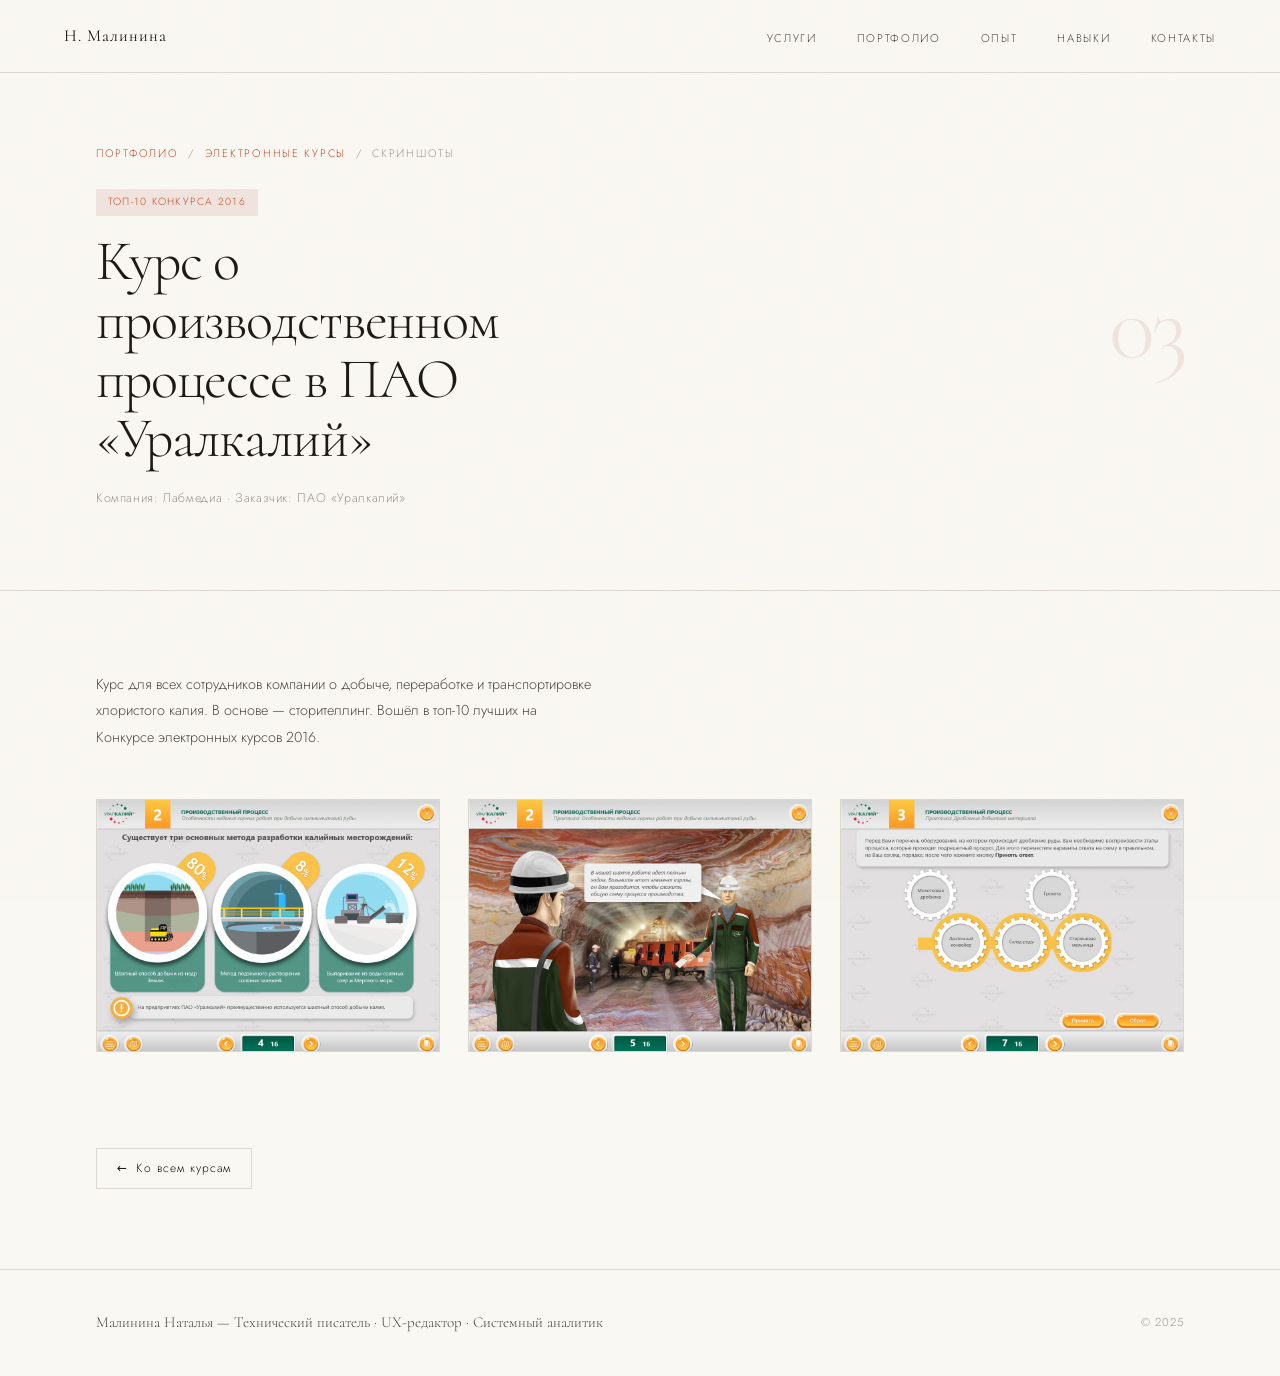
<file: case-uralkali.html>
<!DOCTYPE html>
<html lang="ru">
<head>
  <meta charset="UTF-8">
  <meta name="viewport" content="width=device-width, initial-scale=1.0">
  <title>Курс о производственном процессе для «Уралкалий» — скриншоты — Малинина Наталья</title>
  <link rel="preconnect" href="https://fonts.googleapis.com">
  <link rel="preconnect" href="https://fonts.gstatic.com" crossorigin>
  <link href="https://fonts.googleapis.com/css2?family=Cormorant:ital,wght@0,300;0,400;0,600;1,300;1,400&family=Jost:wght@300;400;500&display=swap" rel="stylesheet">
  <link rel="stylesheet" href="style.css">
  <style>
    .page-hero {
      padding: 9rem 6rem 5rem;
      border-bottom: 1px solid var(--rule);
      display: grid;
      grid-template-columns: 1fr auto;
      gap: 3rem;
      align-items: end;
    }
    .breadcrumb { font-size: 0.68rem; letter-spacing: 0.16em; text-transform: uppercase; color: var(--ink-faint); margin-bottom: 1.5rem; }
    .breadcrumb a { color: var(--accent); text-decoration: none; }
    .breadcrumb a:hover { text-decoration: underline; }
    .breadcrumb span { margin: 0 0.6rem; }
    .page-badge {
      display: inline-block;
      font-size: 0.65rem;
      letter-spacing: 0.12em;
      text-transform: uppercase;
      padding: 0.3rem 0.75rem;
      background: var(--accent-light);
      color: var(--accent);
      margin-bottom: 1rem;
    }
    .page-title { font-family: var(--serif); font-size: clamp(2.2rem, 4.4vw, 3.8rem); font-weight: 300; line-height: 1.05; letter-spacing: -0.02em; max-width: 20ch; }
    .page-company { font-size: 0.78rem; color: var(--ink-faint); letter-spacing: 0.05em; margin-top: 1.25rem; }
    .page-count { font-family: var(--serif); font-size: 6rem; font-weight: 300; color: var(--accent-light); line-height: 1; letter-spacing: -0.04em; align-self: center; }

    .shots { padding: 5rem 6rem 6rem; }
    .shots-intro { font-size: 0.9rem; line-height: 1.85; color: var(--ink-light); max-width: 62ch; margin-bottom: 3rem; }

    .shot-grid {
      display: grid;
      grid-template-columns: repeat(auto-fill, minmax(320px, 1fr));
      gap: 1.75rem;
    }

    .shot {
      display: block;
      padding: 0;
      border: 1px solid var(--rule);
      background: #fff;
      cursor: zoom-in;
      transition: border-color 0.2s, transform 0.2s;
      width: 100%;
    }
    .shot:hover { border-color: var(--accent); transform: translateY(-2px); }
    .shot img { display: block; width: 100%; height: auto; }

    /* ── LIGHTBOX ── */
    .lightbox {
      position: fixed;
      inset: 0;
      z-index: 500;
      background: rgba(26, 23, 20, 0.94);
      display: flex;
      align-items: center;
      justify-content: center;
      padding: 3rem;
      cursor: zoom-out;
    }
    .lightbox img { max-width: 100%; max-height: 100%; object-fit: contain; }
    .lightbox-close {
      position: absolute;
      top: 1.5rem;
      right: 2rem;
      font-size: 2rem;
      line-height: 1;
      color: var(--cream);
      background: none;
      border: none;
      cursor: pointer;
      font-family: var(--sans);
      font-weight: 300;
    }

    .back-row { padding: 0 6rem 5rem; }
    .back-link {
      display: inline-flex;
      align-items: center;
      gap: 0.5rem;
      font-size: 0.75rem;
      letter-spacing: 0.08em;
      text-decoration: none;
      color: var(--ink);
      padding: 0.6rem 1.25rem;
      border: 1px solid var(--rule);
      transition: all 0.2s;
    }
    .back-link:hover { border-color: var(--accent); color: var(--accent); }
    .back-link::before { content: '← '; }

    @media (max-width: 900px) {
      .page-hero { padding: 9rem 1.75rem 4rem; grid-template-columns: 1fr; }
      .page-count { display: none; }
      .shots { padding: 3rem 1.75rem; }
      .back-row { padding: 0 1.75rem 3rem; }
      .shot-grid { grid-template-columns: 1fr; gap: 1.25rem; }
      .lightbox { padding: 1.25rem; }
    }
  </style>
</head>
<body>

  <nav>
    <a href="index.html" class="nav-logo">Н. Малинина</a>
    <ul class="nav-links">
      <li><a href="index.html#services">Услуги</a></li>
      <li><a href="index.html#portfolio">Портфолио</a></li>
      <li><a href="index.html#experience">Опыт</a></li>
      <li><a href="index.html#skills">Навыки</a></li>
      <li><a href="index.html#contact">Контакты</a></li>
    </ul>
  </nav>

  <div class="page-hero reveal">
    <div>
      <p class="breadcrumb"><a href="index.html">Портфолио</a><span>/</span><a href="portfolio-courses.html">Электронные курсы</a><span>/</span>Скриншоты</p>
      <div class="page-badge">Топ-10 конкурса 2016</div>
      <h1 class="page-title">Курс о производственном процессе в ПАО «Уралкалий»</h1>
      <p class="page-company">Компания: Лабмедиа · Заказчик: ПАО «Уралкалий»</p>
    </div>
    <div class="page-count">03</div>
  </div>

  <div class="shots">
    <p class="shots-intro reveal">Курс для всех сотрудников компании о добыче, переработке и транспортировке хлористого калия. В основе — сторителлинг. Вошёл в топ-10 лучших на Конкурсе электронных курсов 2016.</p>

    <div class="shot-grid reveal">
      <button class="shot" type="button"><img src="img/case-uralkali/uk-1.jpg" alt="Слайд «Три основных метода разработки калийных месторождений» с долями способов добычи" loading="lazy"></button>
      <button class="shot" type="button"><img src="img/case-uralkali/uk-2.jpg" alt="Сторителлинг: шахтёр в выработке передаёт герою элемент карты для общей схемы производства" loading="lazy"></button>
      <button class="shot" type="button"><img src="img/case-uralkali/uk-3.png" alt="Практика «Дробление добытого материала»: нужно расставить оборудование в правильном порядке" loading="lazy"></button>
    </div>
  </div>

  <div class="back-row reveal">
    <a href="portfolio-courses.html" class="back-link">Ко всем курсам</a>
  </div>

  <footer>
    <span class="footer-name">Малинина Наталья — Технический писатель · UX-редактор · Системный аналитик</span>
    <span class="footer-copy">© 2025</span>
  </footer>

  <script>
    const io = new IntersectionObserver((entries) => {
      entries.forEach((e, i) => {
        if (e.isIntersecting) {
          setTimeout(() => e.target.classList.add('in'), i * 100);
          io.unobserve(e.target);
        }
      });
    }, { threshold: 0.08, rootMargin: '0px 0px -40px 0px' });
    document.querySelectorAll('.reveal').forEach(el => io.observe(el));

    // ── LIGHTBOX ──
    let lightbox = null;

    function closeLightbox() {
      if (!lightbox) return;
      lightbox.remove();
      lightbox = null;
      document.body.style.overflow = '';
    }

    function openLightbox(src, alt) {
      closeLightbox();
      lightbox = document.createElement('div');
      lightbox.className = 'lightbox';
      lightbox.innerHTML = '<button class="lightbox-close" type="button" aria-label="Закрыть">&times;</button>';
      const img = document.createElement('img');
      img.src = src;
      img.alt = alt;
      lightbox.appendChild(img);
      lightbox.addEventListener('click', closeLightbox);
      document.body.appendChild(lightbox);
      document.body.style.overflow = 'hidden';
    }

    document.querySelectorAll('.shot').forEach(btn => {
      const img = btn.querySelector('img');
      btn.setAttribute('aria-label', 'Открыть скриншот: ' + img.alt);
      btn.addEventListener('click', () => openLightbox(img.src, img.alt));
    });

    document.addEventListener('keydown', e => {
      if (e.key === 'Escape') closeLightbox();
    });
  </script>
</body>
</html>
</file>
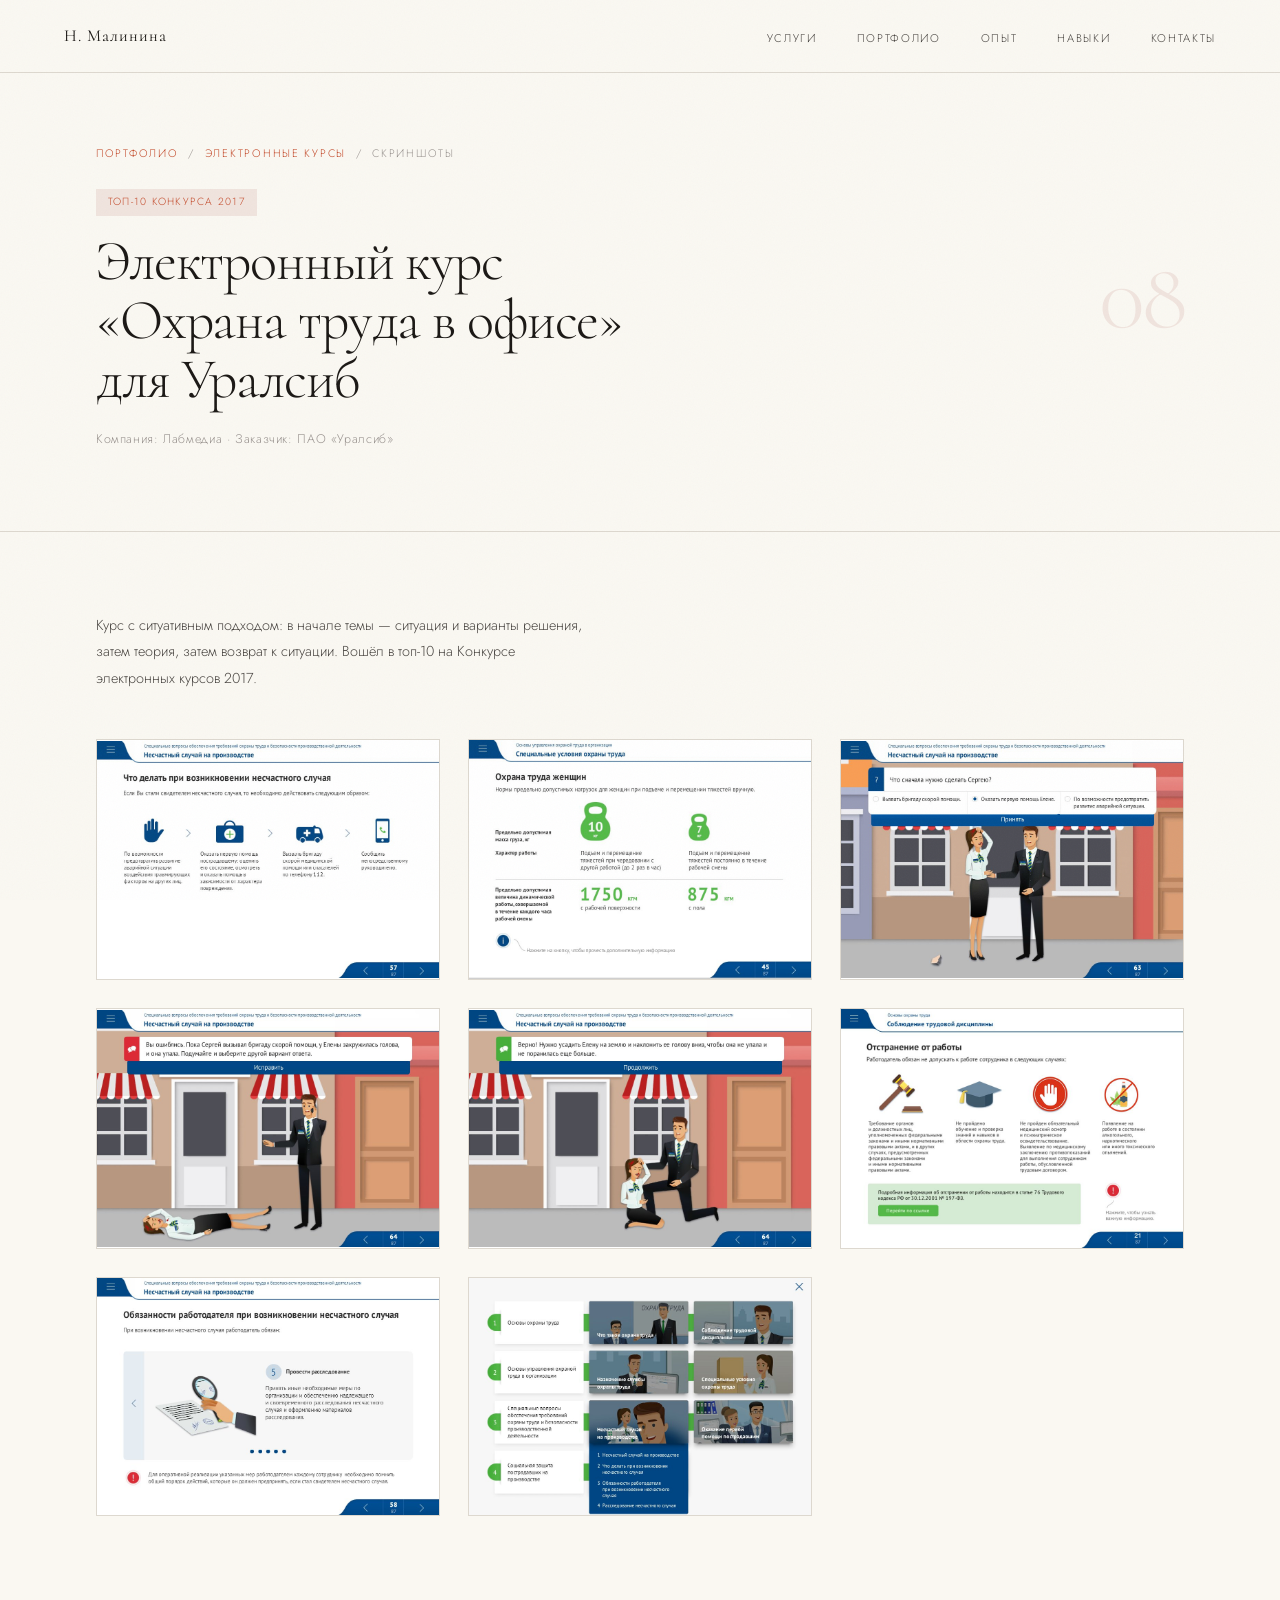
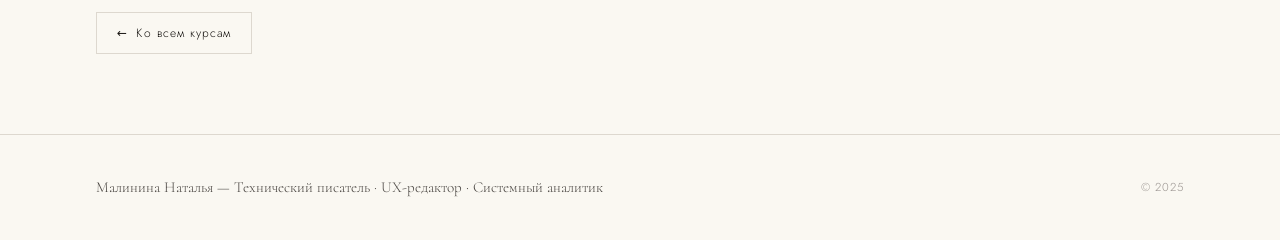
<file: case-uralsib.html>
<!DOCTYPE html>
<html lang="ru">
<head>
  <meta charset="UTF-8">
  <meta name="viewport" content="width=device-width, initial-scale=1.0">
  <title>Курс «Охрана труда в офисе» для Уралсиб — скриншоты — Малинина Наталья</title>
  <link rel="preconnect" href="https://fonts.googleapis.com">
  <link rel="preconnect" href="https://fonts.gstatic.com" crossorigin>
  <link href="https://fonts.googleapis.com/css2?family=Cormorant:ital,wght@0,300;0,400;0,600;1,300;1,400&family=Jost:wght@300;400;500&display=swap" rel="stylesheet">
  <link rel="stylesheet" href="style.css">
  <style>
    .page-hero {
      padding: 9rem 6rem 5rem;
      border-bottom: 1px solid var(--rule);
      display: grid;
      grid-template-columns: 1fr auto;
      gap: 3rem;
      align-items: end;
    }
    .breadcrumb { font-size: 0.68rem; letter-spacing: 0.16em; text-transform: uppercase; color: var(--ink-faint); margin-bottom: 1.5rem; }
    .breadcrumb a { color: var(--accent); text-decoration: none; }
    .breadcrumb a:hover { text-decoration: underline; }
    .breadcrumb span { margin: 0 0.6rem; }
    .page-badge {
      display: inline-block;
      font-size: 0.65rem;
      letter-spacing: 0.12em;
      text-transform: uppercase;
      padding: 0.3rem 0.75rem;
      background: var(--accent-light);
      color: var(--accent);
      margin-bottom: 1rem;
    }
    .page-title { font-family: var(--serif); font-size: clamp(2.2rem, 4.4vw, 3.8rem); font-weight: 300; line-height: 1.05; letter-spacing: -0.02em; max-width: 20ch; }
    .page-company { font-size: 0.78rem; color: var(--ink-faint); letter-spacing: 0.05em; margin-top: 1.25rem; }
    .page-count { font-family: var(--serif); font-size: 6rem; font-weight: 300; color: var(--accent-light); line-height: 1; letter-spacing: -0.04em; align-self: center; }

    .shots { padding: 5rem 6rem 6rem; }
    .shots-intro { font-size: 0.9rem; line-height: 1.85; color: var(--ink-light); max-width: 62ch; margin-bottom: 3rem; }

    .shot-grid {
      display: grid;
      grid-template-columns: repeat(auto-fill, minmax(320px, 1fr));
      gap: 1.75rem;
    }

    .shot {
      display: block;
      padding: 0;
      border: 1px solid var(--rule);
      background: #fff;
      cursor: zoom-in;
      transition: border-color 0.2s, transform 0.2s;
      width: 100%;
    }
    .shot:hover { border-color: var(--accent); transform: translateY(-2px); }
    .shot img { display: block; width: 100%; height: auto; }

    /* ── LIGHTBOX ── */
    .lightbox {
      position: fixed;
      inset: 0;
      z-index: 500;
      background: rgba(26, 23, 20, 0.94);
      display: flex;
      align-items: center;
      justify-content: center;
      padding: 3rem;
      cursor: zoom-out;
    }
    .lightbox img { max-width: 100%; max-height: 100%; object-fit: contain; }
    .lightbox-close {
      position: absolute;
      top: 1.5rem;
      right: 2rem;
      font-size: 2rem;
      line-height: 1;
      color: var(--cream);
      background: none;
      border: none;
      cursor: pointer;
      font-family: var(--sans);
      font-weight: 300;
    }

    .back-row { padding: 0 6rem 5rem; }
    .back-link {
      display: inline-flex;
      align-items: center;
      gap: 0.5rem;
      font-size: 0.75rem;
      letter-spacing: 0.08em;
      text-decoration: none;
      color: var(--ink);
      padding: 0.6rem 1.25rem;
      border: 1px solid var(--rule);
      transition: all 0.2s;
    }
    .back-link:hover { border-color: var(--accent); color: var(--accent); }
    .back-link::before { content: '← '; }

    @media (max-width: 900px) {
      .page-hero { padding: 9rem 1.75rem 4rem; grid-template-columns: 1fr; }
      .page-count { display: none; }
      .shots { padding: 3rem 1.75rem; }
      .back-row { padding: 0 1.75rem 3rem; }
      .shot-grid { grid-template-columns: 1fr; gap: 1.25rem; }
      .lightbox { padding: 1.25rem; }
    }
  </style>
</head>
<body>

  <nav>
    <a href="index.html" class="nav-logo">Н. Малинина</a>
    <ul class="nav-links">
      <li><a href="index.html#services">Услуги</a></li>
      <li><a href="index.html#portfolio">Портфолио</a></li>
      <li><a href="index.html#experience">Опыт</a></li>
      <li><a href="index.html#skills">Навыки</a></li>
      <li><a href="index.html#contact">Контакты</a></li>
    </ul>
  </nav>

  <div class="page-hero reveal">
    <div>
      <p class="breadcrumb"><a href="index.html">Портфолио</a><span>/</span><a href="portfolio-courses.html">Электронные курсы</a><span>/</span>Скриншоты</p>
      <div class="page-badge">Топ-10 конкурса 2017</div>
      <h1 class="page-title">Электронный курс «Охрана труда в офисе» для Уралсиб</h1>
      <p class="page-company">Компания: Лабмедиа · Заказчик: ПАО «Уралсиб»</p>
    </div>
    <div class="page-count">08</div>
  </div>

  <div class="shots">
    <p class="shots-intro reveal">Курс с ситуативным подходом: в начале темы — ситуация и варианты решения, затем теория, затем возврат к ситуации. Вошёл в топ-10 на Конкурсе электронных курсов 2017.</p>

    <div class="shot-grid reveal">
      <button class="shot" type="button"><img src="img/case-uralsib/ot-1.jpg" alt="Слайд «Что делать при возникновении несчастного случая»: четыре шага с иконками" loading="lazy"></button>
      <button class="shot" type="button"><img src="img/case-uralsib/ot-2.jpg" alt="Слайд «Охрана труда женщин»: нормы предельно допустимых нагрузок при подъёме тяжестей" loading="lazy"></button>
      <button class="shot" type="button"><img src="img/case-uralsib/ot-3.jpg" alt="Ситуация с вопросом «Что сначала нужно сделать Сергею?» и тремя вариантами ответа" loading="lazy"></button>
      <button class="shot" type="button"><img src="img/case-uralsib/ot-4.jpg" alt="Обратная связь при неверном ответе: последствия показаны в самой сцене" loading="lazy"></button>
      <button class="shot" type="button"><img src="img/case-uralsib/ot-5.jpg" alt="Обратная связь при верном ответе с пояснением, почему это правильное действие" loading="lazy"></button>
      <button class="shot" type="button"><img src="img/case-uralsib/ot-6.jpg" alt="Слайд «Отстранение от работы»: четыре основания с иконками и ссылка на статью 76 ТК РФ" loading="lazy"></button>
      <button class="shot" type="button"><img src="img/case-uralsib/ot-7.jpg" alt="Слайд «Обязанности работодателя при возникновении несчастного случая» в виде карусели" loading="lazy"></button>
      <button class="shot" type="button"><img src="img/case-uralsib/ot-8.jpg" alt="Меню курса: четыре раздела, плитки тем и список уроков внутри выбранной темы" loading="lazy"></button>
    </div>
  </div>

  <div class="back-row reveal">
    <a href="portfolio-courses.html" class="back-link">Ко всем курсам</a>
  </div>

  <footer>
    <span class="footer-name">Малинина Наталья — Технический писатель · UX-редактор · Системный аналитик</span>
    <span class="footer-copy">© 2025</span>
  </footer>

  <script>
    const io = new IntersectionObserver((entries) => {
      entries.forEach((e, i) => {
        if (e.isIntersecting) {
          setTimeout(() => e.target.classList.add('in'), i * 100);
          io.unobserve(e.target);
        }
      });
    }, { threshold: 0.08, rootMargin: '0px 0px -40px 0px' });
    document.querySelectorAll('.reveal').forEach(el => io.observe(el));

    // ── LIGHTBOX ──
    let lightbox = null;

    function closeLightbox() {
      if (!lightbox) return;
      lightbox.remove();
      lightbox = null;
      document.body.style.overflow = '';
    }

    function openLightbox(src, alt) {
      closeLightbox();
      lightbox = document.createElement('div');
      lightbox.className = 'lightbox';
      lightbox.innerHTML = '<button class="lightbox-close" type="button" aria-label="Закрыть">&times;</button>';
      const img = document.createElement('img');
      img.src = src;
      img.alt = alt;
      lightbox.appendChild(img);
      lightbox.addEventListener('click', closeLightbox);
      document.body.appendChild(lightbox);
      document.body.style.overflow = 'hidden';
    }

    document.querySelectorAll('.shot').forEach(btn => {
      const img = btn.querySelector('img');
      btn.setAttribute('aria-label', 'Открыть скриншот: ' + img.alt);
      btn.addEventListener('click', () => openLightbox(img.src, img.alt));
    });

    document.addEventListener('keydown', e => {
      if (e.key === 'Escape') closeLightbox();
    });
  </script>
</body>
</html>
</file>
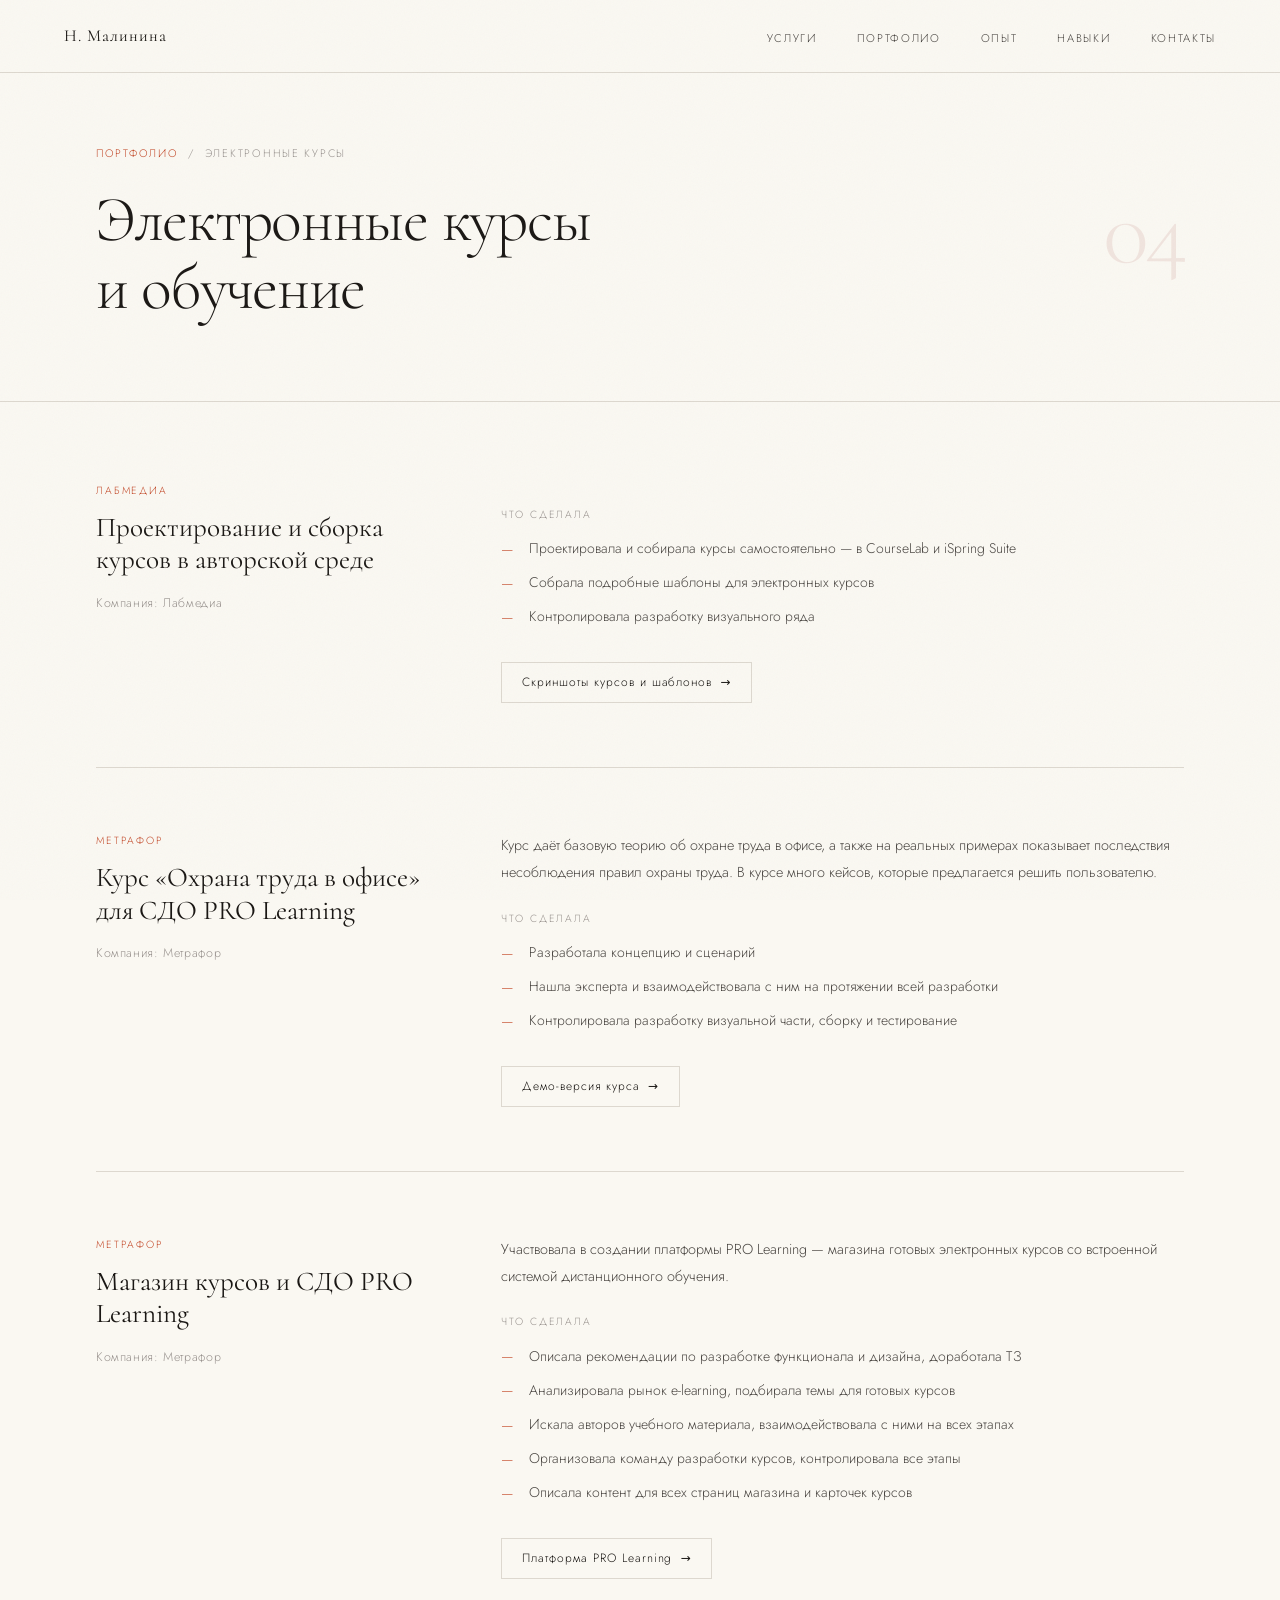
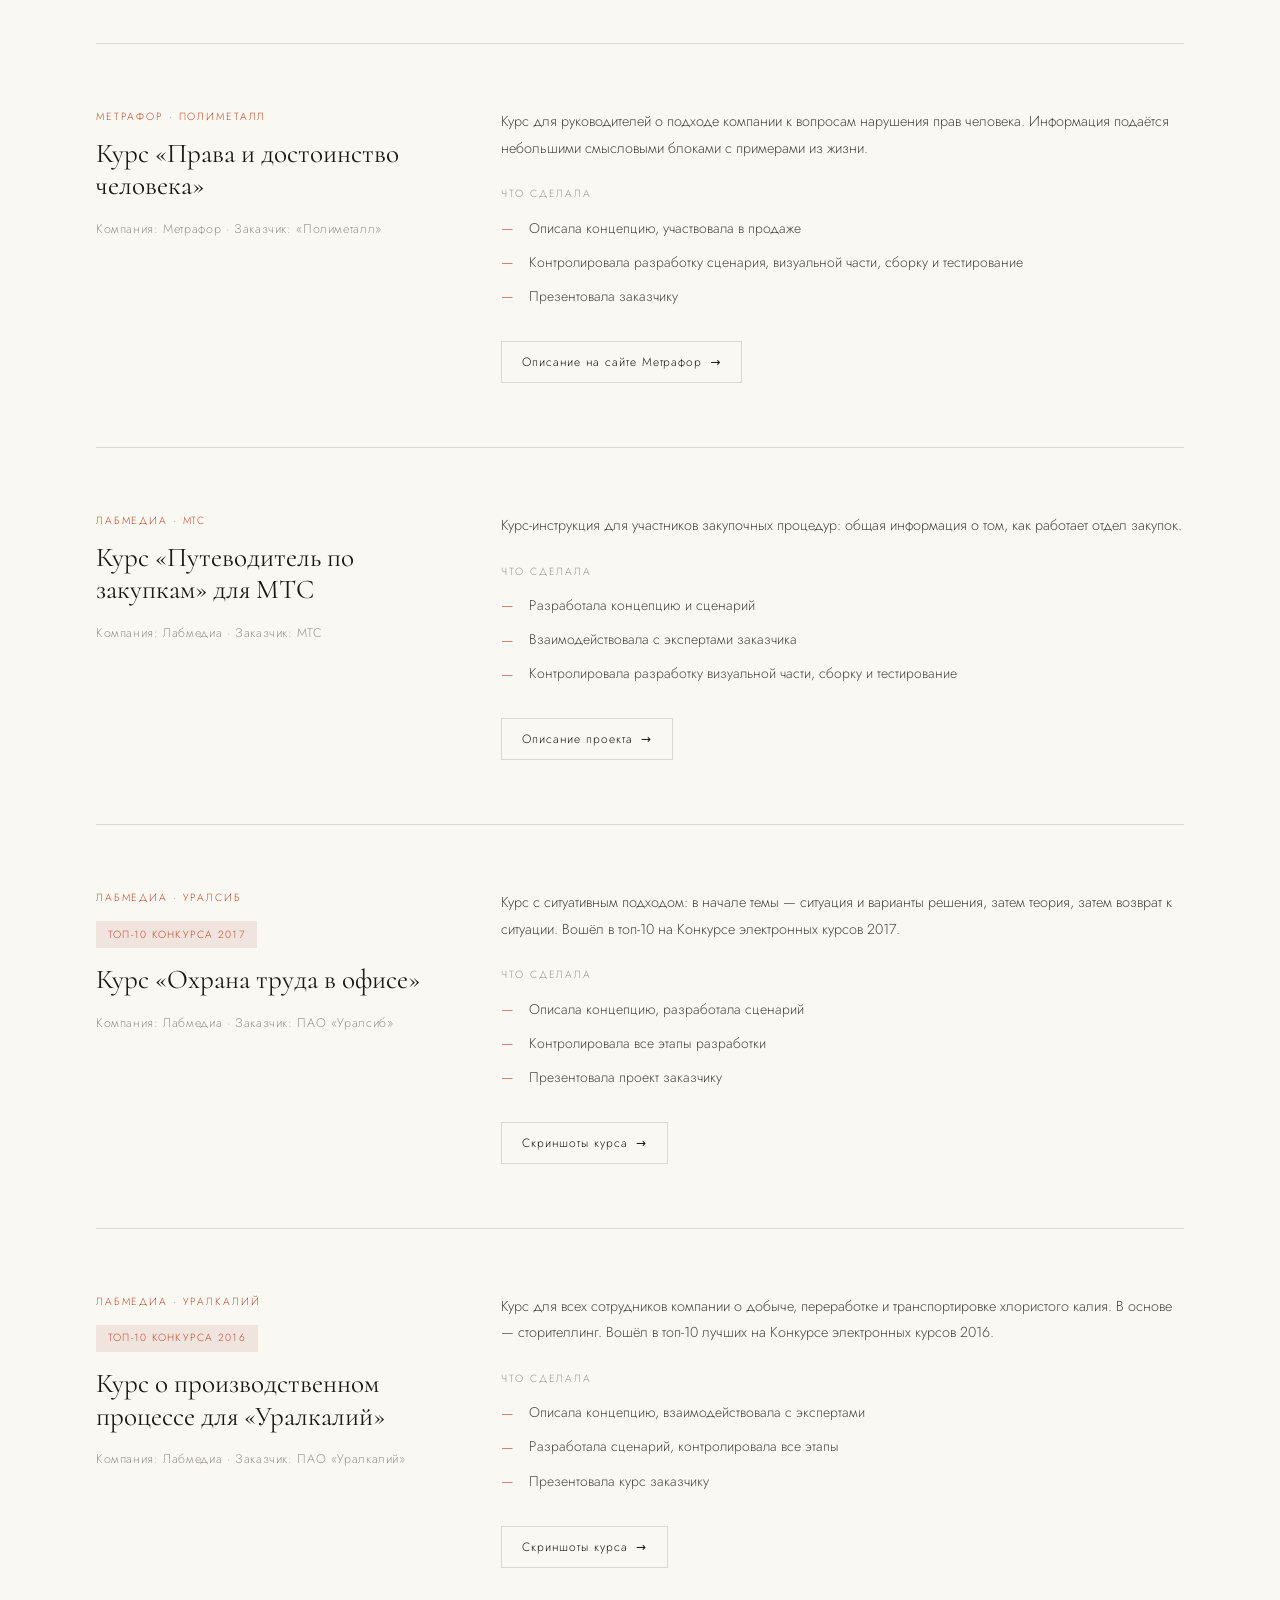
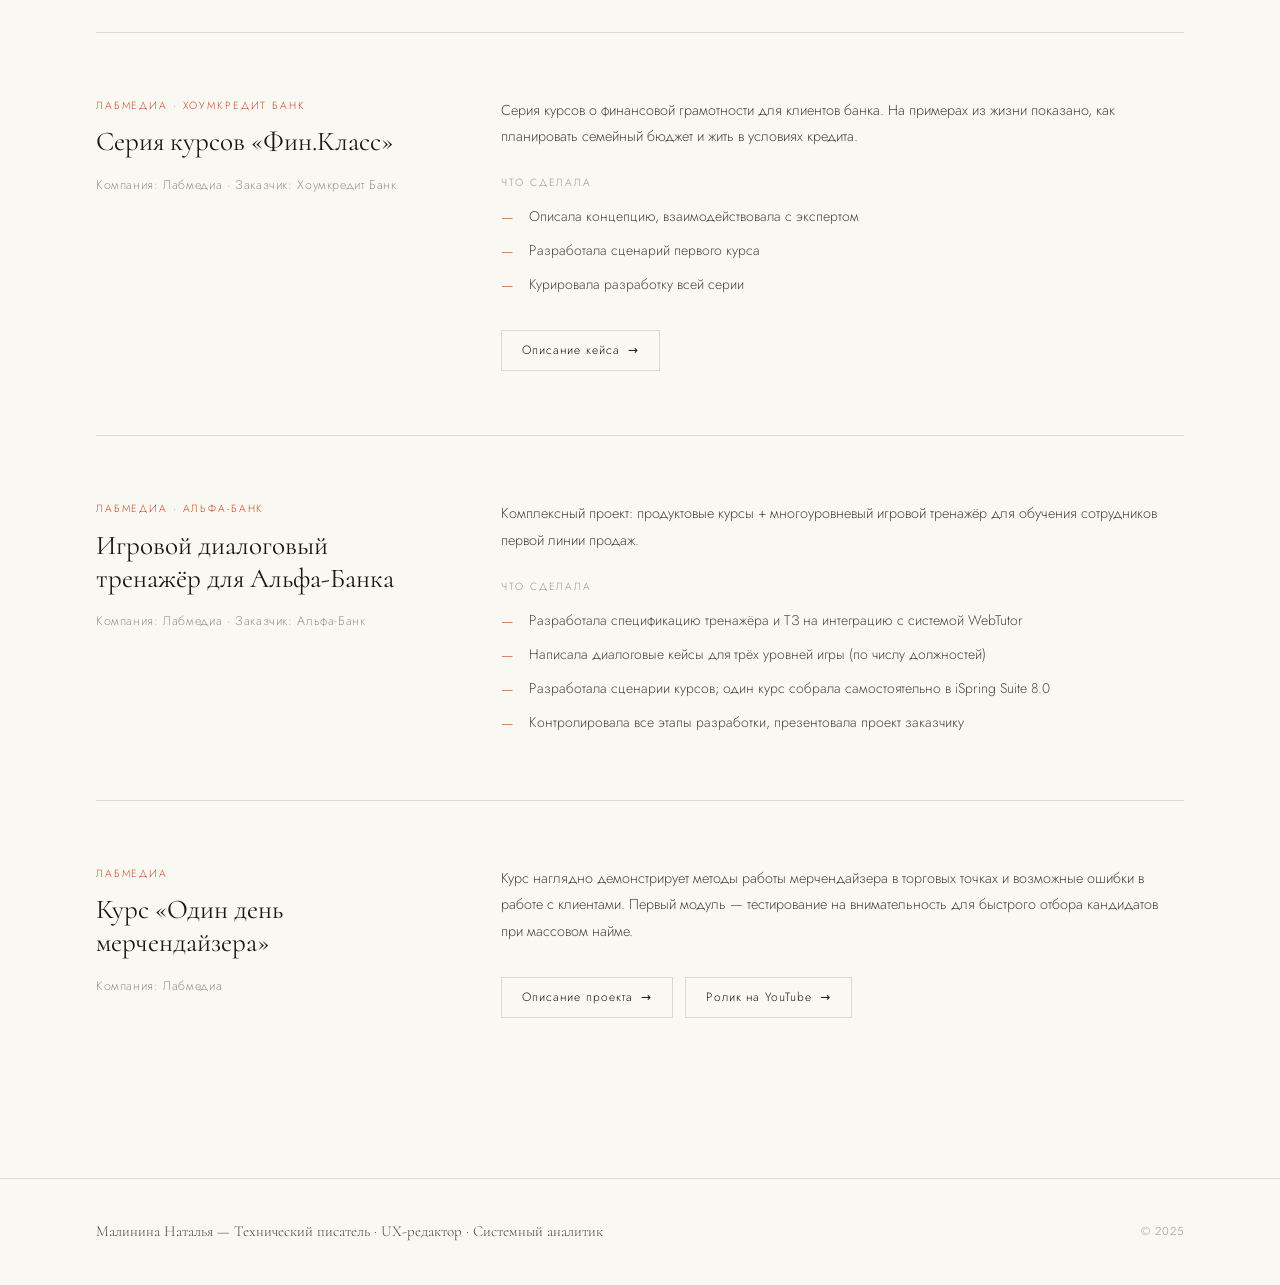
<file: portfolio-courses.html>
<!DOCTYPE html>
<html lang="ru">
<head>
  <meta charset="UTF-8">
  <meta name="viewport" content="width=device-width, initial-scale=1.0">
  <title>Электронные курсы и обучение — Малинина Наталья</title>
  <link rel="preconnect" href="https://fonts.googleapis.com">
  <link rel="preconnect" href="https://fonts.gstatic.com" crossorigin>
  <link href="https://fonts.googleapis.com/css2?family=Cormorant:ital,wght@0,300;0,400;0,600;1,300;1,400&family=Jost:wght@300;400;500&display=swap" rel="stylesheet">
  <link rel="stylesheet" href="style.css">
  <style>
    .page-hero {
      padding: 9rem 6rem 5rem;
      border-bottom: 1px solid var(--rule);
      display: grid;
      grid-template-columns: 1fr auto;
      gap: 3rem;
      align-items: end;
    }
    .breadcrumb { font-size: 0.68rem; letter-spacing: 0.16em; text-transform: uppercase; color: var(--ink-faint); margin-bottom: 1.5rem; }
    .breadcrumb a { color: var(--accent); text-decoration: none; }
    .breadcrumb a:hover { text-decoration: underline; }
    .breadcrumb span { margin: 0 0.6rem; }
    .page-icon { font-size: 2.5rem; line-height: 1; margin-bottom: 1rem; }
    .page-title { font-family: var(--serif); font-size: clamp(2.5rem, 5vw, 4.5rem); font-weight: 300; line-height: 1.05; letter-spacing: -0.02em; }
    .page-count { font-family: var(--serif); font-size: 6rem; font-weight: 300; color: var(--accent-light); line-height: 1; letter-spacing: -0.04em; align-self: center; }
    .projects { padding: 5rem 6rem 6rem; }
    .project { border-bottom: 1px solid var(--rule); padding: 4rem 0; display: grid; grid-template-columns: 1fr 2fr; gap: 4rem; }
    .project:first-child { padding-top: 0; }
    .project:last-child { border-bottom: none; }
    .project-tag { font-size: 0.65rem; letter-spacing: 0.18em; text-transform: uppercase; color: var(--accent); margin-bottom: 0.75rem; }
    .project-title { font-family: var(--serif); font-size: 1.7rem; font-weight: 400; line-height: 1.2; margin-bottom: 1rem; }
    .project-company { font-size: 0.78rem; color: var(--ink-faint); letter-spacing: 0.05em; }
    .project-desc { font-size: 0.9rem; line-height: 1.85; color: var(--ink-light); margin-bottom: 1.5rem; }
    .project-section-label { font-size: 0.65rem; letter-spacing: 0.18em; text-transform: uppercase; color: var(--ink-faint); margin-bottom: 0.85rem; margin-top: 1.5rem; }
    .project-list { list-style: none; display: flex; flex-direction: column; gap: 0.6rem; }
    .project-list li { display: flex; gap: 1rem; font-size: 0.875rem; line-height: 1.7; color: var(--ink-light); }
    .project-list li::before { content: '—'; color: var(--accent); flex-shrink: 0; margin-top: 0.05em; }
    .project-badge {
      display: inline-block;
      font-size: 0.65rem;
      letter-spacing: 0.12em;
      text-transform: uppercase;
      padding: 0.3rem 0.75rem;
      background: var(--accent-light);
      color: var(--accent);
      margin-bottom: 1rem;
    }
    .project-links { display: flex; flex-wrap: wrap; gap: 0.75rem; margin-top: 2rem; }
    .project-link {
      display: inline-flex;
      align-items: center;
      gap: 0.5rem;
      font-size: 0.75rem;
      letter-spacing: 0.08em;
      text-decoration: none;
      color: var(--ink);
      padding: 0.6rem 1.25rem;
      border: 1px solid var(--rule);
      transition: all 0.2s;
    }
    .project-link:hover { border-color: var(--accent); color: var(--accent); }
    .project-link::after { content: ' →'; }
    @media (max-width: 900px) {
      .page-hero { padding: 9rem 2rem 4rem; grid-template-columns: 1fr; }
      .page-count { display: none; }
      .projects { padding: 3rem 2rem; }
      .project { grid-template-columns: 1fr; gap: 2rem; }
    }
  </style>
</head>
<body>

  <nav>
    <a href="index.html" class="nav-logo">Н. Малинина</a>
    <ul class="nav-links">
      <li><a href="index.html#services">Услуги</a></li>
      <li><a href="index.html#portfolio">Портфолио</a></li>
      <li><a href="index.html#experience">Опыт</a></li>
      <li><a href="index.html#skills">Навыки</a></li>
      <li><a href="index.html#contact">Контакты</a></li>
    </ul>
  </nav>

  <div class="page-hero reveal">
    <div>
      <p class="breadcrumb"><a href="index.html">Портфолио</a><span>/</span>Электронные курсы</p>
      <h1 class="page-title">Электронные курсы<br>и обучение</h1>
    </div>
    <div class="page-count">04</div>
  </div>

  <div class="projects">

    <article class="project reveal">
      <div class="project-meta-col">
        <p class="project-tag">Лабмедиа</p>
        <h2 class="project-title">Проектирование и сборка курсов в авторской среде</h2>
        <p class="project-company">Компания: Лабмедиа</p>
      </div>
      <div class="project-content-col">
        <p class="project-section-label">Что сделала</p>
        <ul class="project-list">
          <li>Проектировала и собирала курсы самостоятельно — в CourseLab и iSpring Suite</li>
          <li>Собрала подробные шаблоны для электронных курсов</li>
          <li>Контролировала разработку визуального ряда</li>
        </ul>
        <div class="project-links">
          <a href="case-authoring.html" class="project-link">Скриншоты курсов и шаблонов</a>
        </div>
      </div>
    </article>

    <article class="project reveal">
      <div class="project-meta-col">
        <p class="project-tag">Метрафор</p>
        <h2 class="project-title">Курс «Охрана труда в офисе» для СДО PRO Learning</h2>
        <p class="project-company">Компания: Метрафор</p>
      </div>
      <div class="project-content-col">
        <p class="project-desc">Курс даёт базовую теорию об охране труда в офисе, а также на реальных примерах показывает последствия несоблюдения правил охраны труда. В курсе много кейсов, которые предлагается решить пользователю.</p>
        <p class="project-section-label">Что сделала</p>
        <ul class="project-list">
          <li>Разработала концепцию и сценарий</li>
          <li>Нашла эксперта и взаимодействовала с ним на протяжении всей разработки</li>
          <li>Контролировала разработку визуальной части, сборку и тестирование</li>
        </ul>
        <div class="project-links">
          <a href="http://metrafor.ru/stand/kurs_oxrana_truda_demo/3001/story_html5.html?lms=1" class="project-link" target="_blank" rel="noopener">Демо-версия курса</a>
        </div>
      </div>
    </article>

    <article class="project reveal">
      <div class="project-meta-col">
        <p class="project-tag">Метрафор</p>
        <h2 class="project-title">Магазин курсов и СДО PRO Learning</h2>
        <p class="project-company">Компания: Метрафор</p>
      </div>
      <div class="project-content-col">
        <p class="project-desc">Участвовала в создании платформы PRO Learning — магазина готовых электронных курсов со встроенной системой дистанционного обучения.</p>
        <p class="project-section-label">Что сделала</p>
        <ul class="project-list">
          <li>Описала рекомендации по разработке функционала и дизайна, доработала ТЗ</li>
          <li>Анализировала рынок e-learning, подбирала темы для готовых курсов</li>
          <li>Искала авторов учебного материала, взаимодействовала с ними на всех этапах</li>
          <li>Организовала команду разработки курсов, контролировала все этапы</li>
          <li>Описала контент для всех страниц магазина и карточек курсов</li>
        </ul>
        <div class="project-links">
          <a href="https://prolearning.ru/" class="project-link" target="_blank" rel="noopener">Платформа PRO Learning</a>
        </div>
      </div>
    </article>

    <article class="project reveal">
      <div class="project-meta-col">
        <p class="project-tag">Метрафор · Полиметалл</p>
        <h2 class="project-title">Курс «Права и достоинство человека»</h2>
        <p class="project-company">Компания: Метрафор · Заказчик: «Полиметалл»</p>
      </div>
      <div class="project-content-col">
        <p class="project-desc">Курс для руководителей о подходе компании к вопросам нарушения прав человека. Информация подаётся небольшими смысловыми блоками с примерами из жизни.</p>
        <p class="project-section-label">Что сделала</p>
        <ul class="project-list">
          <li>Описала концепцию, участвовала в продаже</li>
          <li>Контролировала разработку сценария, визуальной части, сборку и тестирование</li>
          <li>Презентовала заказчику</li>
        </ul>
        <div class="project-links">
          <a href="http://metrafor.ru/projects/course/polymetal/" class="project-link" target="_blank" rel="noopener">Описание на сайте Метрафор</a>
        </div>
      </div>
    </article>

    <article class="project reveal">
      <div class="project-meta-col">
        <p class="project-tag">Лабмедиа · МТС</p>
        <h2 class="project-title">Курс «Путеводитель по закупкам» для МТС</h2>
        <p class="project-company">Компания: Лабмедиа · Заказчик: МТС</p>
      </div>
      <div class="project-content-col">
        <p class="project-desc">Курс-инструкция для участников закупочных процедур: общая информация о том, как работает отдел закупок.</p>
        <p class="project-section-label">Что сделала</p>
        <ul class="project-list">
          <li>Разработала концепцию и сценарий</li>
          <li>Взаимодействовала с экспертами заказчика</li>
          <li>Контролировала разработку визуальной части, сборку и тестирование</li>
        </ul>
        <div class="project-links">
          <a href="https://labmedia.su/portfolio/mts/procurement_guide/" class="project-link" target="_blank" rel="noopener">Описание проекта</a>
        </div>
      </div>
    </article>

    <article class="project reveal">
      <div class="project-meta-col">
        <p class="project-tag">Лабмедиа · Уралсиб</p>
        <div class="project-badge">Топ-10 конкурса 2017</div>
        <h2 class="project-title">Курс «Охрана труда в офисе»</h2>
        <p class="project-company">Компания: Лабмедиа · Заказчик: ПАО «Уралсиб»</p>
      </div>
      <div class="project-content-col">
        <p class="project-desc">Курс с ситуативным подходом: в начале темы — ситуация и варианты решения, затем теория, затем возврат к ситуации. Вошёл в топ-10 на Конкурсе электронных курсов 2017.</p>
        <p class="project-section-label">Что сделала</p>
        <ul class="project-list">
          <li>Описала концепцию, разработала сценарий</li>
          <li>Контролировала все этапы разработки</li>
          <li>Презентовала проект заказчику</li>
        </ul>
        <div class="project-links">
          <a href="case-uralsib.html" class="project-link">Скриншоты курса</a>
        </div>
      </div>
    </article>

    <article class="project reveal">
      <div class="project-meta-col">
        <p class="project-tag">Лабмедиа · Уралкалий</p>
        <div class="project-badge">Топ-10 конкурса 2016</div>
        <h2 class="project-title">Курс о производственном процессе для «Уралкалий»</h2>
        <p class="project-company">Компания: Лабмедиа · Заказчик: ПАО «Уралкалий»</p>
      </div>
      <div class="project-content-col">
        <p class="project-desc">Курс для всех сотрудников компании о добыче, переработке и транспортировке хлористого калия. В основе — сторителлинг. Вошёл в топ-10 лучших на Конкурсе электронных курсов 2016.</p>
        <p class="project-section-label">Что сделала</p>
        <ul class="project-list">
          <li>Описала концепцию, взаимодействовала с экспертами</li>
          <li>Разработала сценарий, контролировала все этапы</li>
          <li>Презентовала курс заказчику</li>
        </ul>
        <div class="project-links">
          <a href="case-uralkali.html" class="project-link">Скриншоты курса</a>
        </div>
      </div>
    </article>

    <article class="project reveal">
      <div class="project-meta-col">
        <p class="project-tag">Лабмедиа · Хоумкредит Банк</p>
        <h2 class="project-title">Серия курсов «Фин.Класс»</h2>
        <p class="project-company">Компания: Лабмедиа · Заказчик: Хоумкредит Банк</p>
      </div>
      <div class="project-content-col">
        <p class="project-desc">Серия курсов о финансовой грамотности для клиентов банка. На примерах из жизни показано, как планировать семейный бюджет и жить в условиях кредита.</p>
        <p class="project-section-label">Что сделала</p>
        <ul class="project-list">
          <li>Описала концепцию, взаимодействовала с экспертом</li>
          <li>Разработала сценарий первого курса</li>
          <li>Курировала разработку всей серии</li>
        </ul>
        <div class="project-links">
          <a href="https://labmedia.su/blog/portal-finansovoy-gramotnosti-keys.htm" class="project-link" target="_blank" rel="noopener">Описание кейса</a>
        </div>
      </div>
    </article>

    <article class="project reveal">
      <div class="project-meta-col">
        <p class="project-tag">Лабмедиа · Альфа-Банк</p>
        <h2 class="project-title">Игровой диалоговый тренажёр для Альфа-Банка</h2>
        <p class="project-company">Компания: Лабмедиа · Заказчик: Альфа-Банк</p>
      </div>
      <div class="project-content-col">
        <p class="project-desc">Комплексный проект: продуктовые курсы + многоуровневый игровой тренажёр для обучения сотрудников первой линии продаж.</p>
        <p class="project-section-label">Что сделала</p>
        <ul class="project-list">
          <li>Разработала спецификацию тренажёра и ТЗ на интеграцию с системой WebTutor</li>
          <li>Написала диалоговые кейсы для трёх уровней игры (по числу должностей)</li>
          <li>Разработала сценарии курсов; один курс собрала самостоятельно в iSpring Suite 8.0</li>
          <li>Контролировала все этапы разработки, презентовала проект заказчику</li>
        </ul>
      </div>
    </article>

    <article class="project reveal">
      <div class="project-meta-col">
        <p class="project-tag">Лабмедиа</p>
        <h2 class="project-title">Курс «Один день мерчендайзера»</h2>
        <p class="project-company">Компания: Лабмедиа</p>
      </div>
      <div class="project-content-col">
        <p class="project-desc">Курс наглядно демонстрирует методы работы мерчендайзера в торговых точках и возможные ошибки в работе с клиентами. Первый модуль — тестирование на внимательность для быстрого отбора кандидатов при массовом найме.</p>
        <div class="project-links">
          <a href="https://labmedia.su/portfolio/avtomatizatsiya-obucheniya-/" class="project-link" target="_blank" rel="noopener">Описание проекта</a>
          <a href="https://youtu.be/qPbEOAhgmik?si=YQbfzyS0y40k8XLm" class="project-link" target="_blank" rel="noopener">Ролик на YouTube</a>
        </div>
      </div>
    </article>

  </div>

  <footer>
    <span class="footer-name">Малинина Наталья — Технический писатель · UX-редактор · Системный аналитик</span>
    <span class="footer-copy">© 2025</span>
  </footer>

  <script>
    const io = new IntersectionObserver((entries) => {
      entries.forEach((e, i) => {
        if (e.isIntersecting) {
          setTimeout(() => e.target.classList.add('in'), i * 100);
          io.unobserve(e.target);
        }
      });
    }, { threshold: 0.08, rootMargin: '0px 0px -40px 0px' });
    document.querySelectorAll('.reveal').forEach(el => io.observe(el));
  </script>
</body>
</html>
</file>
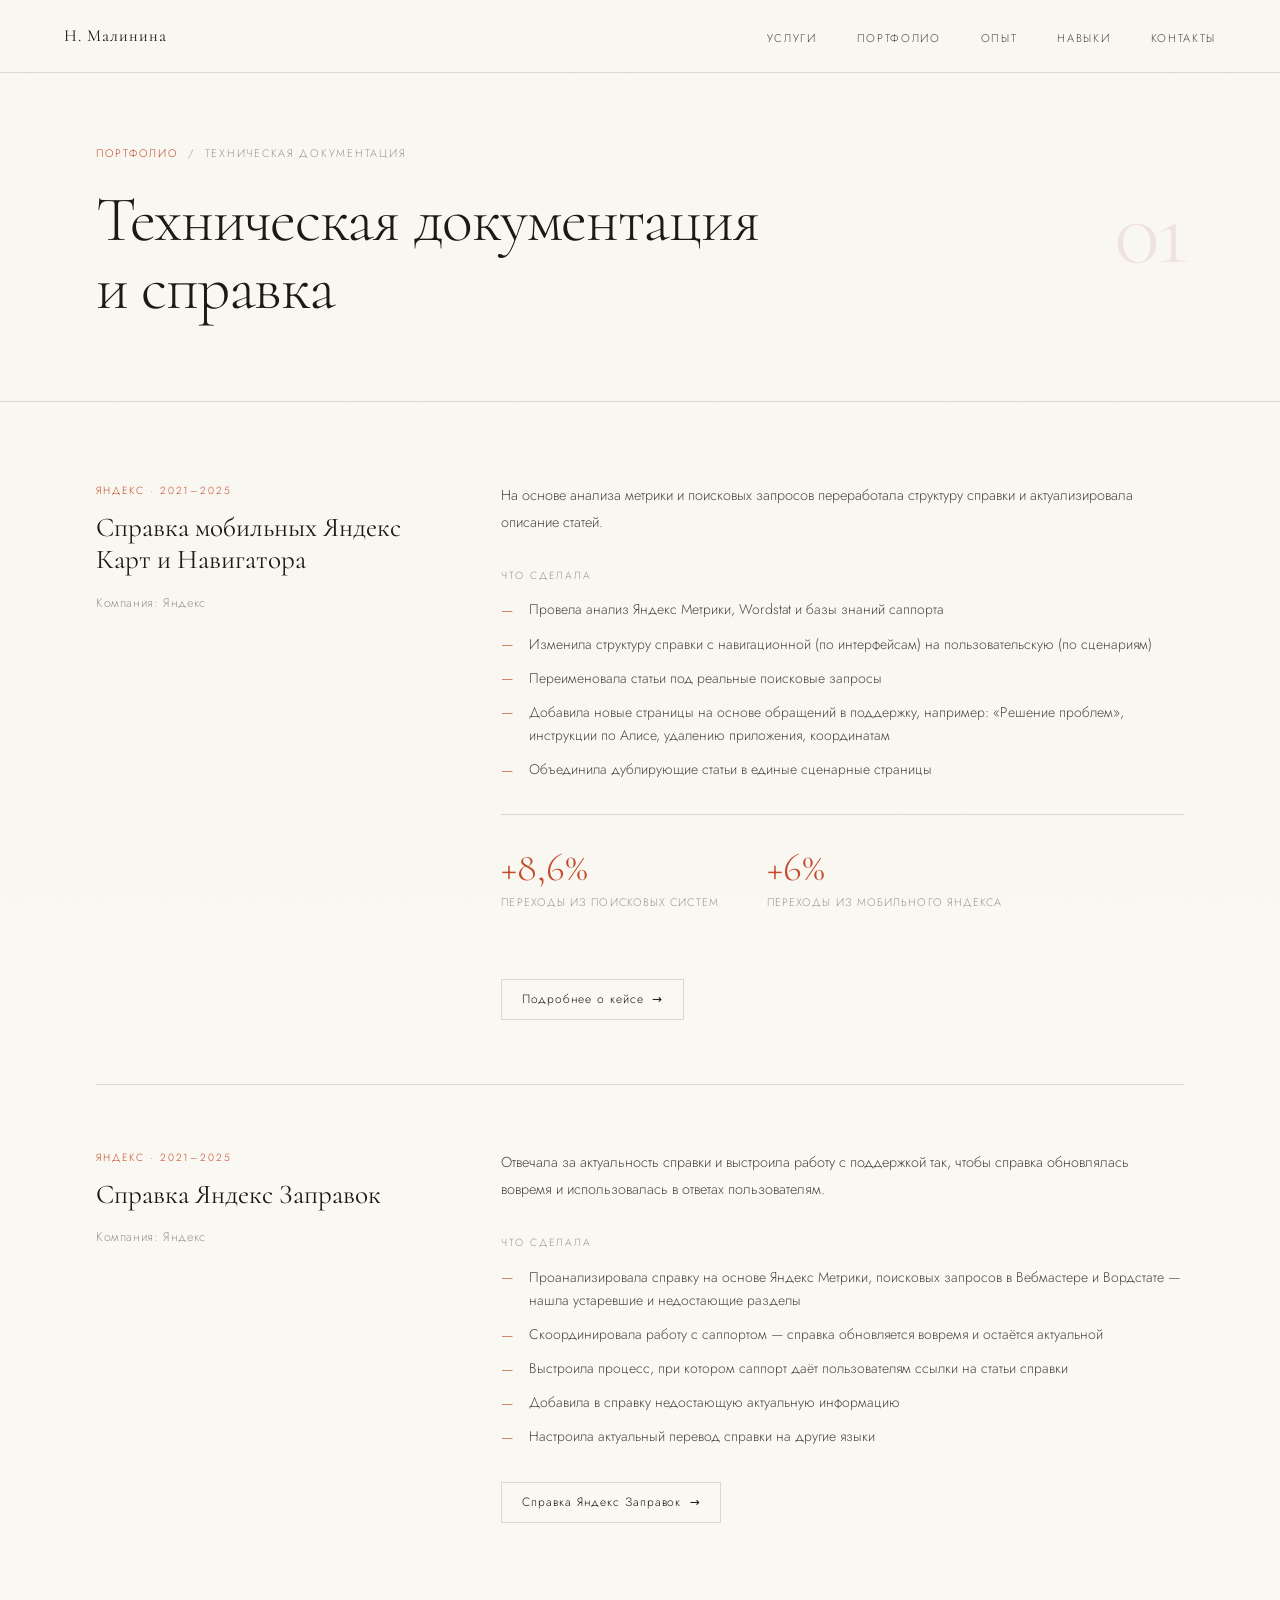
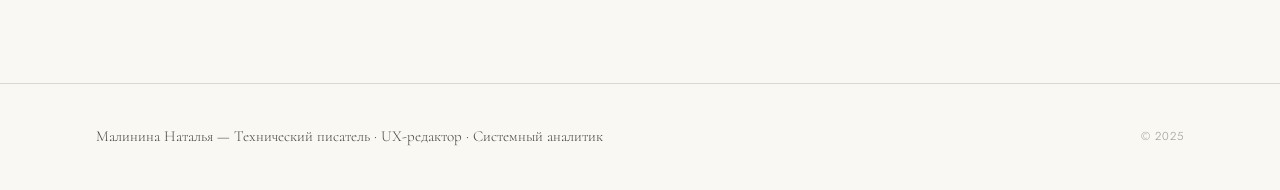
<file: portfolio-docs.html>
<!DOCTYPE html>
<html lang="ru">
<head>
  <meta charset="UTF-8">
  <meta name="viewport" content="width=device-width, initial-scale=1.0">
  <title>Техническая документация и справка — Малинина Наталья</title>
  <link rel="preconnect" href="https://fonts.googleapis.com">
  <link rel="preconnect" href="https://fonts.gstatic.com" crossorigin>
  <link href="https://fonts.googleapis.com/css2?family=Cormorant:ital,wght@0,300;0,400;0,600;1,300;1,400&family=Jost:wght@300;400;500&display=swap" rel="stylesheet">
  <link rel="stylesheet" href="style.css">
  <style>
    .page-hero {
      padding: 9rem 6rem 5rem;
      border-bottom: 1px solid var(--rule);
      display: grid;
      grid-template-columns: 1fr auto;
      gap: 3rem;
      align-items: end;
    }

    .breadcrumb {
      font-size: 0.68rem;
      letter-spacing: 0.16em;
      text-transform: uppercase;
      color: var(--ink-faint);
      margin-bottom: 1.5rem;
    }

    .breadcrumb a {
      color: var(--accent);
      text-decoration: none;
    }

    .breadcrumb a:hover { text-decoration: underline; }
    .breadcrumb span { margin: 0 0.6rem; }

    .page-icon {
      font-size: 2.5rem;
      line-height: 1;
      margin-bottom: 1rem;
    }

    .page-title {
      font-family: var(--serif);
      font-size: clamp(2.5rem, 5vw, 4.5rem);
      font-weight: 300;
      line-height: 1.05;
      letter-spacing: -0.02em;
    }

    .page-count {
      font-family: var(--serif);
      font-size: 6rem;
      font-weight: 300;
      color: var(--accent-light);
      line-height: 1;
      letter-spacing: -0.04em;
      align-self: center;
    }

    /* ── PROJECTS ── */
    .projects {
      padding: 5rem 6rem 6rem;
    }

    .project {
      border-bottom: 1px solid var(--rule);
      padding: 4rem 0;
      display: grid;
      grid-template-columns: 1fr 2fr;
      gap: 4rem;
    }

    .project:first-child { padding-top: 0; }
    .project:last-child { border-bottom: none; }

    .project-meta-col {}

    .project-tag {
      font-size: 0.65rem;
      letter-spacing: 0.18em;
      text-transform: uppercase;
      color: var(--accent);
      margin-bottom: 0.75rem;
    }

    .project-title {
      font-family: var(--serif);
      font-size: 1.7rem;
      font-weight: 400;
      line-height: 1.2;
      margin-bottom: 1rem;
    }

    .project-company {
      font-size: 0.78rem;
      color: var(--ink-faint);
      letter-spacing: 0.05em;
    }

    .project-content-col {}

    .project-desc {
      font-size: 0.9rem;
      line-height: 1.85;
      color: var(--ink-light);
      margin-bottom: 2rem;
    }

    .project-section-label {
      font-size: 0.65rem;
      letter-spacing: 0.18em;
      text-transform: uppercase;
      color: var(--ink-faint);
      margin-bottom: 0.85rem;
      margin-top: 1.75rem;
    }

    .project-list {
      list-style: none;
      display: flex;
      flex-direction: column;
      gap: 0.6rem;
    }

    .project-list li {
      display: flex;
      gap: 1rem;
      font-size: 0.875rem;
      line-height: 1.7;
      color: var(--ink-light);
    }

    .project-list li::before {
      content: '—';
      color: var(--accent);
      flex-shrink: 0;
      margin-top: 0.05em;
    }

    .project-results {
      display: flex;
      gap: 3rem;
      flex-wrap: wrap;
      padding: 2rem 0;
      border-top: 1px solid var(--rule);
      margin-top: 2rem;
    }

    .result-item {}

    .result-num {
      font-family: var(--serif);
      font-size: 2.5rem;
      font-weight: 300;
      color: var(--accent);
      line-height: 1;
      display: block;
    }

    .result-label {
      font-size: 0.68rem;
      letter-spacing: 0.1em;
      text-transform: uppercase;
      color: var(--ink-faint);
      margin-top: 0.35rem;
    }

    .project-links {
      display: flex;
      flex-wrap: wrap;
      gap: 0.75rem;
      margin-top: 2rem;
    }

    .project-link {
      display: inline-flex;
      align-items: center;
      gap: 0.5rem;
      font-size: 0.75rem;
      letter-spacing: 0.08em;
      text-decoration: none;
      color: var(--ink);
      padding: 0.6rem 1.25rem;
      border: 1px solid var(--rule);
      transition: all 0.2s;
    }

    .project-link:hover {
      border-color: var(--accent);
      color: var(--accent);
    }

    .project-link::after { content: ' →'; }

    @media (max-width: 900px) {
      .page-hero { padding: 9rem 2rem 4rem; grid-template-columns: 1fr; }
      .page-count { display: none; }
      .projects { padding: 3rem 2rem; }
      .project { grid-template-columns: 1fr; gap: 2rem; }
    }
  </style>
</head>
<body>

  <nav>
    <a href="index.html" class="nav-logo">Н. Малинина</a>
    <ul class="nav-links">
      <li><a href="index.html#services">Услуги</a></li>
      <li><a href="index.html#portfolio">Портфолио</a></li>
      <li><a href="index.html#experience">Опыт</a></li>
      <li><a href="index.html#skills">Навыки</a></li>
      <li><a href="index.html#contact">Контакты</a></li>
    </ul>
  </nav>

  <div class="page-hero reveal">
    <div>
      <p class="breadcrumb"><a href="index.html">Портфолио</a><span>/</span>Техническая документация</p>
      <h1 class="page-title">Техническая документация<br>и справка</h1>
    </div>
    <div class="page-count">01</div>
  </div>

  <div class="projects">

    <article class="project reveal">
      <div class="project-meta-col">
        <p class="project-tag">Яндекс · 2021–2025</p>
        <h2 class="project-title">Справка мобильных Яндекс Карт и Навигатора</h2>
        <p class="project-company">Компания: Яндекс</p>
      </div>
      <div class="project-content-col">
        <p class="project-desc">На основе анализа метрики и поисковых запросов переработала структуру справки и актуализировала описание статей.</p>

        <p class="project-section-label">Что сделала</p>
        <ul class="project-list">
          <li>Провела анализ Яндекс Метрики, Wordstat и базы знаний саппорта</li>
          <li>Изменила структуру справки с навигационной (по интерфейсам) на пользовательскую (по сценариям)</li>
          <li>Переименовала статьи под реальные поисковые запросы</li>
          <li>Добавила новые страницы на основе обращений в поддержку, например: «Решение проблем», инструкции по Алисе, удалению приложения, координатам</li>
          <li>Объединила дублирующие статьи в единые сценарные страницы</li>
        </ul>

        <div class="project-results">
          <div class="result-item">
            <span class="result-num">+8,6%</span>
            <span class="result-label">Переходы из поисковых систем</span>
          </div>
          <div class="result-item">
            <span class="result-num">+6%</span>
            <span class="result-label">Переходы из Мобильного Яндекса</span>
          </div>
        </div>

        <div class="project-links">
          <a href="case-maps.html" class="project-link">Подробнее о кейсе</a>
        </div>
      </div>
    </article>

    <article class="project reveal">
      <div class="project-meta-col">
        <p class="project-tag">Яндекс · 2021–2025</p>
        <h2 class="project-title">Справка Яндекс Заправок</h2>
        <p class="project-company">Компания: Яндекс</p>
      </div>
      <div class="project-content-col">
        <p class="project-desc">Отвечала за актуальность справки и выстроила работу с поддержкой так, чтобы справка обновлялась вовремя и использовалась в ответах пользователям.</p>

        <p class="project-section-label">Что сделала</p>
        <ul class="project-list">
          <li>Проанализировала справку на основе Яндекс Метрики, поисковых запросов в Вебмастере и Вордстате — нашла устаревшие и недостающие разделы</li>
          <li>Скоординировала работу с саппортом — справка обновляется вовремя и остаётся актуальной</li>
          <li>Выстроила процесс, при котором саппорт даёт пользователям ссылки на статьи справки</li>
          <li>Добавила в справку недостающую актуальную информацию</li>
          <li>Настроила актуальный перевод справки на другие языки</li>
        </ul>

        <div class="project-links">
          <a href="https://yandex.ru/support/zapravki/ru/" class="project-link" target="_blank" rel="noopener">Справка Яндекс Заправок</a>
        </div>
      </div>
    </article>

  </div>

  <footer>
    <span class="footer-name">Малинина Наталья — Технический писатель · UX-редактор · Системный аналитик</span>
    <span class="footer-copy">© 2025</span>
  </footer>

  <script>
    const io = new IntersectionObserver((entries) => {
      entries.forEach((e, i) => {
        if (e.isIntersecting) {
          setTimeout(() => e.target.classList.add('in'), i * 100);
          io.unobserve(e.target);
        }
      });
    }, { threshold: 0.08, rootMargin: '0px 0px -40px 0px' });
    document.querySelectorAll('.reveal').forEach(el => io.observe(el));
  </script>
</body>
</html>
</file>
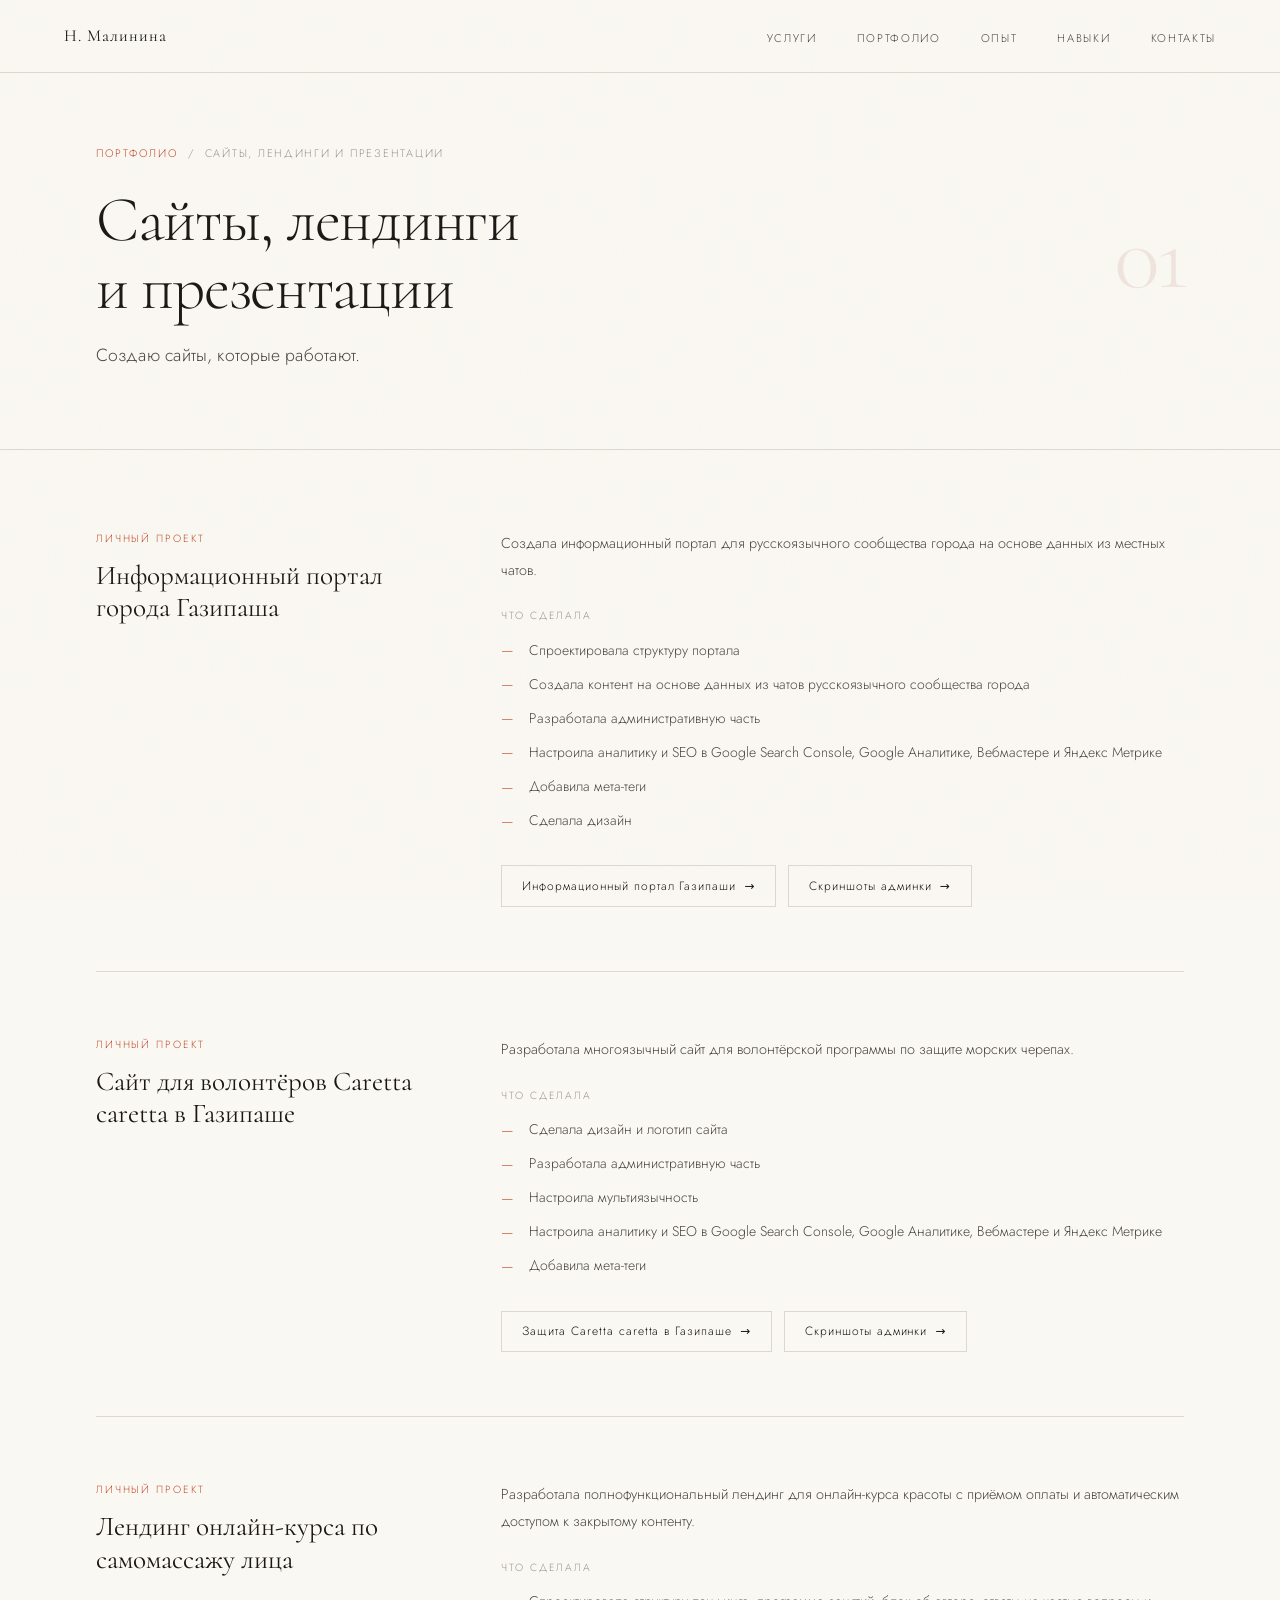
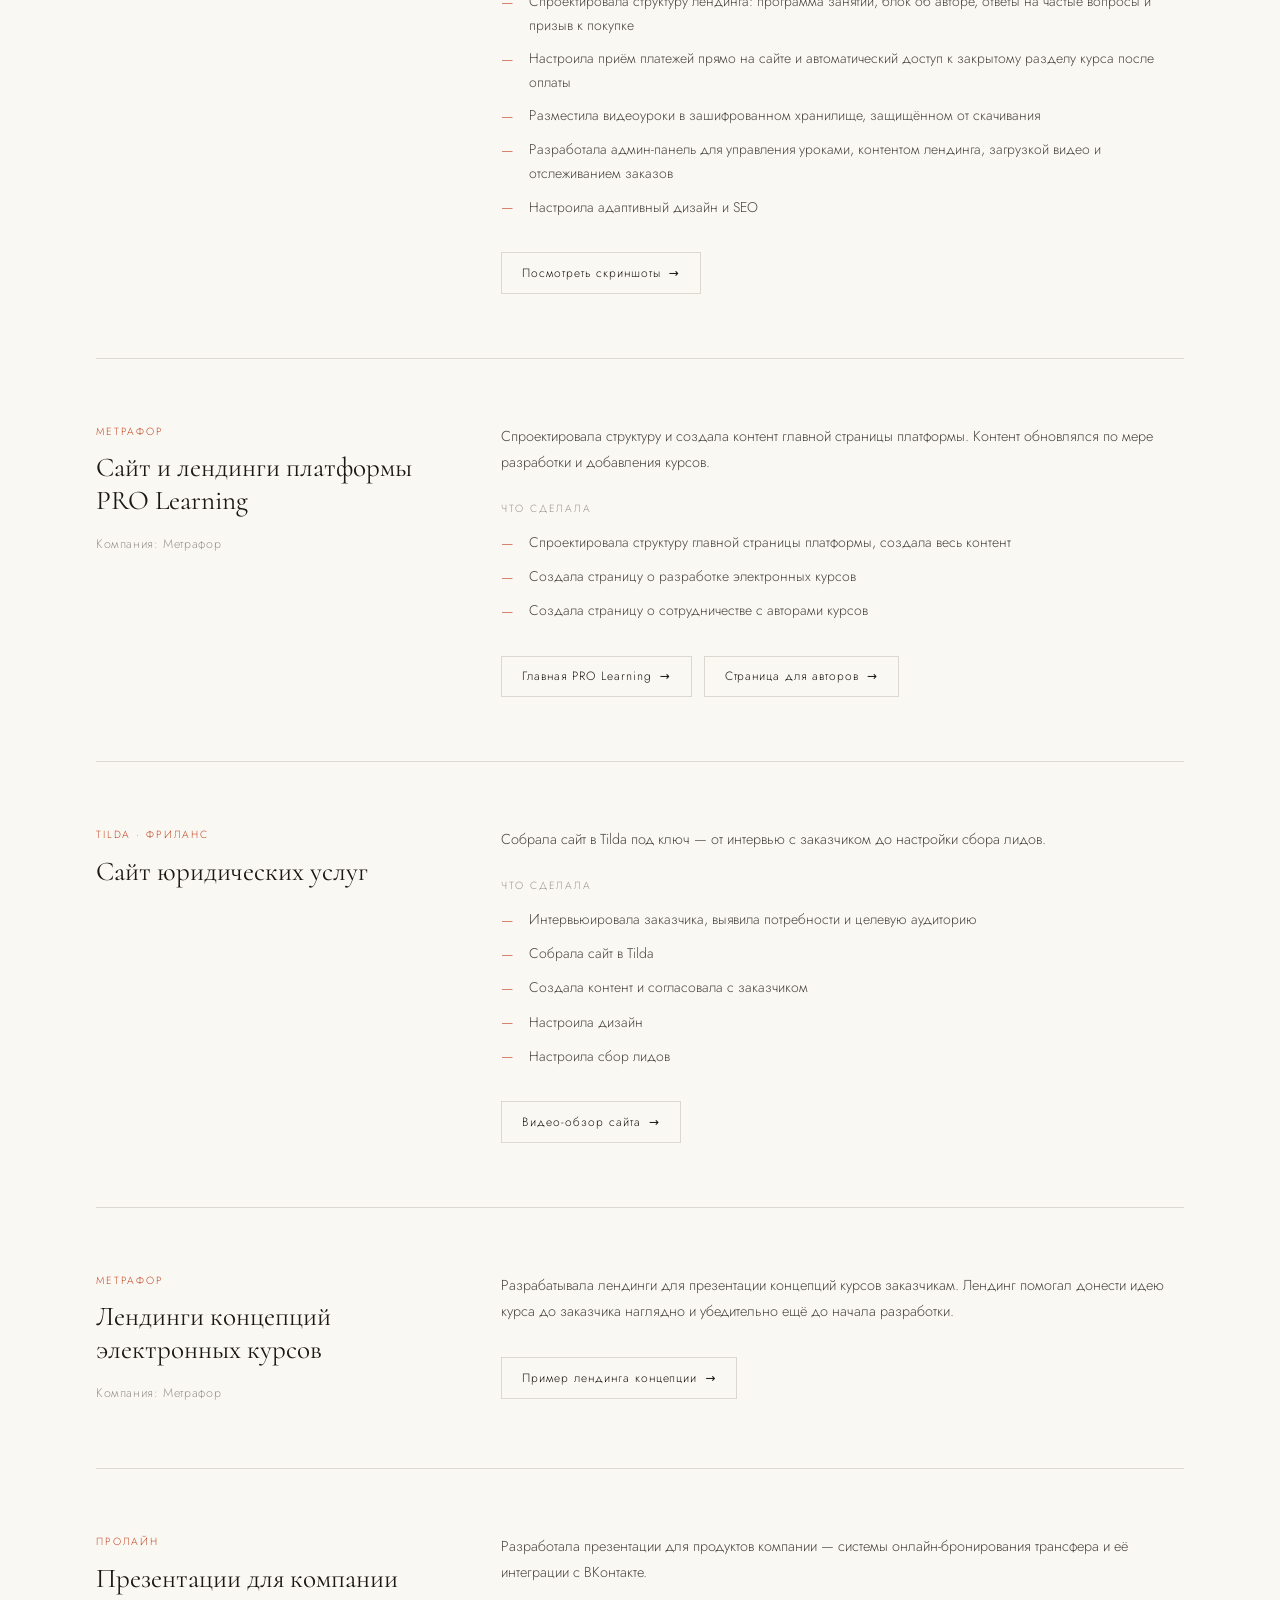
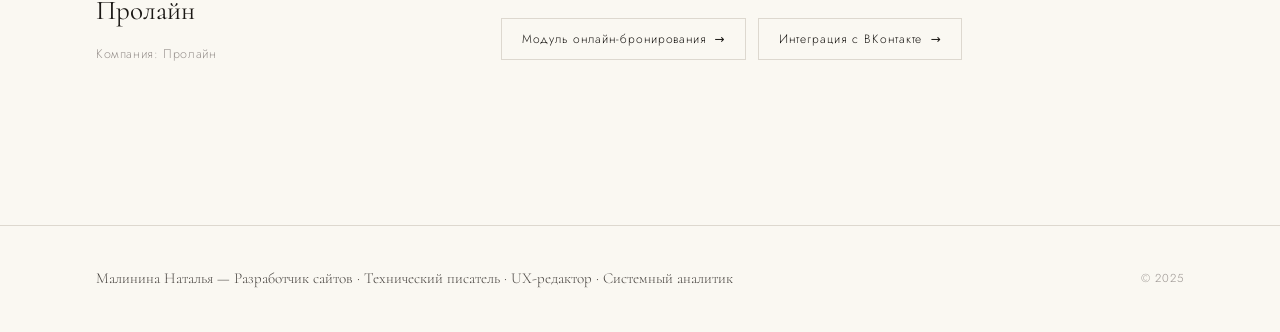
<file: portfolio-landings.html>
<!DOCTYPE html>
<html lang="ru">
<head>
  <meta charset="UTF-8">
  <meta name="viewport" content="width=device-width, initial-scale=1.0">
  <title>Сайты, лендинги и презентации — Малинина Наталья</title>
  <link rel="preconnect" href="https://fonts.googleapis.com">
  <link rel="preconnect" href="https://fonts.gstatic.com" crossorigin>
  <link href="https://fonts.googleapis.com/css2?family=Cormorant:ital,wght@0,300;0,400;0,600;1,300;1,400&family=Jost:wght@300;400;500&display=swap" rel="stylesheet">
  <link rel="stylesheet" href="style.css">
  <style>
    .page-hero {
      padding: 9rem 6rem 5rem;
      border-bottom: 1px solid var(--rule);
      display: grid;
      grid-template-columns: 1fr auto;
      gap: 3rem;
      align-items: end;
    }
    .breadcrumb { font-size: 0.68rem; letter-spacing: 0.16em; text-transform: uppercase; color: var(--ink-faint); margin-bottom: 1.5rem; }
    .breadcrumb a { color: var(--accent); text-decoration: none; }
    .breadcrumb a:hover { text-decoration: underline; }
    .breadcrumb span { margin: 0 0.6rem; }
    .page-icon { font-size: 2.5rem; line-height: 1; margin-bottom: 1rem; }
    .page-title { font-family: var(--serif); font-size: clamp(2.5rem, 5vw, 4.5rem); font-weight: 300; line-height: 1.05; letter-spacing: -0.02em; }
    .page-count { font-family: var(--serif); font-size: 6rem; font-weight: 300; color: var(--accent-light); line-height: 1; letter-spacing: -0.04em; align-self: center; }
    .page-subtitle { font-size: 1.1rem; color: var(--ink-light); margin-top: 1.25rem; line-height: 1.6; }
    .projects { padding: 5rem 6rem 6rem; }
    .project { border-bottom: 1px solid var(--rule); padding: 4rem 0; display: grid; grid-template-columns: 1fr 2fr; gap: 4rem; }
    .project:first-child { padding-top: 0; }
    .project:last-child { border-bottom: none; }
    .project-tag { font-size: 0.65rem; letter-spacing: 0.18em; text-transform: uppercase; color: var(--accent); margin-bottom: 0.75rem; }
    .project-title { font-family: var(--serif); font-size: 1.7rem; font-weight: 400; line-height: 1.2; margin-bottom: 1rem; }
    .project-company { font-size: 0.78rem; color: var(--ink-faint); letter-spacing: 0.05em; }
    .project-desc { font-size: 0.9rem; line-height: 1.85; color: var(--ink-light); margin-bottom: 1.5rem; }
    .project-desc a { color: var(--accent); text-decoration: none; border-bottom: 1px solid var(--accent-light); transition: border-color 0.2s; }
    .project-desc a:hover { border-color: var(--accent); }
    .project-section-label { font-size: 0.65rem; letter-spacing: 0.18em; text-transform: uppercase; color: var(--ink-faint); margin-bottom: 0.85rem; margin-top: 1.5rem; }
    .project-list { list-style: none; display: flex; flex-direction: column; gap: 0.6rem; }
    .project-list li { display: flex; gap: 1rem; font-size: 0.875rem; line-height: 1.7; color: var(--ink-light); }
    .project-list li::before { content: '—'; color: var(--accent); flex-shrink: 0; margin-top: 0.05em; }
    .project-links { display: flex; flex-wrap: wrap; gap: 0.75rem; margin-top: 2rem; }
    .project-link {
      display: inline-flex;
      align-items: center;
      gap: 0.5rem;
      font-size: 0.75rem;
      letter-spacing: 0.08em;
      text-decoration: none;
      color: var(--ink);
      padding: 0.6rem 1.25rem;
      border: 1px solid var(--rule);
      transition: all 0.2s;
    }
    .project-link:hover { border-color: var(--accent); color: var(--accent); }
    .project-link::after { content: ' →'; }
    @media (max-width: 900px) {
      .page-hero { padding: 9rem 2rem 4rem; grid-template-columns: 1fr; }
      .page-count { display: none; }
      .projects { padding: 3rem 2rem; }
      .project { grid-template-columns: 1fr; gap: 2rem; }
    }
  </style>
</head>
<body>

  <nav>
    <a href="index.html" class="nav-logo">Н. Малинина</a>
    <ul class="nav-links">
      <li><a href="index.html#services">Услуги</a></li>
      <li><a href="index.html#portfolio">Портфолио</a></li>
      <li><a href="index.html#experience">Опыт</a></li>
      <li><a href="index.html#skills">Навыки</a></li>
      <li><a href="index.html#contact">Контакты</a></li>
    </ul>
  </nav>

  <div class="page-hero reveal">
    <div>
      <p class="breadcrumb"><a href="index.html">Портфолио</a><span>/</span>Сайты, лендинги и презентации</p>
      <h1 class="page-title">Сайты, лендинги<br>и презентации</h1>
      <p class="page-subtitle">Создаю сайты, которые работают.</p>
    </div>
    <div class="page-count">01</div>
  </div>

  <div class="projects">

    <article class="project reveal">
      <div class="project-meta-col">
        <p class="project-tag">Личный проект</p>
        <h2 class="project-title">Информационный портал города Газипаша</h2>
      </div>
      <div class="project-content-col">
        <p class="project-desc">Создала информационный портал для русскоязычного сообщества города на основе данных из местных чатов.</p>
        <p class="project-section-label">Что сделала</p>
        <ul class="project-list">
          <li>Спроектировала структуру портала</li>
          <li>Создала контент на основе данных из чатов русскоязычного сообщества города</li>
          <li>Разработала административную часть</li>
          <li>Настроила аналитику и SEO в Google Search Console, Google Аналитике, Вебмастере и Яндекс Метрике</li>
          <li>Добавила мета-теги</li>
          <li>Сделала дизайн</li>
        </ul>
        <div class="project-links">
          <a href="https://gazipasha-portal.vercel.app/ru" class="project-link" target="_blank" rel="noopener">Информационный портал Газипаши</a>
          <a href="https://disk.yandex.ru/d/GSQMFOmK7n6FNQ" class="project-link" target="_blank" rel="noopener">Скриншоты админки</a>
        </div>
      </div>
    </article>

    <article class="project reveal">
      <div class="project-meta-col">
        <p class="project-tag">Личный проект</p>
        <h2 class="project-title">Сайт для волонтёров Caretta caretta в Газипаше</h2>
      </div>
      <div class="project-content-col">
        <p class="project-desc">Разработала многоязычный сайт для волонтёрской программы по защите морских черепах.</p>
        <p class="project-section-label">Что сделала</p>
        <ul class="project-list">
          <li>Сделала дизайн и логотип сайта</li>
          <li>Разработала административную часть</li>
          <li>Настроила мультиязычность</li>
          <li>Настроила аналитику и SEO в Google Search Console, Google Аналитике, Вебмастере и Яндекс Метрике</li>
          <li>Добавила мета-теги</li>
        </ul>
        <div class="project-links">
          <a href="https://caretta-gazipasa.vercel.app/ru" class="project-link" target="_blank" rel="noopener">Защита Caretta caretta в Газипаше</a>
          <a href="https://disk.yandex.ru/d/sHaKhWNANeu0wA" class="project-link" target="_blank" rel="noopener">Скриншоты админки</a>
        </div>
      </div>
    </article>

    <article class="project reveal">
      <div class="project-meta-col">
        <p class="project-tag">Личный проект</p>
        <h2 class="project-title">Лендинг онлайн-курса по самомассажу лица</h2>
      </div>
      <div class="project-content-col">
        <p class="project-desc">Разработала полнофункциональный лендинг для онлайн-курса красоты с приёмом оплаты и автоматическим доступом к закрытому контенту.</p>
        <p class="project-section-label">Что сделала</p>
        <ul class="project-list">
          <li>Спроектировала структуру лендинга: программа занятий, блок об авторе, ответы на частые вопросы и призыв к покупке</li>
          <li>Настроила приём платежей прямо на сайте и автоматический доступ к закрытому разделу курса после оплаты</li>
          <li>Разместила видеоуроки в зашифрованном хранилище, защищённом от скачивания</li>
          <li>Разработала админ-панель для управления уроками, контентом лендинга, загрузкой видео и отслеживанием заказов</li>
          <li>Настроила адаптивный дизайн и SEO</li>
        </ul>
        <div class="project-links">
          <a href="case-massage.html" class="project-link">Посмотреть скриншоты</a>
        </div>
      </div>
    </article>

    <article class="project reveal">
      <div class="project-meta-col">
        <p class="project-tag">Метрафор</p>
        <h2 class="project-title">Сайт и лендинги платформы PRO Learning</h2>
        <p class="project-company">Компания: Метрафор</p>
      </div>
      <div class="project-content-col">
        <p class="project-desc">Спроектировала структуру и создала контент главной страницы платформы. Контент обновлялся по мере разработки и добавления курсов.</p>
        <p class="project-section-label">Что сделала</p>
        <ul class="project-list">
          <li>Спроектировала структуру главной страницы платформы, создала весь контент</li>
          <li>Создала страницу о разработке электронных курсов</li>
          <li>Создала страницу о сотрудничестве с авторами курсов</li>
        </ul>
        <div class="project-links">
          <a href="https://prolearning.ru/" class="project-link" target="_blank" rel="noopener">Главная PRO Learning</a>
          <a href="https://prolearning.ru/authors" class="project-link" target="_blank" rel="noopener">Страница для авторов</a>
        </div>
      </div>
    </article>

    <article class="project reveal">
      <div class="project-meta-col">
        <p class="project-tag">Tilda · Фриланс</p>
        <h2 class="project-title">Сайт юридических услуг</h2>
      </div>
      <div class="project-content-col">
        <p class="project-desc">Собрала сайт в Tilda под ключ — от интервью с заказчиком до настройки сбора лидов.</p>
        <p class="project-section-label">Что сделала</p>
        <ul class="project-list">
          <li>Интервьюировала заказчика, выявила потребности и целевую аудиторию</li>
          <li>Собрала сайт в Tilda</li>
          <li>Создала контент и согласовала с заказчиком</li>
          <li>Настроила дизайн</li>
          <li>Настроила сбор лидов</li>
        </ul>
        <div class="project-links">
          <a href="https://drive.google.com/file/d/1iFKpr-FYRKv0SNKZowJ-0eIAHNoxAHao/view?usp=sharing" class="project-link" target="_blank" rel="noopener">Видео-обзор сайта</a>
        </div>
      </div>
    </article>

    <article class="project reveal">
      <div class="project-meta-col">
        <p class="project-tag">Метрафор</p>
        <h2 class="project-title">Лендинги концепций электронных курсов</h2>
        <p class="project-company">Компания: Метрафор</p>
      </div>
      <div class="project-content-col">
        <p class="project-desc">Разрабатывала лендинги для презентации концепций курсов заказчикам. Лендинг помогал донести идею курса до заказчика наглядно и убедительно ещё до начала разработки.</p>
        <div class="project-links">
          <a href="https://drive.google.com/file/d/1rHpQvnAAVrBl0lOW6gVdW4iPNorjL5fi/view?usp=drive_link" class="project-link" target="_blank" rel="noopener">Пример лендинга концепции</a>
        </div>
      </div>
    </article>

    <article class="project reveal">
      <div class="project-meta-col">
        <p class="project-tag">Пролайн</p>
        <h2 class="project-title">Презентации для компании Пролайн</h2>
        <p class="project-company">Компания: Пролайн</p>
      </div>
      <div class="project-content-col">
        <p class="project-desc">Разработала презентации для продуктов компании — системы онлайн-бронирования трансфера и её интеграции с ВКонтакте.</p>
        <div class="project-links">
          <a href="https://drive.google.com/file/d/10j1MAEBwsFqNOExH88lH43_JQI4YeG9u/view?usp=drive_link" class="project-link" target="_blank" rel="noopener">Модуль онлайн-бронирования</a>
          <a href="https://drive.google.com/file/d/1ptwQuXcqf0ukLV2x8HF2fNGGZKJVf4af/view?usp=drive_link" class="project-link" target="_blank" rel="noopener">Интеграция с ВКонтакте</a>
        </div>
      </div>
    </article>

  </div>

  <footer>
    <span class="footer-name">Малинина Наталья — Разработчик сайтов · Технический писатель · UX-редактор · Системный аналитик</span>
    <span class="footer-copy">© 2025</span>
  </footer>

  <script>
    const io = new IntersectionObserver((entries) => {
      entries.forEach((e, i) => {
        if (e.isIntersecting) {
          setTimeout(() => e.target.classList.add('in'), i * 100);
          io.unobserve(e.target);
        }
      });
    }, { threshold: 0.08, rootMargin: '0px 0px -40px 0px' });
    document.querySelectorAll('.reveal').forEach(el => io.observe(el));
  </script>
</body>
</html>
</file>
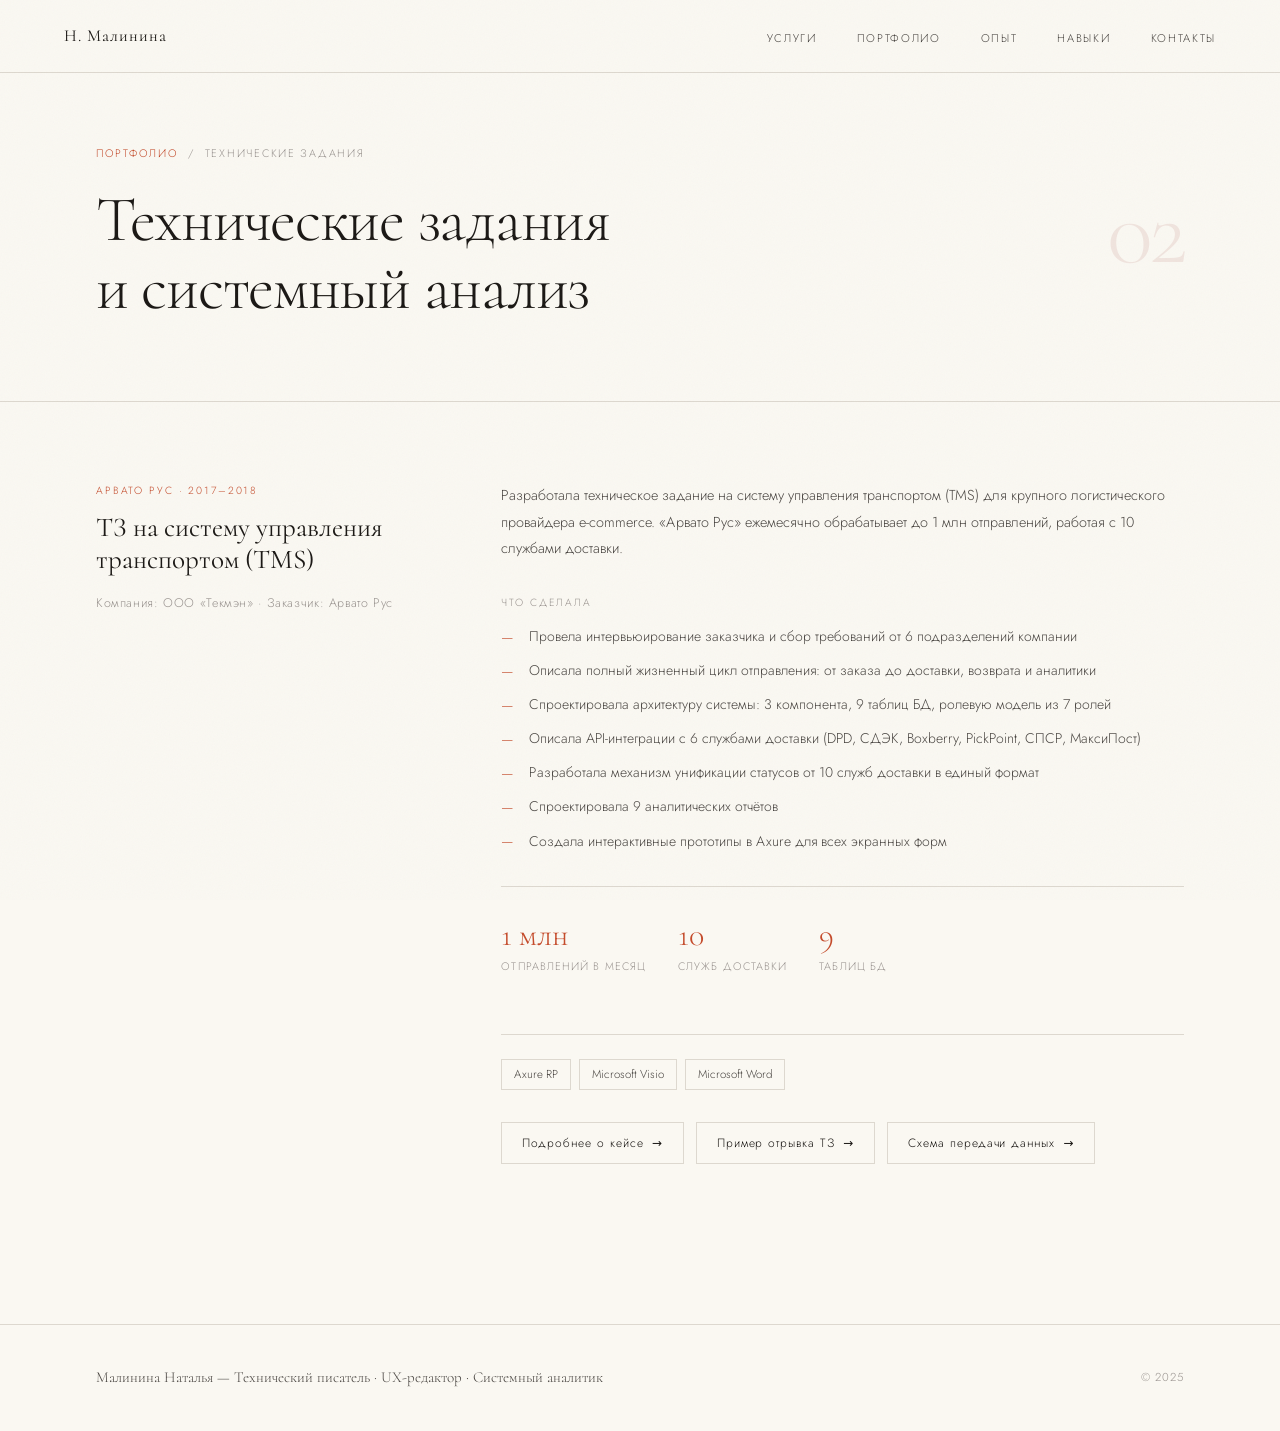
<file: portfolio-specs.html>
<!DOCTYPE html>
<html lang="ru">
<head>
  <meta charset="UTF-8">
  <meta name="viewport" content="width=device-width, initial-scale=1.0">
  <title>Технические задания и системный анализ — Малинина Наталья</title>
  <link rel="preconnect" href="https://fonts.googleapis.com">
  <link rel="preconnect" href="https://fonts.gstatic.com" crossorigin>
  <link href="https://fonts.googleapis.com/css2?family=Cormorant:ital,wght@0,300;0,400;0,600;1,300;1,400&family=Jost:wght@300;400;500&display=swap" rel="stylesheet">
  <link rel="stylesheet" href="style.css">
  <style>
    .page-hero {
      padding: 9rem 6rem 5rem;
      border-bottom: 1px solid var(--rule);
      display: grid;
      grid-template-columns: 1fr auto;
      gap: 3rem;
      align-items: end;
    }
    .breadcrumb {
      font-size: 0.68rem;
      letter-spacing: 0.16em;
      text-transform: uppercase;
      color: var(--ink-faint);
      margin-bottom: 1.5rem;
    }
    .breadcrumb a { color: var(--accent); text-decoration: none; }
    .breadcrumb a:hover { text-decoration: underline; }
    .breadcrumb span { margin: 0 0.6rem; }
    .page-icon { font-size: 2.5rem; line-height: 1; margin-bottom: 1rem; }
    .page-title {
      font-family: var(--serif);
      font-size: clamp(2.5rem, 5vw, 4.5rem);
      font-weight: 300;
      line-height: 1.05;
      letter-spacing: -0.02em;
    }
    .page-count {
      font-family: var(--serif);
      font-size: 6rem;
      font-weight: 300;
      color: var(--accent-light);
      line-height: 1;
      letter-spacing: -0.04em;
      align-self: center;
    }
    .projects { padding: 5rem 6rem 6rem; }
    .project {
      border-bottom: 1px solid var(--rule);
      padding: 4rem 0;
      display: grid;
      grid-template-columns: 1fr 2fr;
      gap: 4rem;
    }
    .project:first-child { padding-top: 0; }
    .project:last-child { border-bottom: none; }
    .project-tag {
      font-size: 0.65rem;
      letter-spacing: 0.18em;
      text-transform: uppercase;
      color: var(--accent);
      margin-bottom: 0.75rem;
    }
    .project-title {
      font-family: var(--serif);
      font-size: 1.7rem;
      font-weight: 400;
      line-height: 1.2;
      margin-bottom: 1rem;
    }
    .project-company { font-size: 0.78rem; color: var(--ink-faint); letter-spacing: 0.05em; }
    .project-desc { font-size: 0.9rem; line-height: 1.85; color: var(--ink-light); margin-bottom: 2rem; }
    .project-section-label {
      font-size: 0.65rem;
      letter-spacing: 0.18em;
      text-transform: uppercase;
      color: var(--ink-faint);
      margin-bottom: 0.85rem;
      margin-top: 1.75rem;
    }
    .project-list { list-style: none; display: flex; flex-direction: column; gap: 0.6rem; }
    .project-list li {
      display: flex;
      gap: 1rem;
      font-size: 0.875rem;
      line-height: 1.7;
      color: var(--ink-light);
    }
    .project-list li::before { content: '—'; color: var(--accent); flex-shrink: 0; margin-top: 0.05em; }
    .project-tools {
      display: flex;
      flex-wrap: wrap;
      gap: 0.5rem;
      margin-top: 1.5rem;
      padding-top: 1.5rem;
      border-top: 1px solid var(--rule);
    }
    .tool-tag {
      font-size: 0.72rem;
      padding: 0.3rem 0.75rem;
      border: 1px solid var(--rule);
      color: var(--ink-light);
    }
    .project-links { display: flex; flex-wrap: wrap; gap: 0.75rem; margin-top: 2rem; }
    .project-link {
      display: inline-flex;
      align-items: center;
      gap: 0.5rem;
      font-size: 0.75rem;
      letter-spacing: 0.08em;
      text-decoration: none;
      color: var(--ink);
      padding: 0.6rem 1.25rem;
      border: 1px solid var(--rule);
      transition: all 0.2s;
    }
    .project-link:hover { border-color: var(--accent); color: var(--accent); }
    .project-link::after { content: ' →'; }

    .metrics-row {
      display: flex;
      flex-wrap: wrap;
      gap: 2rem;
      padding: 2rem 0;
      border-top: 1px solid var(--rule);
      margin-top: 2rem;
    }
    .metric { }
    .metric-num {
      font-family: var(--serif);
      font-size: 2rem;
      font-weight: 300;
      color: var(--accent);
      line-height: 1;
      display: block;
    }
    .metric-label { font-size: 0.68rem; letter-spacing: 0.1em; text-transform: uppercase; color: var(--ink-faint); margin-top: 0.35rem; }

    @media (max-width: 900px) {
      .page-hero { padding: 9rem 2rem 4rem; grid-template-columns: 1fr; }
      .page-count { display: none; }
      .projects { padding: 3rem 2rem; }
      .project { grid-template-columns: 1fr; gap: 2rem; }
    }
  </style>
</head>
<body>

  <nav>
    <a href="index.html" class="nav-logo">Н. Малинина</a>
    <ul class="nav-links">
      <li><a href="index.html#services">Услуги</a></li>
      <li><a href="index.html#portfolio">Портфолио</a></li>
      <li><a href="index.html#experience">Опыт</a></li>
      <li><a href="index.html#skills">Навыки</a></li>
      <li><a href="index.html#contact">Контакты</a></li>
    </ul>
  </nav>

  <div class="page-hero reveal">
    <div>
      <p class="breadcrumb"><a href="index.html">Портфолио</a><span>/</span>Технические задания</p>
      <h1 class="page-title">Технические задания<br>и системный анализ</h1>
    </div>
    <div class="page-count">02</div>
  </div>

  <div class="projects">

    <article class="project reveal">
      <div class="project-meta-col">
        <p class="project-tag">Арвато Рус · 2017–2018</p>
        <h2 class="project-title">ТЗ на систему управления транспортом (TMS)</h2>
        <p class="project-company">Компания: ООО «Текмэн» · Заказчик: Арвато Рус</p>
      </div>
      <div class="project-content-col">
        <p class="project-desc">Разработала техническое задание на систему управления транспортом (TMS) для крупного логистического провайдера e-commerce. «Арвато Рус» ежемесячно обрабатывает до 1 млн отправлений, работая с 10 службами доставки.</p>

        <p class="project-section-label">Что сделала</p>
        <ul class="project-list">
          <li>Провела интервьюирование заказчика и сбор требований от 6 подразделений компании</li>
          <li>Описала полный жизненный цикл отправления: от заказа до доставки, возврата и аналитики</li>
          <li>Спроектировала архитектуру системы: 3 компонента, 9 таблиц БД, ролевую модель из 7 ролей</li>
          <li>Описала API-интеграции с 6 службами доставки (DPD, СДЭК, Boxberry, PickPoint, СПСР, МаксиПост)</li>
          <li>Разработала механизм унификации статусов от 10 служб доставки в единый формат</li>
          <li>Спроектировала 9 аналитических отчётов</li>
          <li>Создала интерактивные прототипы в Axure для всех экранных форм</li>
        </ul>

        <div class="metrics-row">
          <div class="metric">
            <span class="metric-num">1 млн</span>
            <span class="metric-label">Отправлений в месяц</span>
          </div>
          <div class="metric">
            <span class="metric-num">10</span>
            <span class="metric-label">Служб доставки</span>
          </div>
          <div class="metric">
            <span class="metric-num">9</span>
            <span class="metric-label">Таблиц БД</span>
          </div>
        </div>

        <div class="project-tools">
          <span class="tool-tag">Axure RP</span>
          <span class="tool-tag">Microsoft Visio</span>
          <span class="tool-tag">Microsoft Word</span>
        </div>

        <div class="project-links">
          <a href="case-tms.html" class="project-link">Подробнее о кейсе</a>
          <a href="https://disk.yandex.ru/i/nbVBnh8UtKAzyw" class="project-link" target="_blank" rel="noopener">Пример отрывка ТЗ</a>
          <a href="https://drive.google.com/file/d/1iYYtlB5t_d6zTvb_PQUdvXVv11IuhkyD/view?usp=sharing" class="project-link" target="_blank" rel="noopener">Схема передачи данных</a>
        </div>
      </div>
    </article>

  </div>

  <footer>
    <span class="footer-name">Малинина Наталья — Технический писатель · UX-редактор · Системный аналитик</span>
    <span class="footer-copy">© 2025</span>
  </footer>

  <script>
    const io = new IntersectionObserver((entries) => {
      entries.forEach((e, i) => {
        if (e.isIntersecting) {
          setTimeout(() => e.target.classList.add('in'), i * 100);
          io.unobserve(e.target);
        }
      });
    }, { threshold: 0.08, rootMargin: '0px 0px -40px 0px' });
    document.querySelectorAll('.reveal').forEach(el => io.observe(el));
  </script>
</body>
</html>
</file>
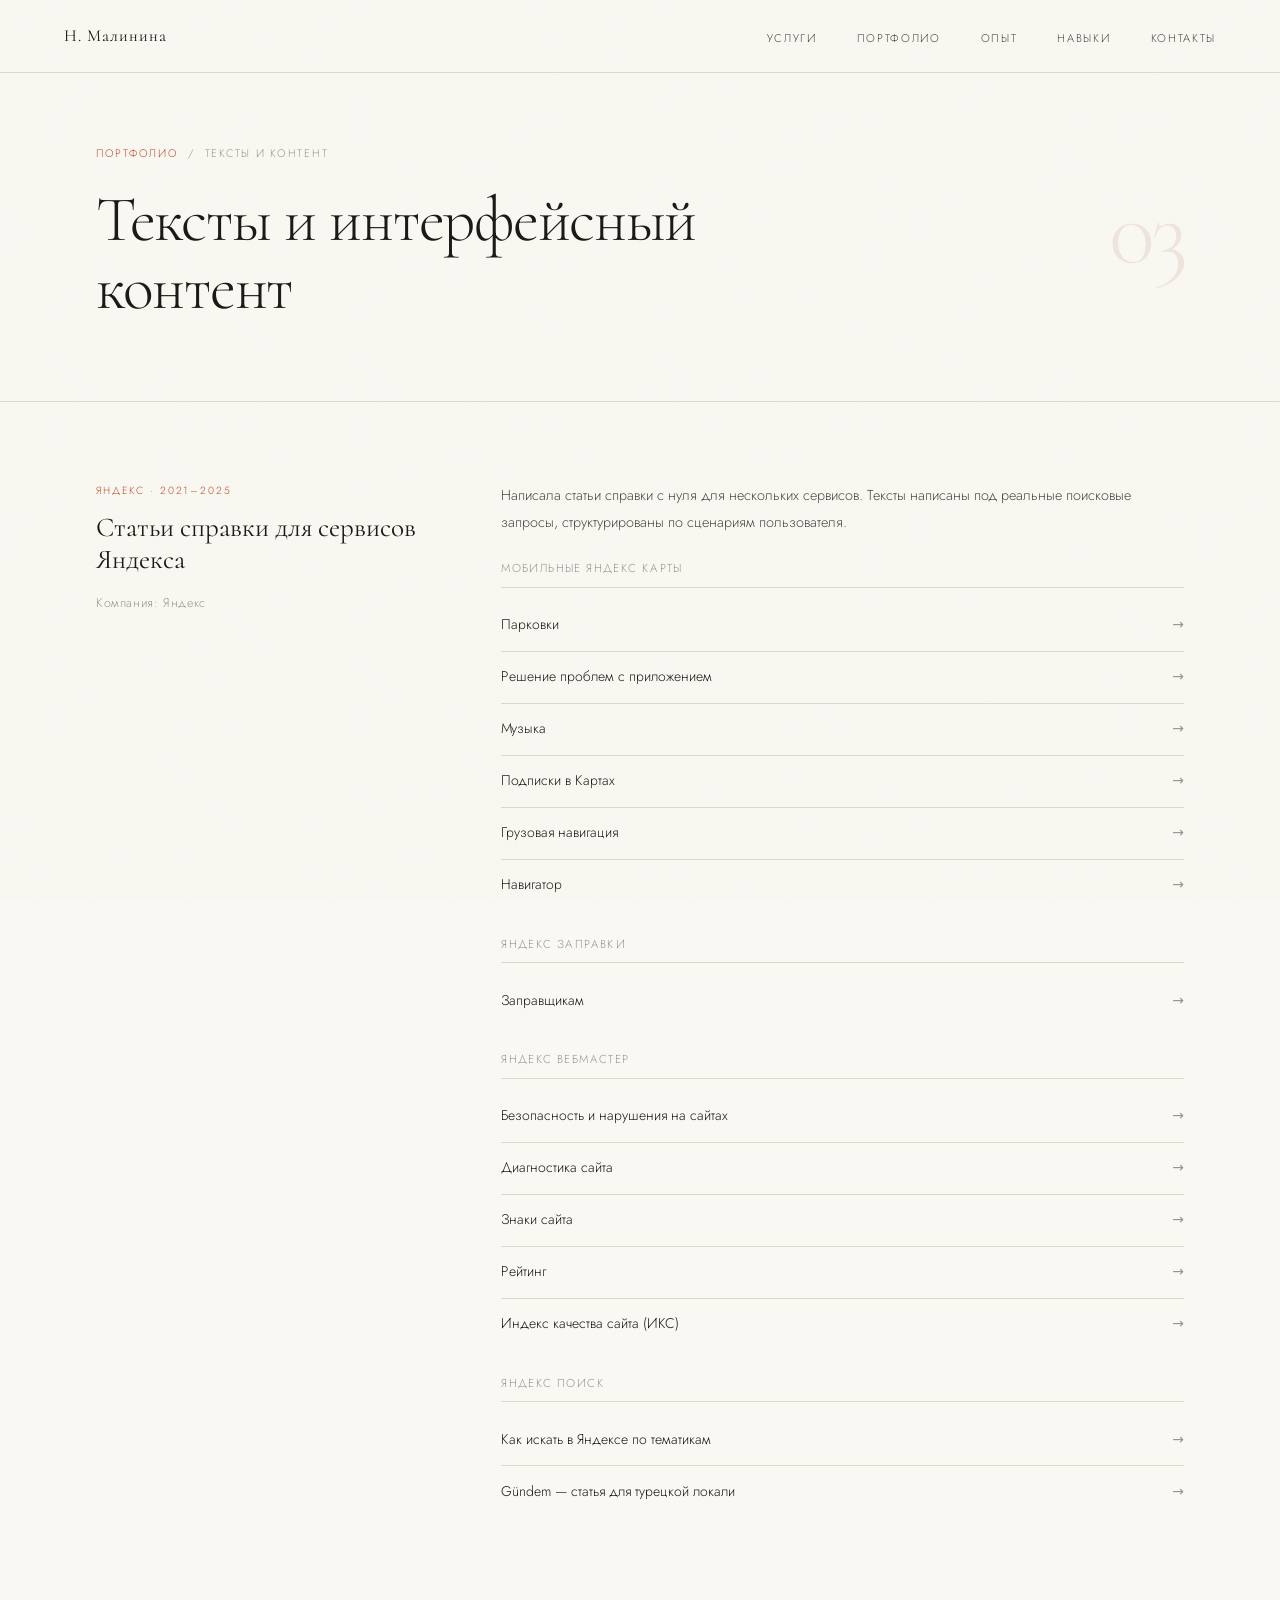
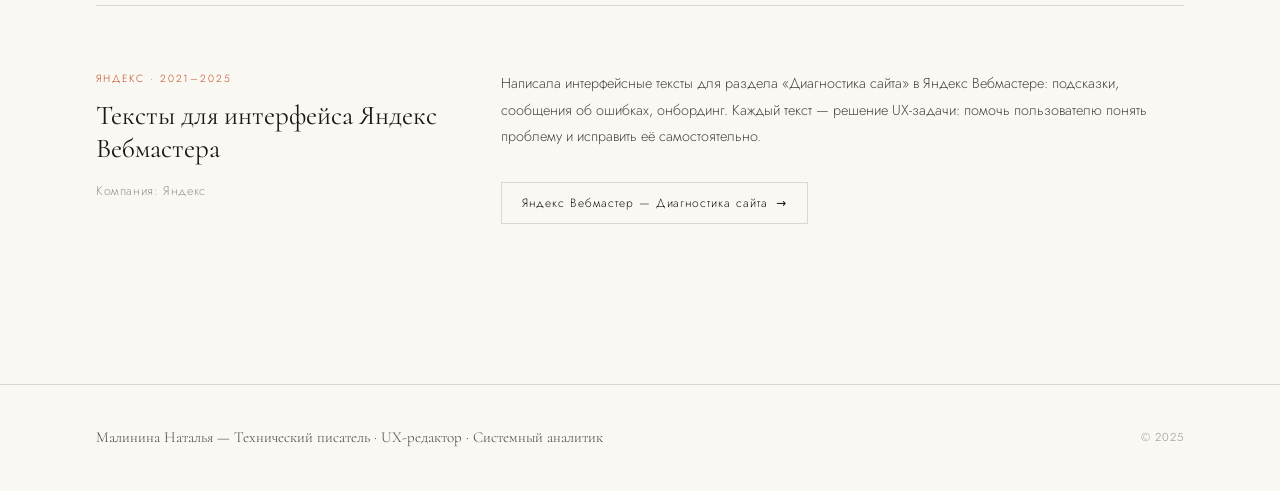
<file: portfolio-texts.html>
<!DOCTYPE html>
<html lang="ru">
<head>
  <meta charset="UTF-8">
  <meta name="viewport" content="width=device-width, initial-scale=1.0">
  <title>Тексты и интерфейсный контент — Малинина Наталья</title>
  <link rel="preconnect" href="https://fonts.googleapis.com">
  <link rel="preconnect" href="https://fonts.gstatic.com" crossorigin>
  <link href="https://fonts.googleapis.com/css2?family=Cormorant:ital,wght@0,300;0,400;0,600;1,300;1,400&family=Jost:wght@300;400;500&display=swap" rel="stylesheet">
  <link rel="stylesheet" href="style.css">
  <style>
    .page-hero {
      padding: 9rem 6rem 5rem;
      border-bottom: 1px solid var(--rule);
      display: grid;
      grid-template-columns: 1fr auto;
      gap: 3rem;
      align-items: end;
    }
    .breadcrumb { font-size: 0.68rem; letter-spacing: 0.16em; text-transform: uppercase; color: var(--ink-faint); margin-bottom: 1.5rem; }
    .breadcrumb a { color: var(--accent); text-decoration: none; }
    .breadcrumb a:hover { text-decoration: underline; }
    .breadcrumb span { margin: 0 0.6rem; }
    .page-icon { font-size: 2.5rem; line-height: 1; margin-bottom: 1rem; }
    .page-title { font-family: var(--serif); font-size: clamp(2.5rem, 5vw, 4.5rem); font-weight: 300; line-height: 1.05; letter-spacing: -0.02em; }
    .page-count { font-family: var(--serif); font-size: 6rem; font-weight: 300; color: var(--accent-light); line-height: 1; letter-spacing: -0.04em; align-self: center; }
    .projects { padding: 5rem 6rem 6rem; }
    .project { border-bottom: 1px solid var(--rule); padding: 4rem 0; display: grid; grid-template-columns: 1fr 2fr; gap: 4rem; }
    .project:first-child { padding-top: 0; }
    .project:last-child { border-bottom: none; }
    .project-tag { font-size: 0.65rem; letter-spacing: 0.18em; text-transform: uppercase; color: var(--accent); margin-bottom: 0.75rem; }
    .project-title { font-family: var(--serif); font-size: 1.7rem; font-weight: 400; line-height: 1.2; margin-bottom: 1rem; }
    .project-company { font-size: 0.78rem; color: var(--ink-faint); letter-spacing: 0.05em; }
    .project-desc { font-size: 0.9rem; line-height: 1.85; color: var(--ink-light); margin-bottom: 1.5rem; }
    .project-section-label { font-size: 0.65rem; letter-spacing: 0.18em; text-transform: uppercase; color: var(--ink-faint); margin-bottom: 0.85rem; margin-top: 1.5rem; }

    .links-group { margin-bottom: 1.5rem; }
    .links-group-title { font-size: 0.72rem; letter-spacing: 0.12em; text-transform: uppercase; color: var(--ink-faint); margin-bottom: 0.75rem; padding-bottom: 0.5rem; border-bottom: 1px solid var(--rule); }

    .articles-list { list-style: none; display: flex; flex-direction: column; gap: 0; }
    .articles-list li { border-bottom: 1px solid var(--rule); }
    .articles-list li:last-child { border-bottom: none; }
    .article-link {
      display: flex;
      align-items: center;
      justify-content: space-between;
      padding: 0.85rem 0;
      text-decoration: none;
      color: var(--ink);
      font-size: 0.875rem;
      transition: color 0.2s, padding-left 0.2s;
    }
    .article-link:hover { color: var(--accent); padding-left: 0.5rem; }
    .article-link .arrow { color: var(--ink-faint); transition: color 0.2s; }
    .article-link:hover .arrow { color: var(--accent); }

    .project-links { display: flex; flex-wrap: wrap; gap: 0.75rem; margin-top: 2rem; }
    .project-link {
      display: inline-flex;
      align-items: center;
      gap: 0.5rem;
      font-size: 0.75rem;
      letter-spacing: 0.08em;
      text-decoration: none;
      color: var(--ink);
      padding: 0.6rem 1.25rem;
      border: 1px solid var(--rule);
      transition: all 0.2s;
    }
    .project-link:hover { border-color: var(--accent); color: var(--accent); }
    .project-link::after { content: ' →'; }

    @media (max-width: 900px) {
      .page-hero { padding: 9rem 2rem 4rem; grid-template-columns: 1fr; }
      .page-count { display: none; }
      .projects { padding: 3rem 2rem; }
      .project { grid-template-columns: 1fr; gap: 2rem; }
    }
  </style>
</head>
<body>

  <nav>
    <a href="index.html" class="nav-logo">Н. Малинина</a>
    <ul class="nav-links">
      <li><a href="index.html#services">Услуги</a></li>
      <li><a href="index.html#portfolio">Портфолио</a></li>
      <li><a href="index.html#experience">Опыт</a></li>
      <li><a href="index.html#skills">Навыки</a></li>
      <li><a href="index.html#contact">Контакты</a></li>
    </ul>
  </nav>

  <div class="page-hero reveal">
    <div>
      <p class="breadcrumb"><a href="index.html">Портфолио</a><span>/</span>Тексты и контент</p>
      <h1 class="page-title">Тексты и интерфейсный<br>контент</h1>
    </div>
    <div class="page-count">03</div>
  </div>

  <div class="projects">

    <article class="project reveal">
      <div class="project-meta-col">
        <p class="project-tag">Яндекс · 2021–2025</p>
        <h2 class="project-title">Статьи справки для сервисов Яндекса</h2>
        <p class="project-company">Компания: Яндекс</p>
      </div>
      <div class="project-content-col">
        <p class="project-desc">Написала статьи справки с нуля для нескольких сервисов. Тексты написаны под реальные поисковые запросы, структурированы по сценариям пользователя.</p>

        <div class="links-group">
          <p class="links-group-title">Мобильные Яндекс Карты</p>
          <ul class="articles-list">
            <li><a href="https://yandex.ru/support/m-maps/ru/parking" class="article-link" target="_blank" rel="noopener"><span>Парковки</span><span class="arrow">→</span></a></li>
            <li><a href="https://yandex.ru/support/m-maps/ru/troubleshooting-solution" class="article-link" target="_blank" rel="noopener"><span>Решение проблем с приложением</span><span class="arrow">→</span></a></li>
            <li><a href="https://yandex.ru/support/m-maps/ru/music" class="article-link" target="_blank" rel="noopener"><span>Музыка</span><span class="arrow">→</span></a></li>
            <li><a href="https://yandex.ru/support/m-maps/ru/recommendation" class="article-link" target="_blank" rel="noopener"><span>Подписки в Картах</span><span class="arrow">→</span></a></li>
            <li><a href="https://yandex.ru/support/m-maps/ru/cargo-navigation" class="article-link" target="_blank" rel="noopener"><span>Грузовая навигация</span><span class="arrow">→</span></a></li>
            <li><a href="https://yandex.ru/support/m-maps/ru/navigator" class="article-link" target="_blank" rel="noopener"><span>Навигатор</span><span class="arrow">→</span></a></li>
          </ul>
        </div>

        <div class="links-group">
          <p class="links-group-title">Яндекс Заправки</p>
          <ul class="articles-list">
            <li><a href="https://yandex.ru/support/zapravki/ru/attendants" class="article-link" target="_blank" rel="noopener"><span>Заправщикам</span><span class="arrow">→</span></a></li>
          </ul>
        </div>

        <div class="links-group">
          <p class="links-group-title">Яндекс Вебмастер</p>
          <ul class="articles-list">
            <li><a href="https://yandex.ru/support/webmaster/ru/service/security-threats" class="article-link" target="_blank" rel="noopener"><span>Безопасность и нарушения на сайтах</span><span class="arrow">→</span></a></li>
            <li><a href="https://yandex.ru/support/webmaster/ru/service/site-diagnostics" class="article-link" target="_blank" rel="noopener"><span>Диагностика сайта</span><span class="arrow">→</span></a></li>
            <li><a href="https://yandex.ru/support/webmaster/ru/search-results/tags" class="article-link" target="_blank" rel="noopener"><span>Знаки сайта</span><span class="arrow">→</span></a></li>
            <li><a href="https://yandex.ru/support/webmaster/ru/service/rating" class="article-link" target="_blank" rel="noopener"><span>Рейтинг</span><span class="arrow">→</span></a></li>
            <li><a href="https://yandex.ru/support/webmaster/ru/site-quality-index" class="article-link" target="_blank" rel="noopener"><span>Индекс качества сайта (ИКС)</span><span class="arrow">→</span></a></li>
          </ul>
        </div>

        <div class="links-group">
          <p class="links-group-title">Яндекс Поиск</p>
          <ul class="articles-list">
            <li><a href="https://yandex.ru/support/search/ru/how-to-search/content" class="article-link" target="_blank" rel="noopener"><span>Как искать в Яндексе по тематикам</span><span class="arrow">→</span></a></li>
            <li><a href="https://yandex.com.tr/support/search/tr/vertical/news/agenda" class="article-link" target="_blank" rel="noopener"><span>Gündem — статья для турецкой локали</span><span class="arrow">→</span></a></li>
          </ul>
        </div>
      </div>
    </article>

    <article class="project reveal">
      <div class="project-meta-col">
        <p class="project-tag">Яндекс · 2021–2025</p>
        <h2 class="project-title">Тексты для интерфейса Яндекс Вебмастера</h2>
        <p class="project-company">Компания: Яндекс</p>
      </div>
      <div class="project-content-col">
        <p class="project-desc">Написала интерфейсные тексты для раздела «Диагностика сайта» в Яндекс Вебмастере: подсказки, сообщения об ошибках, онбординг. Каждый текст — решение UX-задачи: помочь пользователю понять проблему и исправить её самостоятельно.</p>

        <div class="project-links">
          <a href="https://webmaster.yandex.ru/site/optimization/checklist/" class="project-link" target="_blank" rel="noopener">Яндекс Вебмастер — Диагностика сайта</a>
        </div>
      </div>
    </article>

  </div>

  <footer>
    <span class="footer-name">Малинина Наталья — Технический писатель · UX-редактор · Системный аналитик</span>
    <span class="footer-copy">© 2025</span>
  </footer>

  <script>
    const io = new IntersectionObserver((entries) => {
      entries.forEach((e, i) => {
        if (e.isIntersecting) {
          setTimeout(() => e.target.classList.add('in'), i * 100);
          io.unobserve(e.target);
        }
      });
    }, { threshold: 0.08, rootMargin: '0px 0px -40px 0px' });
    document.querySelectorAll('.reveal').forEach(el => io.observe(el));
  </script>
</body>
</html>
</file>
<file: style.css>
*, *::before, *::after { box-sizing: border-box; margin: 0; padding: 0; }

:root {
  --cream: #faf8f2;
  --ink: #1a1714;
  --ink-light: #4a4642;
  --ink-faint: #9a9490;
  --accent: #c44b2b;
  --accent-light: #f0e4de;
  --rule: #ddd8cf;
  --serif: 'Cormorant', Georgia, serif;
  --sans: 'Jost', system-ui, sans-serif;
}

html { scroll-behavior: smooth; }

body {
  background: var(--cream);
  color: var(--ink);
  font-family: var(--sans);
  font-weight: 300;
  line-height: 1.7;
  overflow-x: hidden;
}

body::after {
  content: '';
  position: fixed;
  inset: 0;
  background-image: url("data:image/svg+xml,%3Csvg xmlns='http://www.w3.org/2000/svg' width='300' height='300'%3E%3Cfilter id='n'%3E%3CfeTurbulence type='fractalNoise' baseFrequency='0.75' numOctaves='4' stitchTiles='stitch'/%3E%3C/filter%3E%3Crect width='100%25' height='100%25' filter='url(%23n)' opacity='0.03'/%3E%3C/svg%3E");
  pointer-events: none;
  z-index: 9999;
}

/* ── NAV ── */
nav {
  position: fixed;
  top: 0; left: 0; right: 0;
  z-index: 200;
  padding: 1.4rem 4rem;
  display: flex;
  justify-content: space-between;
  align-items: center;
}

nav::before {
  content: '';
  position: absolute;
  inset: 0;
  background: rgba(250, 248, 242, 0.92);
  backdrop-filter: blur(14px);
  -webkit-backdrop-filter: blur(14px);
  border-bottom: 1px solid var(--rule);
}

.nav-logo {
  font-family: var(--serif);
  font-size: 1.05rem;
  font-weight: 400;
  letter-spacing: 0.06em;
  color: var(--ink);
  text-decoration: none;
  position: relative;
}

.nav-links {
  display: flex;
  gap: 2.5rem;
  list-style: none;
  position: relative;
  align-items: center;
}

.nav-links a {
  font-size: 0.7rem;
  letter-spacing: 0.15em;
  text-transform: uppercase;
  color: var(--ink-light);
  text-decoration: none;
  transition: color 0.2s;
}

.nav-links a:hover,
.nav-links a.active { color: var(--accent); }

.nav-back {
  display: flex;
  align-items: center;
  gap: 0.5rem;
  font-size: 0.7rem;
  letter-spacing: 0.12em;
  text-transform: uppercase;
  color: var(--ink-light);
  text-decoration: none;
  position: relative;
  transition: color 0.2s;
}

.nav-back:hover { color: var(--accent); }

.nav-back::before {
  content: '←';
  font-size: 0.9rem;
}

/* ── BUTTONS ── */
.btn {
  display: inline-block;
  padding: 0.9rem 2.2rem;
  font-family: var(--sans);
  font-size: 0.7rem;
  letter-spacing: 0.14em;
  text-transform: uppercase;
  text-decoration: none;
  transition: all 0.25s;
  cursor: pointer;
}

.btn-primary {
  background: var(--ink);
  color: var(--cream);
  border: 1px solid var(--ink);
}

.btn-primary:hover {
  background: var(--accent);
  border-color: var(--accent);
}

.btn-secondary {
  background: transparent;
  color: var(--ink);
  border: 1px solid var(--rule);
}

.btn-secondary:hover {
  border-color: var(--accent);
  color: var(--accent);
}

/* ── FOOTER ── */
footer {
  padding: 2.5rem 6rem;
  border-top: 1px solid var(--rule);
  display: flex;
  justify-content: space-between;
  align-items: center;
}

.footer-name {
  font-family: var(--serif);
  font-size: 0.95rem;
  color: var(--ink-light);
}

.footer-copy {
  font-size: 0.72rem;
  letter-spacing: 0.08em;
  color: var(--ink-faint);
}

/* ── ANIMATIONS ── */
.reveal {
  opacity: 0;
  transform: translateY(28px);
  transition: opacity 0.75s ease, transform 0.75s ease;
}

.reveal.in { opacity: 1; transform: none; }

/* ── RESPONSIVE ── */
@media (max-width: 768px) {
  nav { padding: 1.1rem 1.75rem; }
  .nav-links { display: none; }
  footer { padding: 2rem 1.75rem; flex-direction: column; gap: 0.75rem; text-align: center; }
}
</file>
